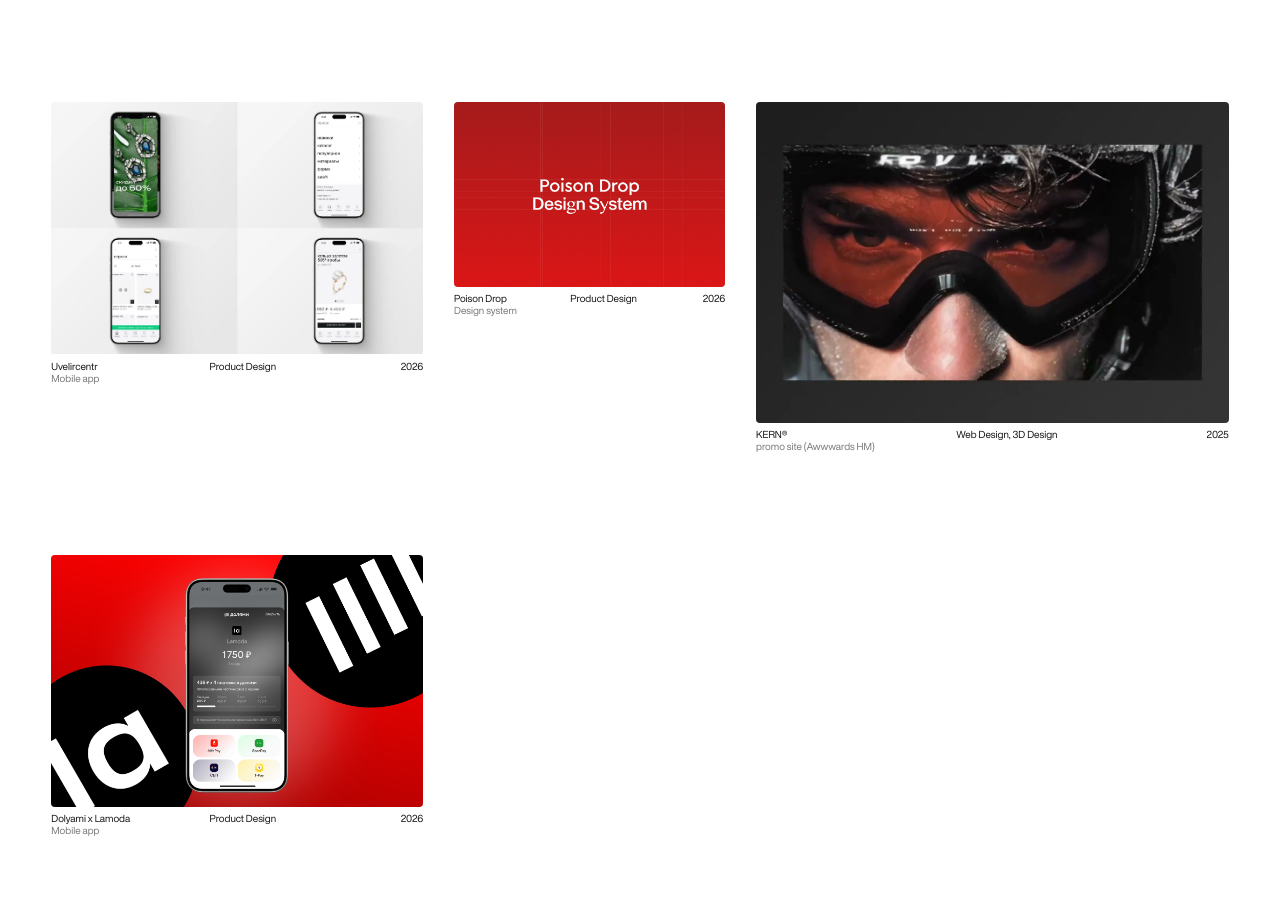
<file: archive.html>
<!doctype html>
<html lang="en" translate="no" class="notranslate">
<head>
<meta charset="utf-8" />
<meta name="viewport" content="width=device-width,initial-scale=1" />
<meta name="google" content="notranslate" />
<title>Archive — Anastasia Kuznetsova</title>
<meta name="description" content="Archive of case studies by Anastasia Kuznetsova." />
<link rel="icon" href="/morion-design-site/favicon.ico?v=20260502" sizes="any" />
<link rel="icon" href="/morion-design-site/favicon.svg?v=20260502" type="image/svg+xml" />
<link rel="icon" href="/morion-design-site/favicon-32.png?v=20260502" type="image/png" sizes="32x32" />
<link rel="apple-touch-icon" href="/morion-design-site/apple-touch-icon.png?v=20260502" />
<meta name="theme-color" content="#ffffff" />
<link rel="stylesheet" href="style.css?v=20260520-archive-row-align" />
</head>
<body class="archive-body">
  <main class="archive-shell" aria-label="Archive">
    <div class="archive-grid">
      <a class="archive-case" href="cases/uvc.html" aria-label="Open Uvelircentr case">
        <div class="archive-media">
          <video src="media/SuperUVC/video_main-home.mp4?v=20260510-main-video" poster="media/SuperUVC/video_main-poster.jpg?v=20260510-main-video" preload="metadata" autoplay muted loop playsinline></video>
        </div>
        <div class="archive-caption">
          <div class="archive-title-block">
            <p class="title">Uvelircentr</p>
            <p class="faded">Mobile app</p>
          </div>
          <p class="archive-category">Product Design</p>
          <p class="archive-year">2026</p>
        </div>
      </a>

      <article class="archive-case" aria-label="Poison Drop case">
        <div class="archive-media">
          <img src="media/pd-vremnno.jpg?v=20260503-pd-desktop" alt="Poison Drop design system preview" loading="eager" decoding="async">
        </div>
        <div class="archive-caption">
          <div class="archive-title-block">
            <p class="title">Poison Drop</p>
            <p class="faded">Design system</p>
          </div>
          <p class="archive-category">Product Design</p>
          <p class="archive-year">2026</p>
        </div>
      </article>

      <a class="archive-case" href="cases/kern.html" aria-label="Open KERN case">
        <div class="archive-media">
          <video src="media/kern/kern-case/kern-home-preview.mp4?v=20260505-kern-video-fix" poster="media/kern/kern-case/final-video-poster.jpg" preload="metadata" autoplay muted loop playsinline></video>
        </div>
        <div class="archive-caption">
          <div class="archive-title-block">
            <p class="title">KERN®</p>
            <p class="faded">promo site (Awwwards HM)</p>
          </div>
          <p class="archive-category">Web Design, 3D Design</p>
          <p class="archive-year">2025</p>
        </div>
      </a>

      <a class="archive-case" href="cases/dolyami.html" aria-label="Open Dolyami x Lamoda case">
        <div class="archive-media">
          <img src="media/case5-new.png" alt="Dolyami x Lamoda preview" loading="lazy" decoding="async">
        </div>
        <div class="archive-caption">
          <div class="archive-title-block">
            <p class="title">Dolyami x Lamoda</p>
            <p class="faded">Mobile app</p>
          </div>
          <p class="archive-category">Product Design</p>
          <p class="archive-year">2026</p>
        </div>
      </a>
    </div>
  </main>
</body>
</html>
</file>
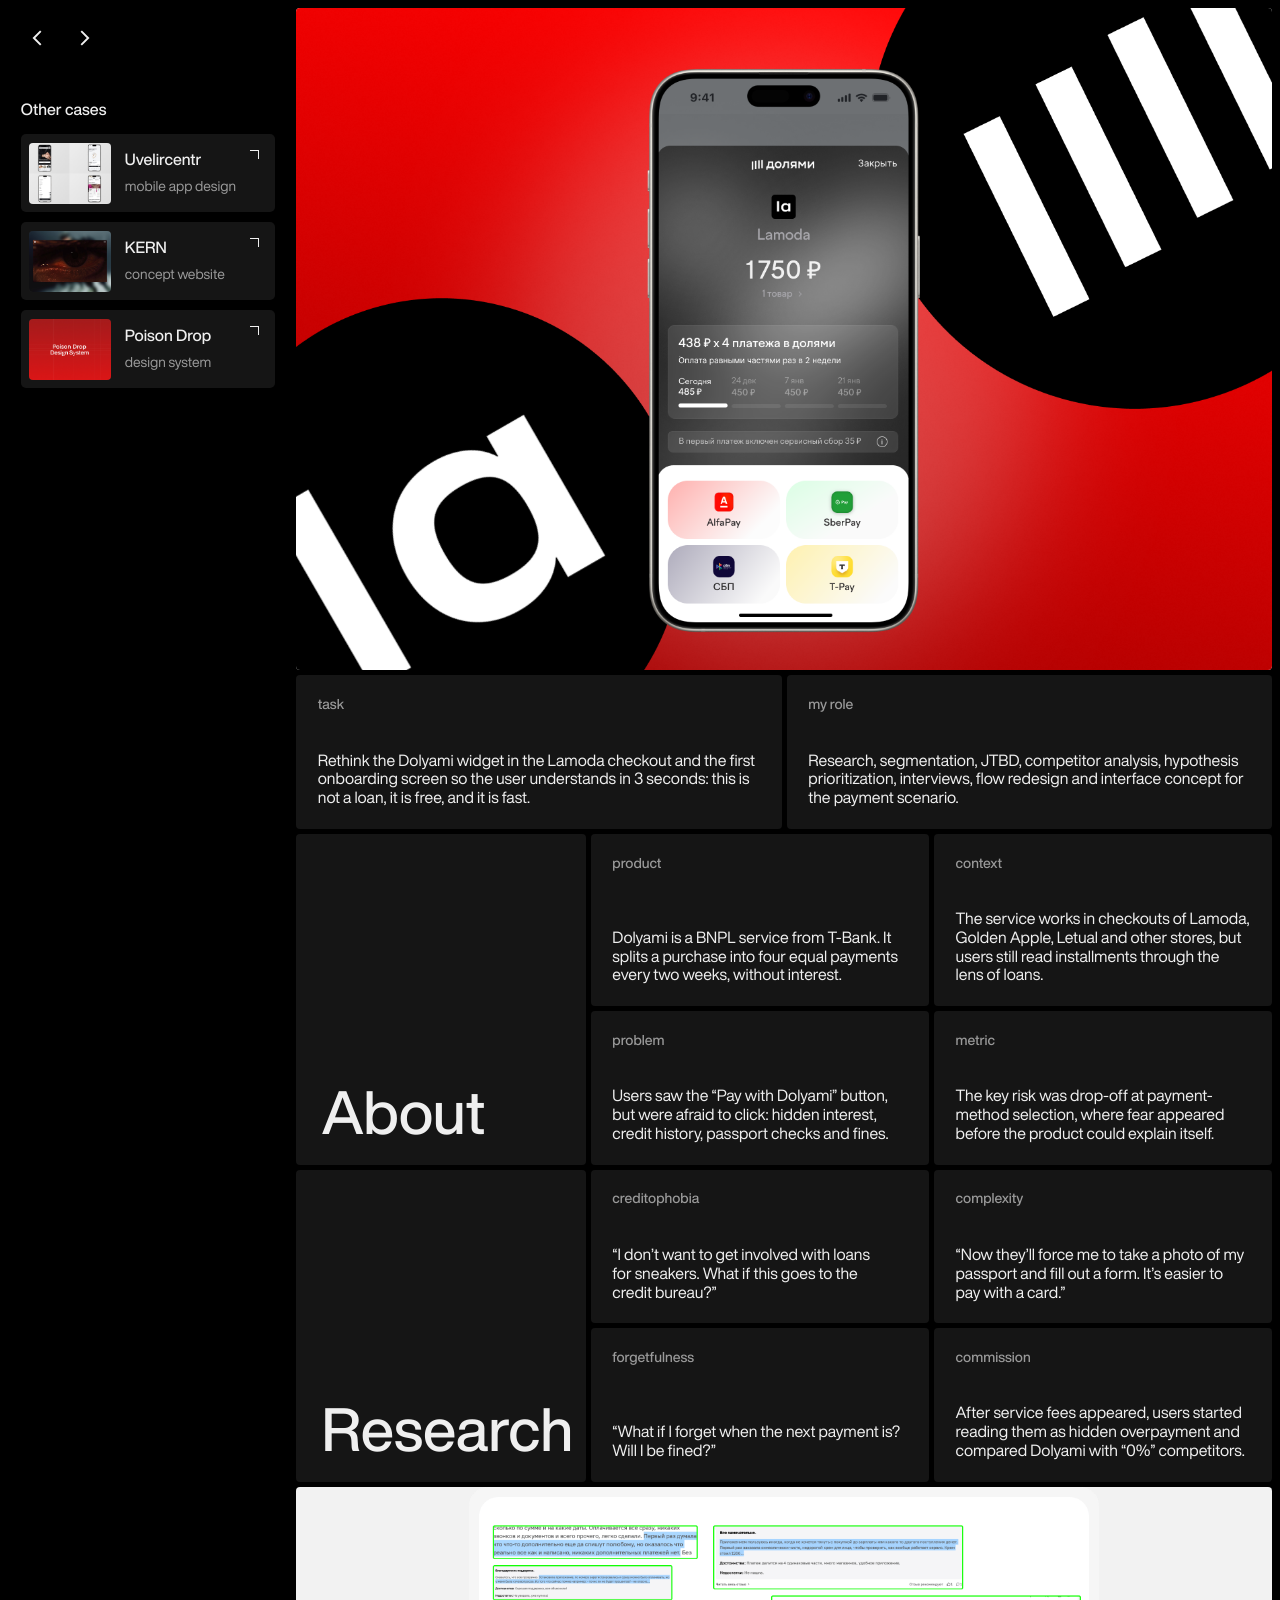
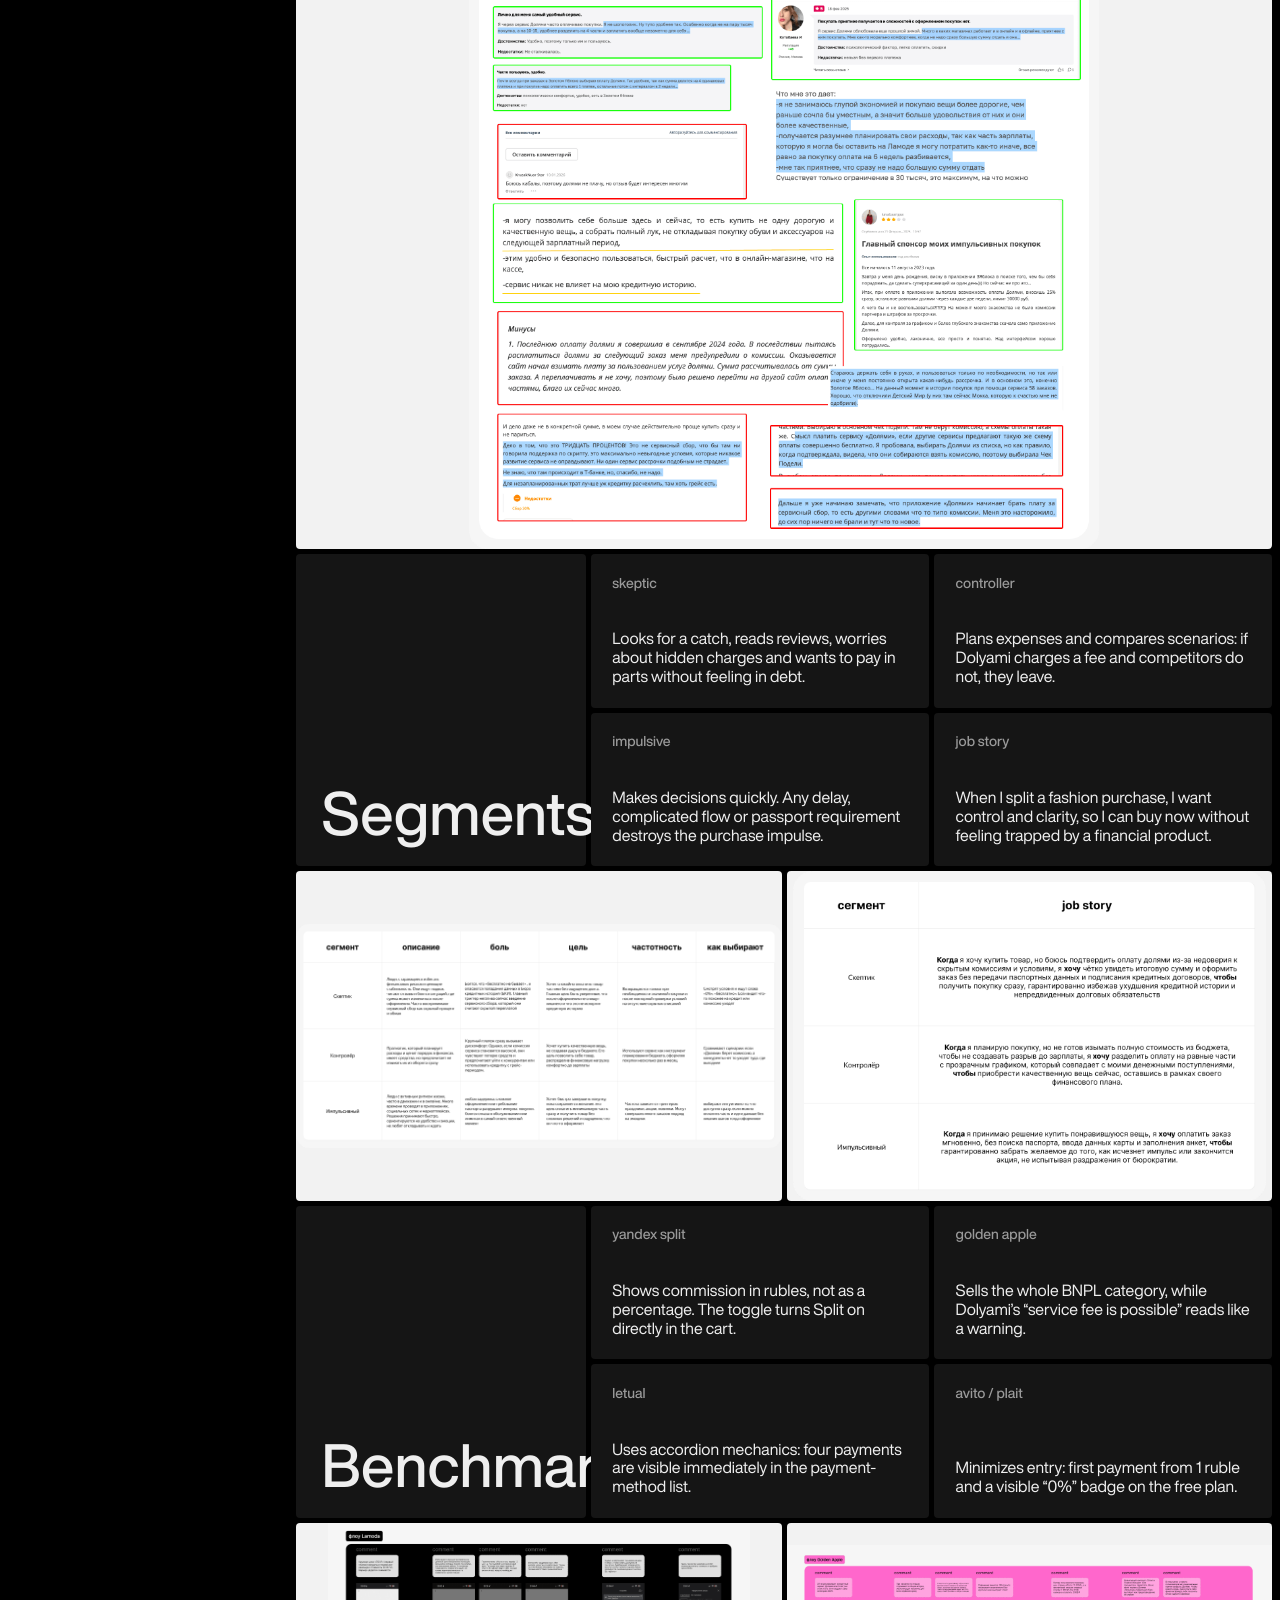
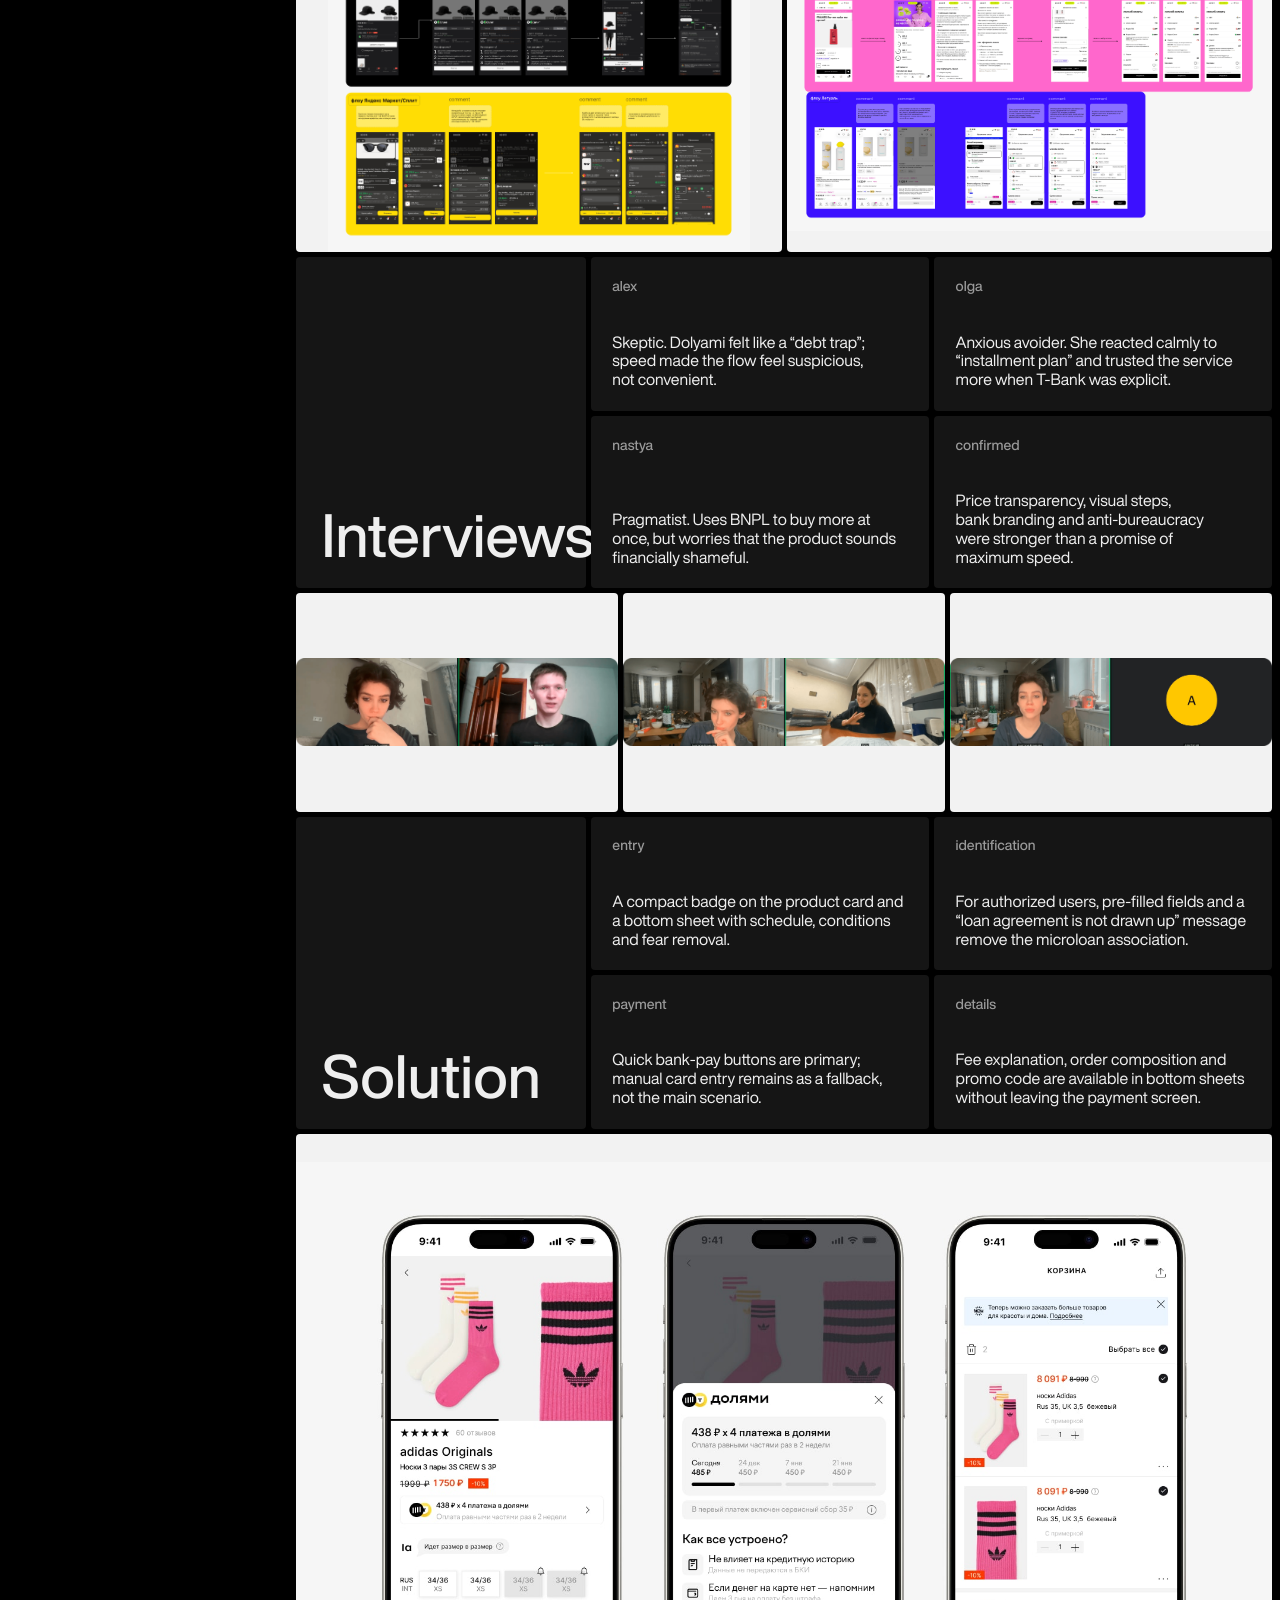
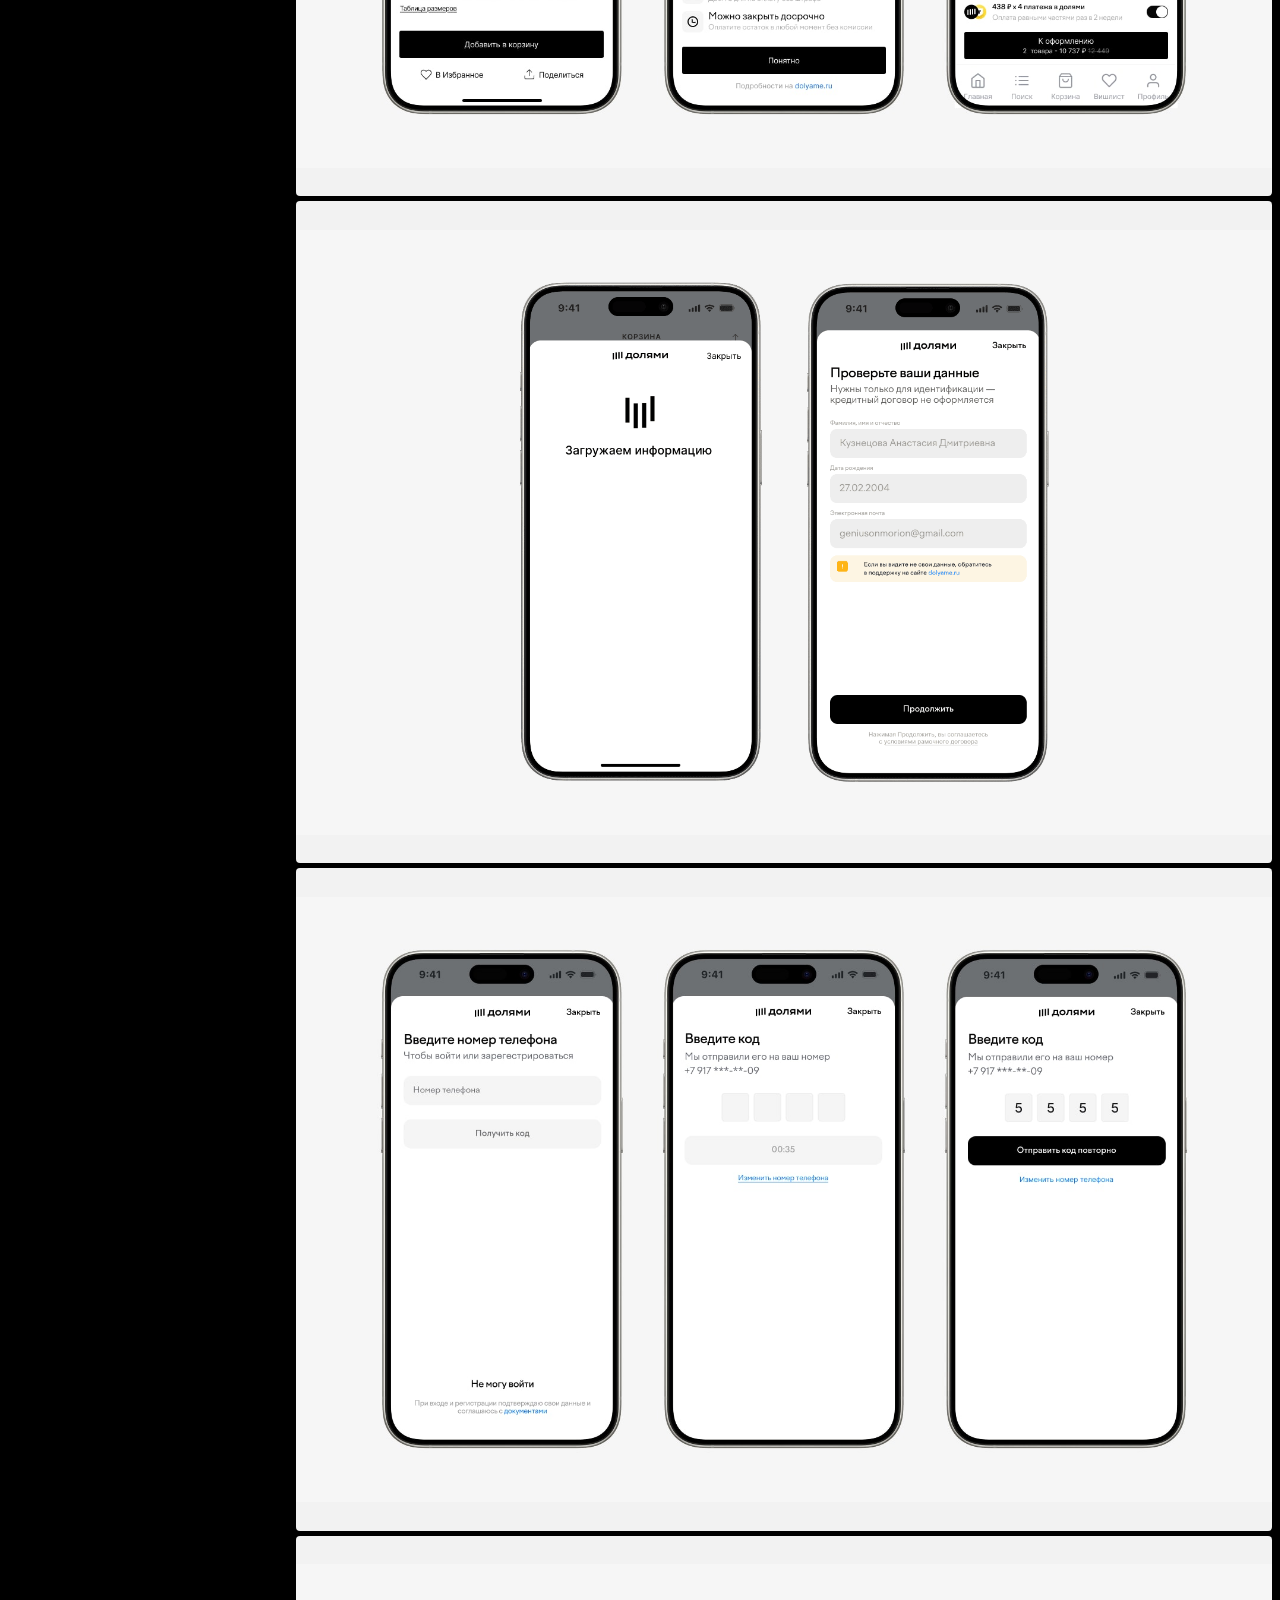
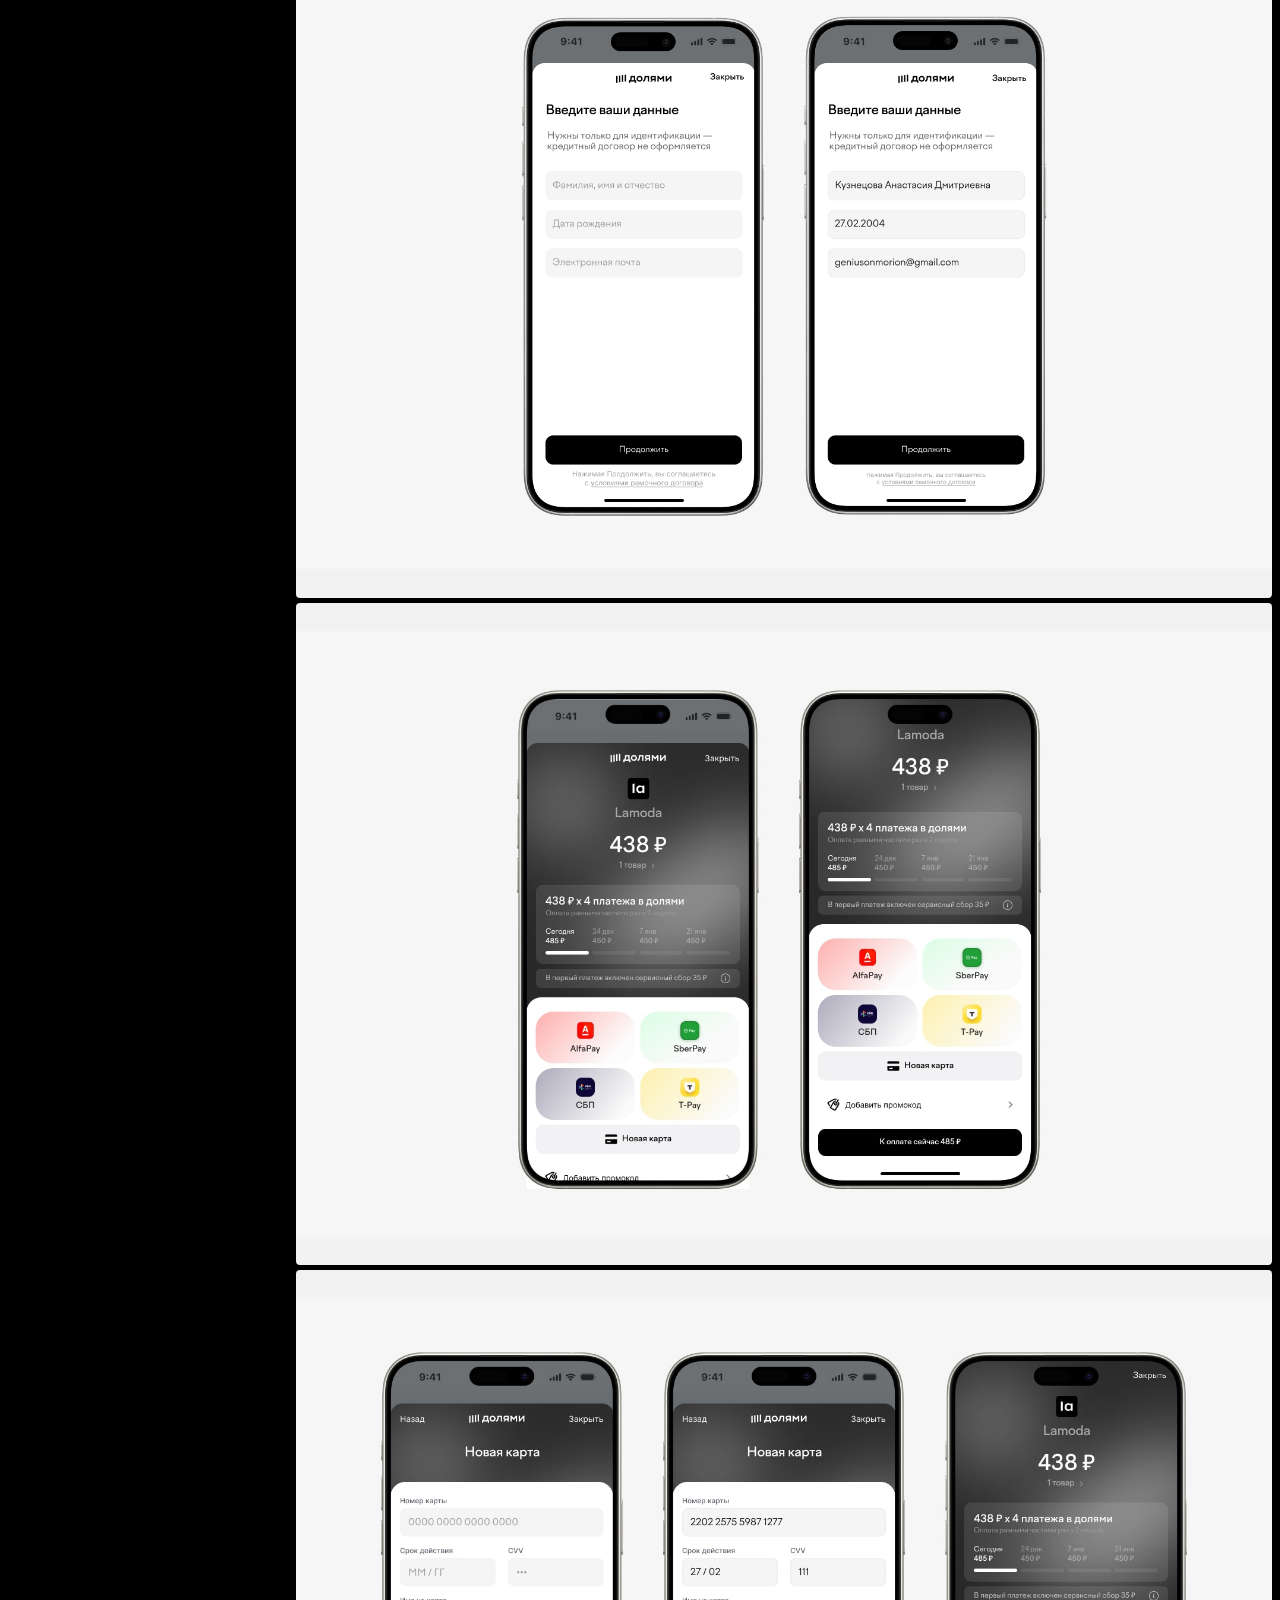
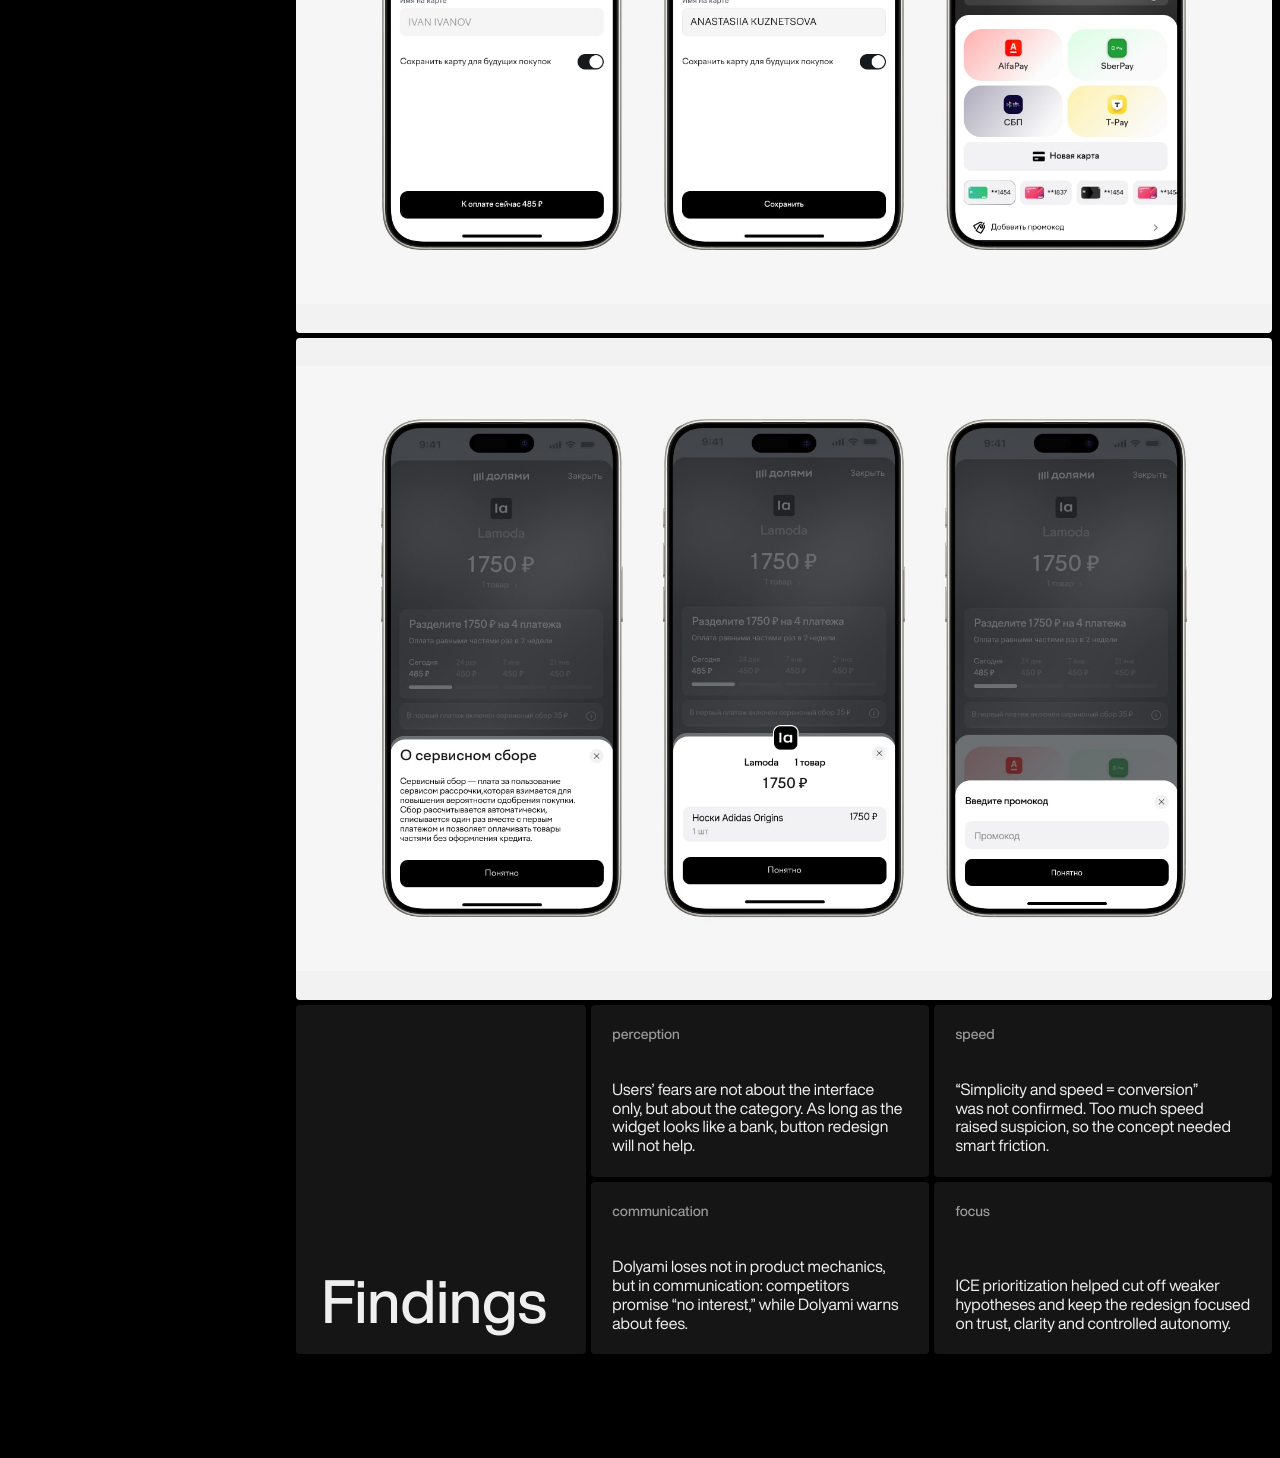
<file: cases/dolyami.html>
<!doctype html>
<html lang="en">
<head>
<meta charset="utf-8" />
<meta name="viewport" content="width=device-width,initial-scale=1" />
<title>Dolyami x Lamoda - mobile app - Anastasia Kuznetsova</title>
<link rel="icon" href="/morion-design-site/favicon.ico?v=20260502" sizes="any" />
<link rel="icon" href="/morion-design-site/favicon.svg?v=20260502" type="image/svg+xml" />
<link rel="icon" href="/morion-design-site/favicon-32.png?v=20260502" type="image/png" sizes="32x32" />
<link rel="apple-touch-icon" href="/morion-design-site/apple-touch-icon.png?v=20260502" />
<meta name="theme-color" content="#000000" />
<meta name="description" content="Dolyami x Lamoda case: research on distrust of installment plans, interviews, segments, JTBD and payment flow redesign." />
<link rel="canonical" href="https://geniusonmorion-eng.github.io/morion-design-site/cases/dolyami.html" />
<meta property="og:type" content="article" />
<meta property="og:title" content="Dolyami x Lamoda - mobile app" />
<meta property="og:description" content="How to make the BNPL scenario clearer and safer for users to understand." />
<meta property="og:image" content="https://geniusonmorion-eng.github.io/morion-design-site/media/case5-new.png" />
<meta name="twitter:card" content="summary_large_image" />
<link rel="preload" as="image" href="../media/case5-new.png" />
<link rel="stylesheet" href="../style.css?v=20260520-dolyami-case-flow" />
<style>
  html,
  body {
    min-height: 100%;
    height: auto;
    overflow: auto;
    background: #000;
    color: #efefef;
  }

  body {
    --dl-sidebar: clamp(280px, 18vw, 340px);
    --dl-gap: 8px;
    --dl-text: #efefef;
    --dl-muted: #9a9a9a;
    --dl-panel: #151515;
    --dl-panel-soft: #202020;
    --dl-media-bg: #f2f2f2;
  }

  .dl-shell {
    display: grid;
    grid-template-columns: var(--dl-sidebar) minmax(0, 1fr);
    gap: var(--dl-gap);
    min-height: 100vh;
    padding: var(--dl-gap);
    background: #000;
  }

  .dl-sidebar {
    position: fixed;
    top: var(--dl-gap);
    left: var(--dl-gap);
    z-index: 5;
    width: var(--dl-sidebar);
    height: calc(100svh - var(--dl-gap) * 2);
    min-height: 560px;
    display: flex;
    flex-direction: column;
    overflow: auto;
    padding: clamp(12px, 1vw, 18px);
    border-radius: 6px;
    background: #000;
    color: var(--dl-text);
  }

  .dl-sidebar-head {
    display: grid;
    grid-template-columns: auto 1fr auto;
    align-items: center;
    gap: 12px;
  }

  .dl-title {
    position: absolute;
    width: 1px;
    height: 1px;
    overflow: hidden;
    clip: rect(0 0 0 0);
    white-space: nowrap;
  }

  .dl-icon-link {
    width: 34px;
    height: 34px;
    display: inline-flex;
    align-items: center;
    justify-content: center;
    border-radius: 0;
    background: transparent;
    color: var(--dl-text);
    appearance: none;
    border: 0;
    padding: 0;
    cursor: pointer;
    transition: opacity 180ms ease;
  }

  .dl-icon-link:hover {
    opacity: 0.72;
  }

  .dl-icon-link svg {
    width: 22px;
    height: 22px;
  }

  .related-cases {
    display: flex;
    flex-direction: column;
    gap: 10px;
    padding: clamp(34px, 5vh, 56px) 0 0;
  }

  .sidebar-section-title {
    margin: 0 0 6px;
    color: var(--dl-text);
    font-size: clamp(16px, 1.2vw, 18px);
    line-height: 1.15;
    font-weight: 500;
  }

  .related-card {
    position: relative;
    min-height: 78px;
    display: grid;
    grid-template-columns: 82px minmax(0, 1fr);
    align-items: center;
    gap: 14px;
    padding: 8px 34px 8px 8px;
    border-radius: 5px;
    background: var(--dl-panel);
    color: var(--dl-text);
    transition: background 180ms ease, transform 180ms ease;
  }

  .related-card::after {
    content: "";
    position: absolute;
    top: 16px;
    right: 16px;
    width: 8px;
    height: 8px;
    border-top: 1.5px solid currentColor;
    border-right: 1.5px solid currentColor;
  }

  .related-card:hover {
    background: var(--dl-panel-soft);
    transform: translateY(-1px);
  }

  .related-thumb {
    position: relative;
    width: 82px;
    aspect-ratio: 1.34;
    overflow: hidden;
    border-radius: 4px;
    background: #262626;
  }

  .related-thumb img {
    position: absolute;
    inset: 0;
    width: 100%;
    height: 100%;
    object-fit: cover;
    display: block;
  }

  .related-copy {
    min-width: 0;
  }

  .related-copy strong {
    display: block;
    margin-bottom: 9px;
    color: var(--dl-text);
    font-size: 16px;
    line-height: 1.05;
    font-weight: 500;
    white-space: nowrap;
    overflow: hidden;
    text-overflow: ellipsis;
  }

  .related-copy span {
    display: block;
    color: var(--dl-muted);
    font-size: 14px;
    line-height: 1.35;
  }

  .dl-content {
    grid-column: 2;
    min-width: 0;
    padding-bottom: 96px;
    background: #000;
    color: var(--dl-text);
  }

  .dl-case-flow {
    width: 100%;
    max-width: none;
    display: flex;
    flex-direction: column;
    gap: 5px;
    margin: 0;
  }

  .dl-media {
    position: relative;
    overflow: hidden;
    border-radius: 4px;
    background: var(--dl-media-bg);
  }

  .dl-media img {
    width: 100%;
    height: 100%;
    display: block;
    object-fit: cover;
  }

  .dl-media.is-contain img {
    object-fit: contain;
  }

  .dl-media.hero {
    aspect-ratio: 1904 / 1292;
  }

  .dl-card-grid,
  .dl-media-grid {
    display: grid;
    gap: 5px;
    margin: 0;
  }

  .dl-brief-grid,
  .dl-two-grid {
    grid-template-columns: repeat(2, minmax(0, 1fr));
  }

  .dl-three-grid {
    grid-template-columns: repeat(3, minmax(0, 1fr));
  }

  .dl-brief-card,
  .dl-overview-item,
  .dl-finding-card {
    min-height: clamp(150px, 12vw, 220px);
    display: flex;
    flex-direction: column;
    justify-content: space-between;
    padding: clamp(18px, 1.7vw, 28px);
    border-radius: 4px;
    background: var(--dl-panel);
  }

  .dl-brief-card h2,
  .dl-overview-item h2,
  .dl-finding-card h2 {
    margin: 0;
    color: var(--dl-muted);
    font-size: clamp(13px, 1.1vw, 18px);
    line-height: 1.05;
    font-weight: 500;
    text-transform: lowercase;
  }

  .dl-brief-card p,
  .dl-overview-item p,
  .dl-finding-card p {
    margin: clamp(20px, 3vw, 54px) 0 0;
    color: var(--dl-text);
    font-size: clamp(16px, 1.2vw, 22px);
    line-height: 1.18;
    font-weight: 400;
    text-wrap: pretty;
  }

  .dl-overview {
    display: grid;
    grid-template-columns: minmax(0, 0.85fr) minmax(0, 2fr);
    gap: 5px;
  }

  .dl-overview-title {
    min-height: clamp(180px, 20vw, 360px);
    display: flex;
    align-items: flex-end;
    padding: clamp(18px, 2vw, 34px);
    border-radius: 4px;
    background: var(--dl-panel);
    color: var(--dl-text);
    font-size: clamp(42px, 4.7vw, 104px);
    line-height: 0.92;
    font-weight: 500;
  }

  .dl-overview-list {
    display: grid;
    grid-template-columns: repeat(2, minmax(0, 1fr));
    gap: 5px;
  }

  .dl-wide-media {
    aspect-ratio: 1904 / 1292;
  }

  .dl-screen-media {
    aspect-ratio: 1904 / 1292;
  }

  .dl-solution-grid {
    grid-template-columns: 1fr;
  }

  .dl-note {
    min-height: clamp(126px, 10vw, 190px);
    display: flex;
    align-items: flex-end;
    padding: clamp(18px, 1.7vw, 28px);
    border-radius: 4px;
    background: var(--dl-panel);
  }

  .dl-note p {
    margin: 0;
    color: var(--dl-text);
    font-size: clamp(18px, 1.5vw, 28px);
    line-height: 1.12;
    font-weight: 400;
    text-wrap: pretty;
  }

  .dl-findings-grid {
    grid-template-columns: repeat(2, minmax(0, 1fr));
  }

  @media (max-width: 1040px) {
    body {
      --dl-sidebar: 260px;
    }

    .related-cases {
      padding-top: 30px;
    }

    .related-card {
      grid-template-columns: 72px minmax(0, 1fr);
      gap: 12px;
      min-height: 78px;
    }

    .related-thumb {
      width: 72px;
    }
  }

  @media (max-width: 780px) {
    .dl-shell {
      display: block;
      padding: 8px;
    }

    .dl-sidebar {
      position: relative;
      left: auto;
      top: auto;
      width: auto;
      height: auto;
      min-height: 0;
      margin-bottom: 8px;
      padding: 8px;
    }

    .related-cases {
      display: grid;
      grid-template-columns: repeat(2, minmax(0, 1fr));
      gap: 8px;
      padding: 16px 0 0;
    }

    .related-cases .sidebar-section-title {
      grid-column: 1 / -1;
    }

    .related-card {
      grid-template-columns: 56px minmax(0, 1fr);
      min-height: 76px;
      padding: 8px 28px 8px 8px;
    }

    .related-thumb {
      width: 56px;
    }

    .dl-content {
      padding-bottom: 64px;
    }

    .dl-brief-grid,
    .dl-two-grid,
    .dl-three-grid,
    .dl-overview,
    .dl-overview-list,
    .dl-findings-grid {
      grid-template-columns: 1fr;
    }

    .dl-overview-title {
      min-height: 180px;
      font-size: clamp(42px, 16vw, 74px);
    }
  }
</style>
</head>
<body>
  <div class="dl-shell">
    <aside class="dl-sidebar" aria-label="Case navigation">
      <header class="dl-sidebar-head">
        <a class="dl-icon-link" href="../index.html" data-transition aria-label="Back to home">
          <svg viewBox="0 0 16 16" aria-hidden="true"><path d="M10 3 L5 8 L10 13" fill="none" stroke="currentColor" stroke-width="1.4"/></svg>
        </a>
        <h1 class="dl-title">Dolyami x Lamoda</h1>
        <a class="dl-icon-link" href="uvc.html" data-transition aria-label="Next case">
          <svg viewBox="0 0 16 16" aria-hidden="true"><path d="M6 3 L11 8 L6 13" fill="none" stroke="currentColor" stroke-width="1.4"/></svg>
        </a>
      </header>

      <nav class="related-cases" aria-label="Other cases">
        <p class="sidebar-section-title">Other cases</p>
        <a class="related-card" href="uvc.html" data-transition>
          <span class="related-thumb"><img src="../media/uvc-test-screen.jpg?v=20260502-fast" alt="" loading="lazy"></span>
          <span class="related-copy">
            <strong>Uvelircentr</strong>
            <span>mobile app design</span>
          </span>
        </a>
        <a class="related-card" href="kern.html" data-transition>
          <span class="related-thumb"><img src="../media/kern/kern-case/preview-1-superkern.jpg?v=20260503-preview" alt="" loading="lazy"></span>
          <span class="related-copy">
            <strong>KERN</strong>
            <span>concept website</span>
          </span>
        </a>
        <a class="related-card" href="../index.html" data-transition>
          <span class="related-thumb"><img src="../media/pd-vremnno.jpg?v=20260503-pd-desktop" alt="" loading="lazy"></span>
          <span class="related-copy">
            <strong>Poison Drop</strong>
            <span>design system</span>
          </span>
        </a>
      </nav>
    </aside>

    <main class="dl-content">
      <div class="dl-case-flow">
        <figure class="dl-media hero">
          <img src="../media/case5-new.png" alt="Dolyami x Lamoda">
        </figure>

        <div class="dl-card-grid dl-brief-grid" aria-label="Project brief">
          <article class="dl-brief-card">
            <h2>task</h2>
            <p>Rethink the Dolyami widget in the Lamoda checkout and the first onboarding screen so the user understands in 3 seconds: this is not a loan, it is free, and it is fast.</p>
          </article>
          <article class="dl-brief-card">
            <h2>my role</h2>
            <p>Research, segmentation, JTBD, competitor analysis, hypothesis prioritization, interviews, flow redesign and interface concept for the payment scenario.</p>
          </article>
        </div>

        <section class="dl-overview" aria-label="About the project">
          <h2 class="dl-overview-title">About</h2>
          <div class="dl-overview-list">
            <div class="dl-overview-item">
              <h2>product</h2>
              <p>Dolyami is a BNPL service from T-Bank. It splits a purchase into four equal payments every two weeks, without interest.</p>
            </div>
            <div class="dl-overview-item">
              <h2>context</h2>
              <p>The service works in checkouts of Lamoda, Golden Apple, Letual and other stores, but users still read installments through the lens of loans.</p>
            </div>
            <div class="dl-overview-item">
              <h2>problem</h2>
              <p>Users saw the “Pay with Dolyami” button, but were afraid to click: hidden interest, credit history, passport checks and fines.</p>
            </div>
            <div class="dl-overview-item">
              <h2>metric</h2>
              <p>The key risk was drop-off at payment-method selection, where fear appeared before the product could explain itself.</p>
            </div>
          </div>
        </section>

        <section class="dl-overview" aria-label="Research">
          <h2 class="dl-overview-title">Research</h2>
          <div class="dl-overview-list">
            <div class="dl-overview-item">
              <h2>creditophobia</h2>
              <p>“I don’t want to get involved with loans for sneakers. What if this goes to the credit bureau?”</p>
            </div>
            <div class="dl-overview-item">
              <h2>complexity</h2>
              <p>“Now they’ll force me to take a photo of my passport and fill out a form. It’s easier to pay with a card.”</p>
            </div>
            <div class="dl-overview-item">
              <h2>forgetfulness</h2>
              <p>“What if I forget when the next payment is? Will I be fined?”</p>
            </div>
            <div class="dl-overview-item">
              <h2>commission</h2>
              <p>After service fees appeared, users started reading them as hidden overpayment and compared Dolyami with “0%” competitors.</p>
            </div>
          </div>
        </section>

        <figure class="dl-media dl-wide-media is-contain">
          <img loading="lazy" src="../media/dolyami/research.png" alt="Dolyami user review research">
        </figure>

        <section class="dl-overview" aria-label="Segments and jobs">
          <h2 class="dl-overview-title">Segments</h2>
          <div class="dl-overview-list">
            <div class="dl-overview-item">
              <h2>skeptic</h2>
              <p>Looks for a catch, reads reviews, worries about hidden charges and wants to pay in parts without feeling in debt.</p>
            </div>
            <div class="dl-overview-item">
              <h2>controller</h2>
              <p>Plans expenses and compares scenarios: if Dolyami charges a fee and competitors do not, they leave.</p>
            </div>
            <div class="dl-overview-item">
              <h2>impulsive</h2>
              <p>Makes decisions quickly. Any delay, complicated flow or passport requirement destroys the purchase impulse.</p>
            </div>
            <div class="dl-overview-item">
              <h2>job story</h2>
              <p>When I split a fashion purchase, I want control and clarity, so I can buy now without feeling trapped by a financial product.</p>
            </div>
          </div>
        </section>

        <div class="dl-media-grid dl-two-grid" aria-label="Segments and jobs visuals">
          <figure class="dl-media dl-screen-media is-contain">
            <img loading="lazy" src="../media/dolyami/segments.png" alt="Dolyami segments">
          </figure>
          <figure class="dl-media dl-screen-media is-contain">
            <img loading="lazy" src="../media/dolyami/jobs.png" alt="Dolyami JTBD">
          </figure>
        </div>

        <section class="dl-overview" aria-label="Competitive analysis">
          <h2 class="dl-overview-title">Benchmark</h2>
          <div class="dl-overview-list">
            <div class="dl-overview-item">
              <h2>yandex split</h2>
              <p>Shows commission in rubles, not as a percentage. The toggle turns Split on directly in the cart.</p>
            </div>
            <div class="dl-overview-item">
              <h2>golden apple</h2>
              <p>Sells the whole BNPL category, while Dolyami’s “service fee is possible” reads like a warning.</p>
            </div>
            <div class="dl-overview-item">
              <h2>letual</h2>
              <p>Uses accordion mechanics: four payments are visible immediately in the payment-method list.</p>
            </div>
            <div class="dl-overview-item">
              <h2>avito / plait</h2>
              <p>Minimizes entry: first payment from 1 ruble and a visible “0%” badge on the free plan.</p>
            </div>
          </div>
        </section>

        <div class="dl-media-grid dl-two-grid" aria-label="Competitive analysis screens">
          <figure class="dl-media dl-screen-media is-contain">
            <img loading="lazy" src="../media/dolyami/k1.png" alt="Competitive analysis - Yandex Split">
          </figure>
          <figure class="dl-media dl-screen-media is-contain">
            <img loading="lazy" src="../media/dolyami/k2.png" alt="Competitive analysis - Golden Apple">
          </figure>
        </div>

        <section class="dl-overview" aria-label="Interviews">
          <h2 class="dl-overview-title">Interviews</h2>
          <div class="dl-overview-list">
            <div class="dl-overview-item">
              <h2>alex</h2>
              <p>Skeptic. Dolyami felt like a “debt trap”; speed made the flow feel suspicious, not convenient.</p>
            </div>
            <div class="dl-overview-item">
              <h2>olga</h2>
              <p>Anxious avoider. She reacted calmly to “installment plan” and trusted the service more when T-Bank was explicit.</p>
            </div>
            <div class="dl-overview-item">
              <h2>nastya</h2>
              <p>Pragmatist. Uses BNPL to buy more at once, but worries that the product sounds financially shameful.</p>
            </div>
            <div class="dl-overview-item">
              <h2>confirmed</h2>
              <p>Price transparency, visual steps, bank branding and anti-bureaucracy were stronger than a promise of maximum speed.</p>
            </div>
          </div>
        </section>

        <div class="dl-media-grid dl-three-grid" aria-label="Interview materials">
          <figure class="dl-media dl-screen-media is-contain">
            <img loading="lazy" src="../media/dolyami/in1.png" alt="Alex interview">
          </figure>
          <figure class="dl-media dl-screen-media is-contain">
            <img loading="lazy" src="../media/dolyami/in2.png" alt="Olga interview">
          </figure>
          <figure class="dl-media dl-screen-media is-contain">
            <img loading="lazy" src="../media/dolyami/in3.png" alt="Nastya interview">
          </figure>
        </div>

        <section class="dl-overview" aria-label="Solution">
          <h2 class="dl-overview-title">Solution</h2>
          <div class="dl-overview-list">
            <div class="dl-overview-item">
              <h2>entry</h2>
              <p>A compact badge on the product card and a bottom sheet with schedule, conditions and fear removal.</p>
            </div>
            <div class="dl-overview-item">
              <h2>identification</h2>
              <p>For authorized users, pre-filled fields and a “loan agreement is not drawn up” message remove the microloan association.</p>
            </div>
            <div class="dl-overview-item">
              <h2>payment</h2>
              <p>Quick bank-pay buttons are primary; manual card entry remains as a fallback, not the main scenario.</p>
            </div>
            <div class="dl-overview-item">
              <h2>details</h2>
              <p>Fee explanation, order composition and promo code are available in bottom sheets without leaving the payment screen.</p>
            </div>
          </div>
        </section>

        <div class="dl-media-grid dl-three-grid dl-solution-grid" aria-label="Solution screens first row">
          <figure class="dl-media dl-screen-media is-contain">
            <img loading="lazy" src="../media/dolyami/1.png" alt="Start of registration">
          </figure>
          <figure class="dl-media dl-screen-media is-contain">
            <img loading="lazy" src="../media/dolyami/2.png" alt="Identification">
          </figure>
          <figure class="dl-media dl-screen-media is-contain">
            <img loading="lazy" src="../media/dolyami/3.png" alt="Minimal form">
          </figure>
        </div>

        <div class="dl-media-grid dl-two-grid dl-solution-grid" aria-label="Solution screens second row">
          <figure class="dl-media dl-screen-media is-contain">
            <img loading="lazy" src="../media/dolyami/4.png" alt="New user form">
          </figure>
          <figure class="dl-media dl-screen-media is-contain">
            <img loading="lazy" src="../media/dolyami/5.png" alt="Confirmation and payment">
          </figure>
        </div>

        <div class="dl-media-grid dl-two-grid dl-solution-grid" aria-label="Payment details screens">
          <figure class="dl-media dl-screen-media is-contain">
            <img loading="lazy" src="../media/dolyami/6.png" alt="Manual card entry">
          </figure>
          <figure class="dl-media dl-screen-media is-contain">
            <img loading="lazy" src="../media/dolyami/7.png" alt="Bottom sheets">
          </figure>
        </div>

        <section class="dl-overview" aria-label="Product findings">
          <h2 class="dl-overview-title">Findings</h2>
          <div class="dl-overview-list">
            <div class="dl-overview-item">
              <h2>perception</h2>
              <p>Users’ fears are not about the interface only, but about the category. As long as the widget looks like a bank, button redesign will not help.</p>
            </div>
            <div class="dl-overview-item">
              <h2>speed</h2>
              <p>“Simplicity and speed = conversion” was not confirmed. Too much speed raised suspicion, so the concept needed smart friction.</p>
            </div>
            <div class="dl-overview-item">
              <h2>communication</h2>
              <p>Dolyami loses not in product mechanics, but in communication: competitors promise “no interest,” while Dolyami warns about fees.</p>
            </div>
            <div class="dl-overview-item">
              <h2>focus</h2>
              <p>ICE prioritization helped cut off weaker hypotheses and keep the redesign focused on trust, clarity and controlled autonomy.</p>
            </div>
          </div>
        </section>
      </div>
    </main>
  </div>

<script>
const shell = document.querySelector('.dl-shell');

document.querySelectorAll('[data-transition]').forEach((link) => {
  link.addEventListener('click', (event) => {
    const href = link.getAttribute('href');
    if (!href || href.startsWith('#') || event.metaKey || event.ctrlKey || event.shiftKey || event.altKey) return;
    event.preventDefault();
    shell.style.transition = 'opacity 0.75s cubic-bezier(0.4, 0, 0.2, 1), transform 0.75s cubic-bezier(0.4, 0, 0.2, 1)';
    shell.style.opacity = '0';
    shell.style.transform = 'scale(0.985)';
    setTimeout(() => { window.location.href = href; }, 620);
  });
});
</script>
</body>
</html>
</file>
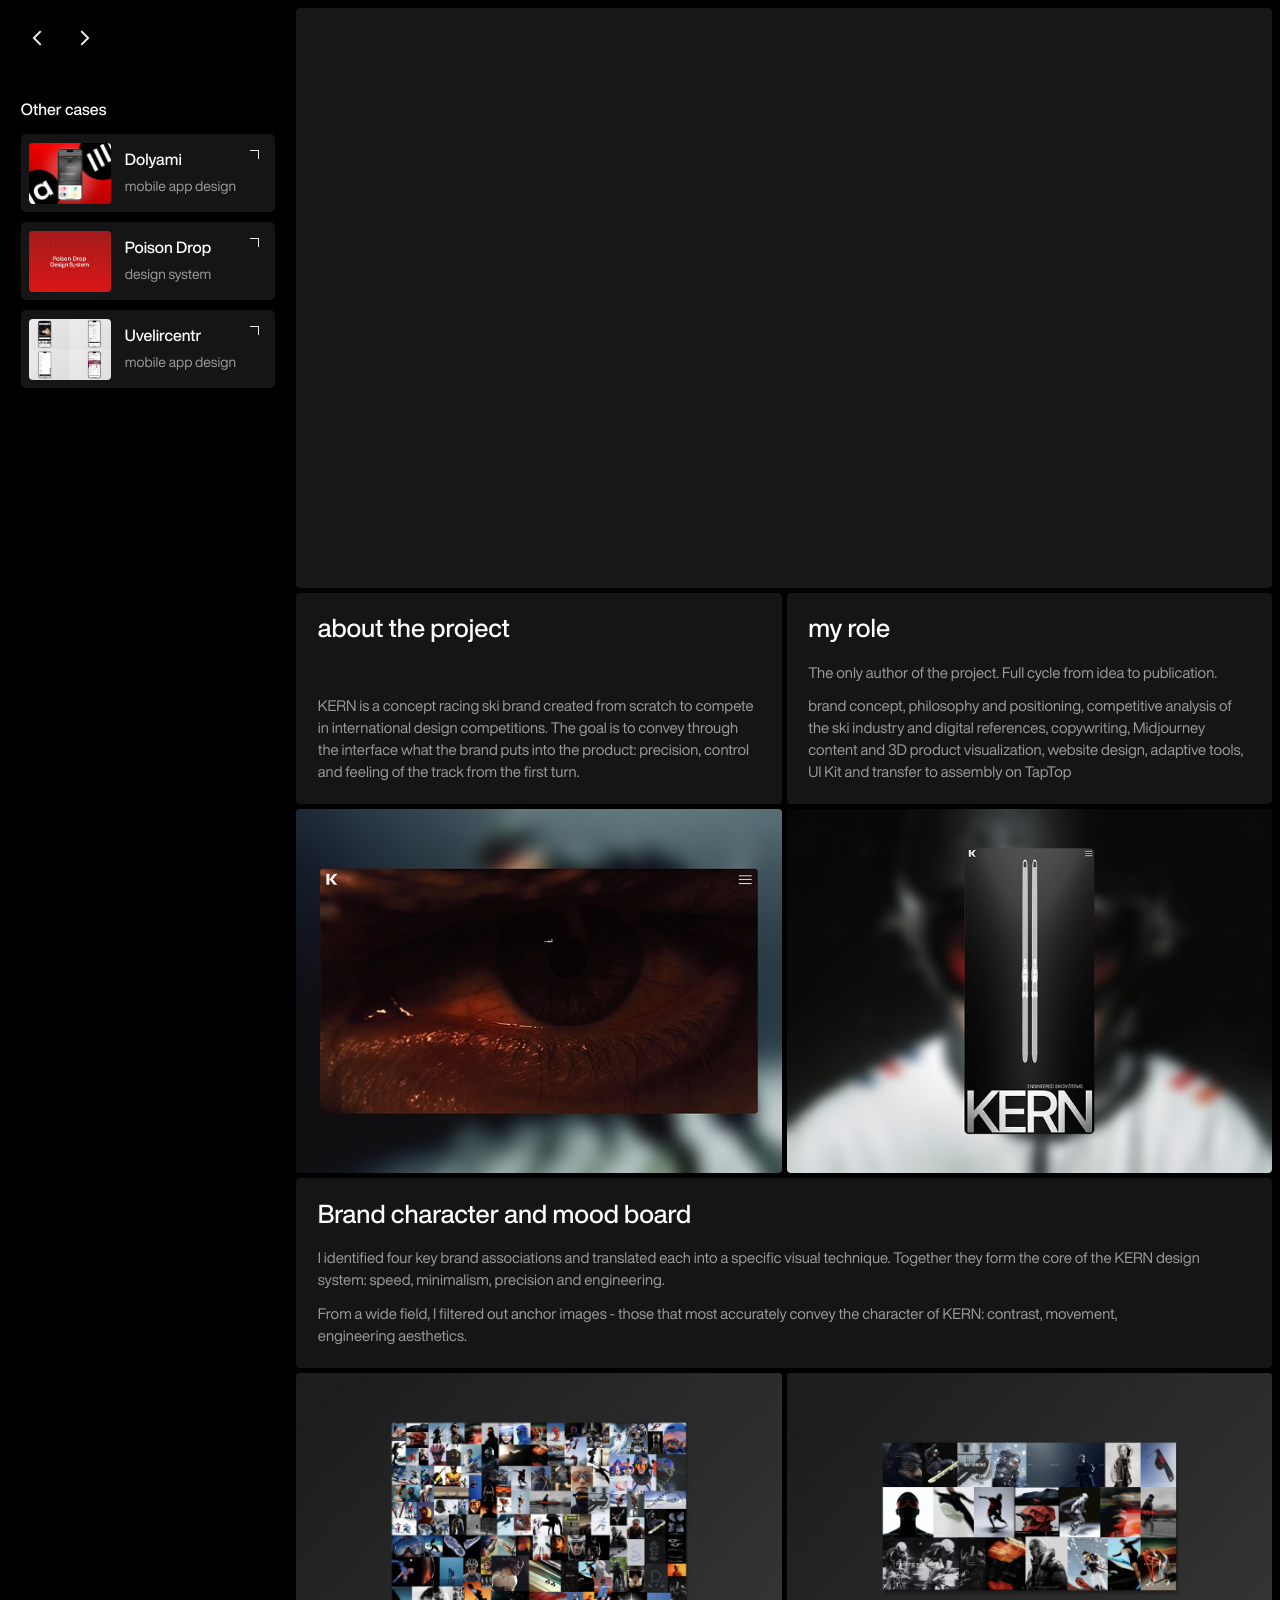
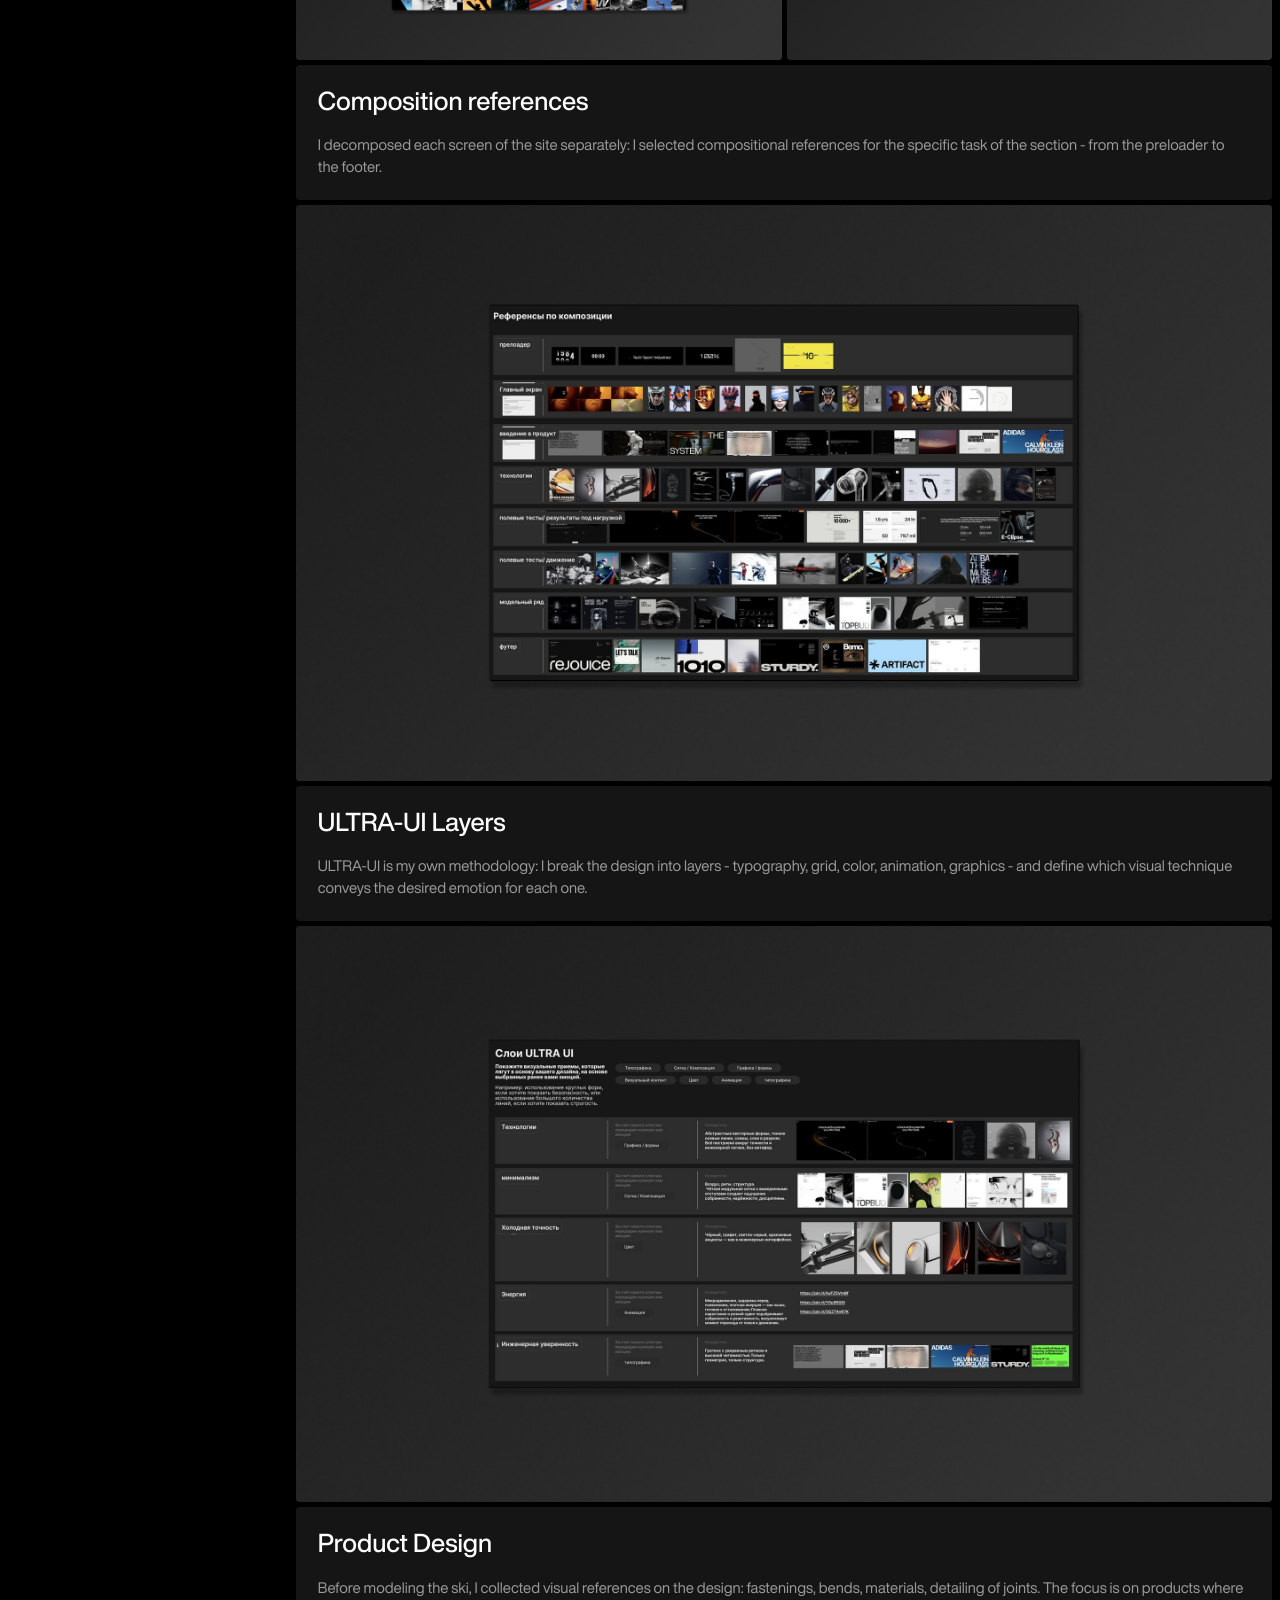
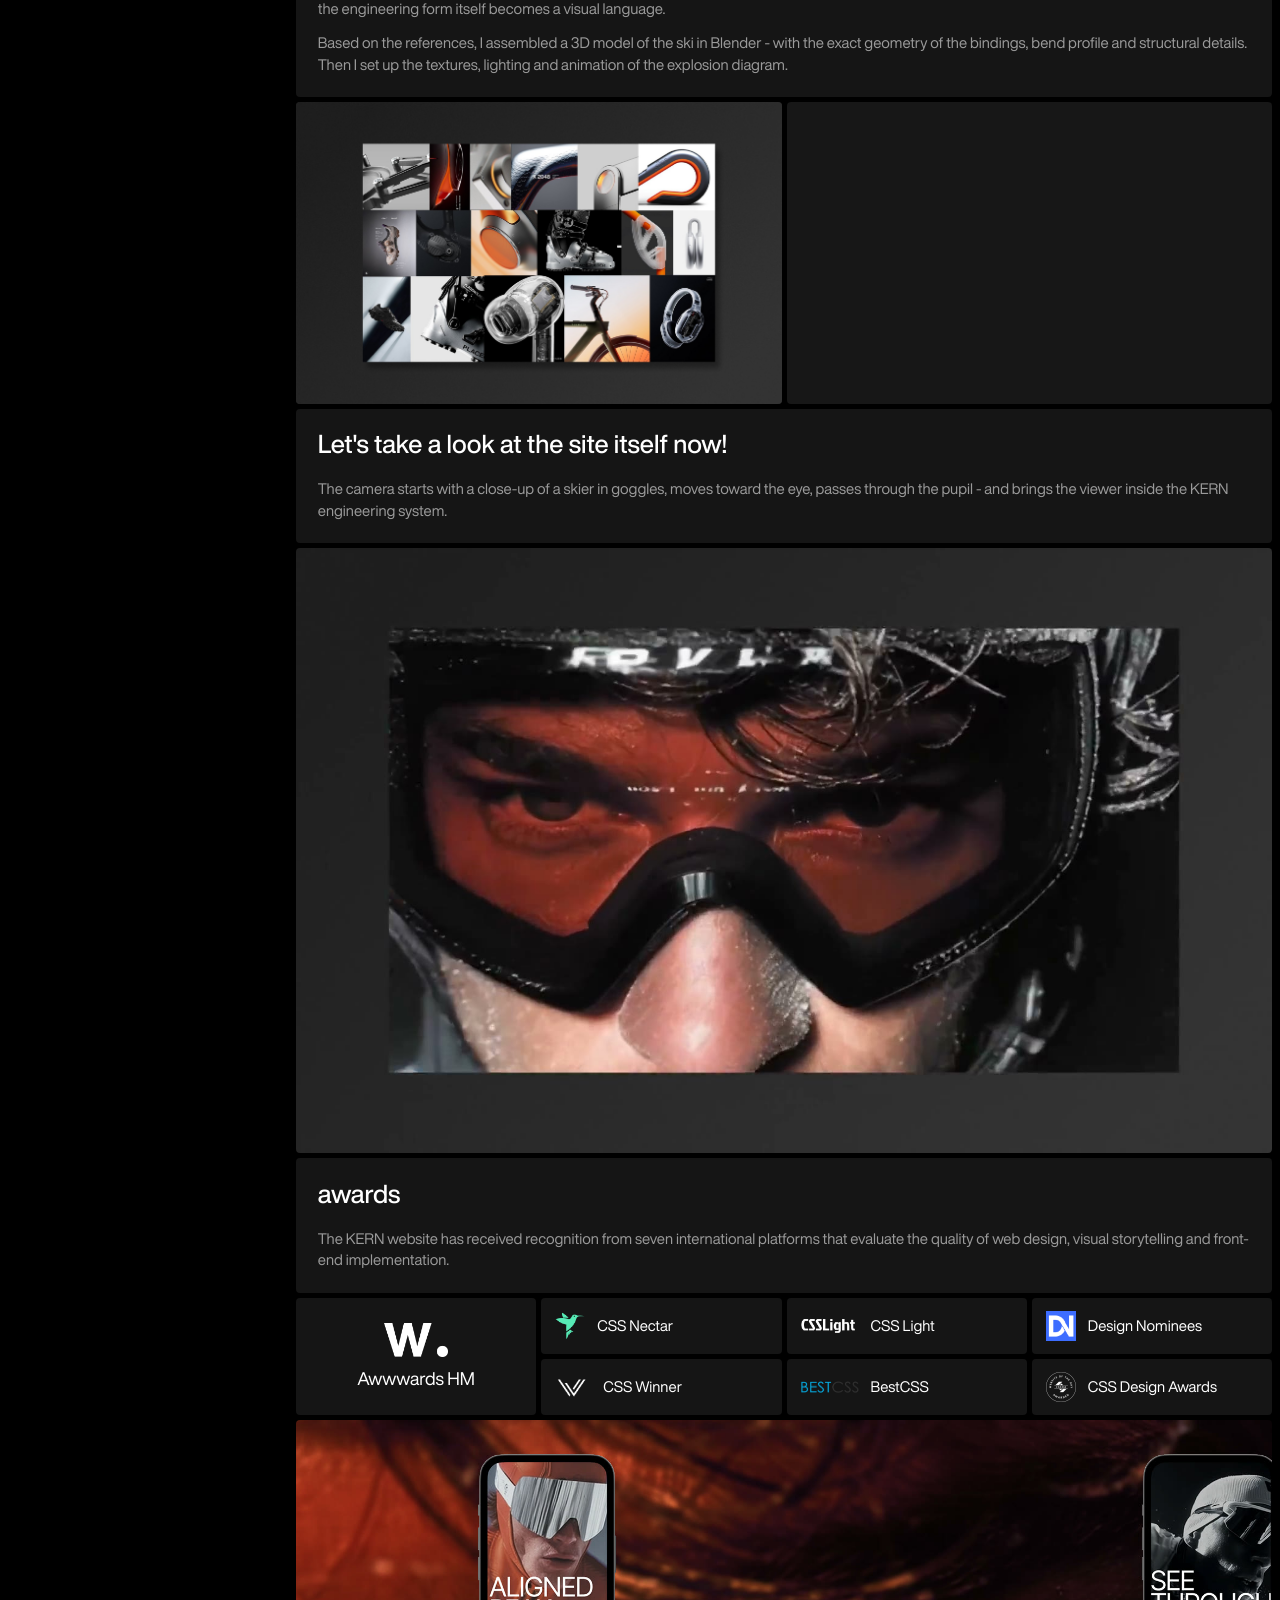
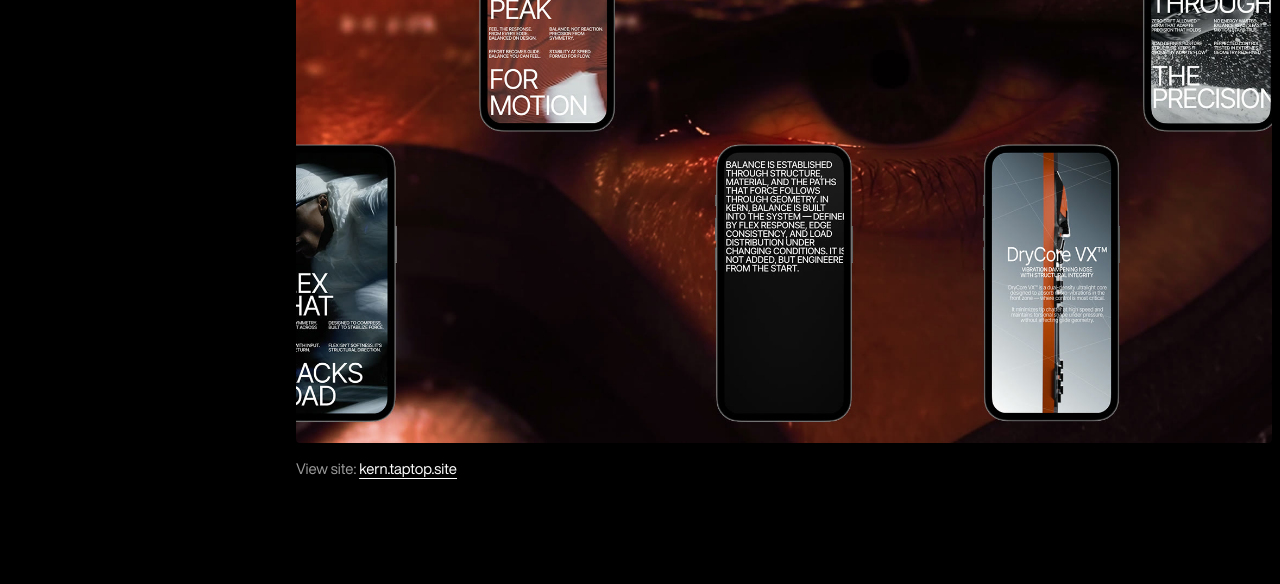
<file: cases/kern.html>
<!doctype html>
<html lang="en">
<head>
<meta charset="utf-8" />
<meta name="viewport" content="width=device-width,initial-scale=1" />
<title>KERN® – promo site – Anastasia Kuznetsova</title>
<link rel="icon" href="/morion-design-site/favicon.ico?v=20260502" sizes="any" />
<link rel="icon" href="/morion-design-site/favicon.svg?v=20260502" type="image/svg+xml" />
<link rel="icon" href="/morion-design-site/favicon-32.png?v=20260502" type="image/png" sizes="32x32" />
<link rel="apple-touch-icon" href="/morion-design-site/apple-touch-icon.png?v=20260502" />
<meta name="theme-color" content="#000000" />
<meta name="description" content="KERN case: promotional website, brand concept, 3D ski model, visual system, animations and international design awards." />
<link rel="canonical" href="https://geniusonmorion-eng.github.io/morion-design-site/cases/kern.html" />
<meta property="og:type" content="article" />
<meta property="og:title" content="KERN® — promo site" />
<meta property="og:description" content="Author's promotional site with 3D graphics, visual storytelling and awards from Awwwards, CSSDA and other platforms." />
<meta property="og:image" content="https://geniusonmorion-eng.github.io/morion-design-site/media/kern/kern-case/photo1.jpg" />
<meta name="twitter:card" content="summary_large_image" />
<link rel="preload" as="video" href="../media/kern/kern-case/kern-home-preview.mp4?v=20260505-kern-video-fix" type="video/mp4" />
<link rel="preload" as="image" href="../media/pd-vremnno.jpg?v=20260503-pd-desktop" />
<link rel="stylesheet" href="../style.css?v=20260503-pd-kern" />
<style>
  html,
  body {
    min-height: 100%;
    height: auto;
    overflow: auto;
    background: #000;
    color: #efefef;
  }

  body {
    --kern-sidebar: clamp(280px, 18vw, 340px);
    --kern-gap: 8px;
    --kern-text: #efefef;
    --kern-muted: #9a9a9a;
    --kern-panel: #151515;
    --kern-panel-soft: #1c1c1c;
    --kern-line: #252525;
  }

  .kern-shell {
    display: grid;
    grid-template-columns: var(--kern-sidebar) minmax(0, 1fr);
    gap: var(--kern-gap);
    min-height: 100vh;
    padding: var(--kern-gap);
    background: #000;
  }

  .kern-sidebar {
    position: fixed;
    top: var(--kern-gap);
    left: var(--kern-gap);
    z-index: 5;
    width: var(--kern-sidebar);
    height: calc(100svh - var(--kern-gap) * 2);
    min-height: 560px;
    display: flex;
    flex-direction: column;
    overflow: auto;
    padding: clamp(12px, 1vw, 18px);
    border-radius: 6px;
    background: #000;
    color: var(--kern-text);
  }

  .kern-sidebar-head {
    display: grid;
    grid-template-columns: auto 1fr auto;
    align-items: center;
    gap: 12px;
    padding: 0;
  }

  .kern-title {
    position: absolute;
    width: 1px;
    height: 1px;
    overflow: hidden;
    clip: rect(0 0 0 0);
    white-space: nowrap;
  }

  .kern-icon-link {
    width: 34px;
    height: 34px;
    display: inline-flex;
    align-items: center;
    justify-content: center;
    border-radius: 0;
    background: transparent;
    color: #efefef;
    transition: background 180ms ease, opacity 180ms ease;
  }

  .kern-icon-link:hover {
    background: transparent;
    opacity: 0.72;
  }

  .kern-icon-link svg {
    width: 22px;
    height: 22px;
  }

  .related-cases {
    display: flex;
    flex-direction: column;
    gap: 10px;
    padding: clamp(34px, 5vh, 56px) 0 0;
  }

  .sidebar-section-title {
    margin: 0 0 6px;
    color: #fff;
    font-size: clamp(16px, 1.2vw, 18px);
    line-height: 1.15;
    font-weight: 500;
  }

  .related-card {
    position: relative;
    min-height: 78px;
    display: grid;
    grid-template-columns: 82px minmax(0, 1fr);
    align-items: center;
    gap: 14px;
    padding: 8px 34px 8px 8px;
    border-radius: 5px;
    background: var(--kern-panel);
    color: var(--kern-text);
    transition: background 180ms ease, transform 180ms ease, opacity 180ms ease;
  }

  .related-card::after {
    content: "";
    position: absolute;
    top: 16px;
    right: 16px;
    width: 8px;
    height: 8px;
    border-top: 1.5px solid currentColor;
    border-right: 1.5px solid currentColor;
  }

  .related-card:hover {
    background: #202020;
    transform: translateY(-1px);
  }

  .related-thumb {
    position: relative;
    width: 82px;
    aspect-ratio: 1.34;
    overflow: hidden;
    border-radius: 4px;
    background: #262626;
  }

  .related-thumb img,
  .related-thumb video {
    position: absolute;
    inset: 0;
    width: 100%;
    height: 100%;
    object-fit: cover;
    display: block;
  }

  .related-copy {
    min-width: 0;
  }

  .related-copy strong {
    display: block;
    margin-bottom: 9px;
    color: #fff;
    font-size: 16px;
    line-height: 1.05;
    font-weight: 500;
    white-space: nowrap;
    overflow: hidden;
    text-overflow: ellipsis;
  }

  .related-copy span {
    display: block;
    color: var(--kern-muted);
    font-size: 14px;
    line-height: 1.35;
  }

  .case-section-nav {
    margin-top: auto;
    padding: 28px 20px 22px;
  }

  .case-section-nav p {
    margin-bottom: 14px;
    color: #fff;
    font-size: 14px;
    line-height: 1.2;
  }

  .case-section-nav a {
    display: block;
    width: fit-content;
    color: var(--kern-muted);
    font-size: 13px;
    line-height: 1.45;
    transition: color 180ms ease, opacity 180ms ease;
  }

  .case-section-nav a + a {
    margin-top: 7px;
  }

  .case-section-nav a:hover,
  .case-section-nav a.active {
    color: #fff;
  }

  .kern-content {
    grid-column: 2;
    min-width: 0;
    padding-bottom: 96px;
  }

  .kern-case-flow {
    width: 100%;
    max-width: none;
    margin: 0;
    display: flex;
    flex-direction: column;
    gap: 5px;
  }

  .kern-media {
    position: relative;
    overflow: hidden;
    border-radius: 4px;
    background: #171717;
  }

  .kern-media img,
  .kern-media video {
    width: 100%;
    height: 100%;
    display: block;
    object-fit: cover;
  }

  .kern-media.is-contain img,
  .kern-media.is-contain video {
    object-fit: contain;
    background: #202020;
  }

  .kern-media.hero {
    aspect-ratio: 1280 / 760;
  }

  .kern-info-grid {
    display: grid;
    grid-template-columns: minmax(0, 1fr) minmax(0, 1fr);
    gap: 5px;
    margin: 0;
  }

  .kern-text-block {
    min-height: clamp(150px, 12vw, 220px);
    display: flex;
    flex-direction: column;
    justify-content: space-between;
    padding: clamp(18px, 1.7vw, 28px);
    border-radius: 4px;
    background: var(--kern-panel);
  }

  .kern-text-block h2,
  .kern-section h2 {
    margin: 0 0 18px;
    color: #fff;
    font-size: clamp(20px, 2vw, 26px);
    line-height: 1.15;
    font-weight: 500;
  }

  .kern-text-block p,
  .kern-section p {
    color: var(--kern-muted);
    font-size: clamp(15px, 1.15vw, 17px);
    line-height: 1.45;
    font-weight: 400;
    text-wrap: pretty;
  }

  .kern-text-block p + p,
  .kern-section p + p {
    margin-top: 12px;
  }

  .kern-section {
    margin-top: 0;
    display: flex;
    flex-direction: column;
    gap: 5px;
  }

  .kern-section.is-spacious {
    margin-top: 0;
  }

  .kern-section-copy {
    max-width: none;
    margin-bottom: 0;
    padding: clamp(18px, 1.7vw, 28px);
    border-radius: 4px;
    background: var(--kern-panel);
  }

  .kern-media-grid {
    display: grid;
    grid-template-columns: repeat(2, minmax(0, 1fr));
    gap: 5px;
  }

  .kern-media-grid + .kern-section-copy,
  .kern-media + .kern-section-copy {
    margin-top: 34px;
  }

  .kern-media-grid .kern-media {
    aspect-ratio: 1.42;
  }

  .design-product-media {
    aspect-ratio: 1977 / 1227;
  }

  .superkern-media {
    aspect-ratio: 3225 / 2001;
  }

  .kern-media-wide {
    aspect-ratio: 2280 / 1456;
  }

  .kern-media-wide.is-short {
    aspect-ratio: 2262 / 572;
  }

  .kern-media-wide.is-video {
    aspect-ratio: 1280 / 758;
  }

  .kern-caption {
    margin-top: 10px;
    color: #777;
    font-size: 13px;
    line-height: 1.35;
  }

  .awards-grid {
    display: grid;
    grid-template-columns: repeat(4, minmax(0, 1fr));
    grid-auto-rows: 56px;
    gap: 5px;
    margin: 0;
  }

  .award-link {
    min-height: 0;
    height: 100%;
    display: flex;
    align-items: center;
    gap: 12px;
    padding: 12px 14px;
    border-radius: 4px;
    background: var(--kern-panel);
    color: #fff;
    font-size: 15px;
    line-height: 1.15;
    transition: background 180ms ease, opacity 180ms ease;
  }

  .award-link.is-tall {
    grid-column: auto;
    grid-row: span 2;
    flex-direction: column;
    justify-content: center;
    text-align: center;
    font-size: 18px;
  }

  .award-logo {
    flex: 0 0 auto;
    width: 46px;
    height: 26px;
    display: inline-flex;
    align-items: center;
    justify-content: center;
  }

  .award-logo img {
    display: block;
    width: auto;
    height: auto;
    max-width: 100%;
    max-height: 100%;
    object-fit: contain;
  }

  .award-logo.is-invert img {
    filter: brightness(0) invert(1);
  }

  .award-logo-awwwards {
    width: 92px;
    height: 34px;
  }

  .award-logo-nectar {
    width: 30px;
    height: 30px;
  }

  .award-logo-light {
    width: 58px;
  }

  .award-logo-winner {
    width: 36px;
    height: 28px;
  }

  .award-logo-best {
    width: 58px;
  }

  .award-logo-cssda,
  .award-logo-design {
    width: 30px;
    height: 30px;
  }

  .award-name {
    min-width: 0;
  }

  .award-link:hover {
    background: #202020;
    opacity: 0.82;
  }

  .site-link {
    color: #fff;
    text-decoration: underline;
    text-decoration-thickness: 1px;
    text-underline-offset: 4px;
  }

  @media (max-width: 1040px) {
    body {
      --kern-sidebar: 260px;
    }

    .related-cases {
      gap: 10px;
      padding-top: 30px;
    }

    .related-card {
      grid-template-columns: 72px minmax(0, 1fr);
      gap: 12px;
      min-height: 78px;
    }

    .related-thumb {
      width: 72px;
    }

    .related-copy strong {
      font-size: 14px;
      margin-bottom: 6px;
    }

    .related-copy span {
      font-size: 12px;
    }

    .awards-grid {
      grid-template-columns: repeat(2, minmax(0, 1fr));
    }
  }

  @media (max-width: 780px) {
    .kern-shell {
      display: block;
      padding: 8px;
    }

    .kern-sidebar {
      position: relative;
      left: auto;
      top: auto;
      width: auto;
      height: auto;
      min-height: 0;
      margin-bottom: 8px;
    }

    .kern-sidebar-head {
      grid-template-columns: auto 1fr auto;
      gap: 10px;
      padding: 0;
    }

    .kern-icon-link {
      width: 34px;
      height: 34px;
    }

    .related-cases {
      display: grid;
      grid-template-columns: repeat(2, minmax(0, 1fr));
      gap: 8px;
      padding: 12px 8px 8px;
    }

    .related-card {
      grid-template-columns: 56px minmax(0, 1fr);
      min-height: 76px;
      padding: 8px;
    }

    .related-thumb {
      width: 56px;
    }

    .case-section-nav {
      display: none;
    }

    .kern-content {
      padding-bottom: 64px;
    }

    .kern-info-grid,
    .kern-media-grid {
      grid-template-columns: 1fr;
    }

    .kern-info-grid {
      gap: 5px;
      margin: 0;
    }

    .kern-section {
      margin-top: 0;
    }

    .kern-section.is-spacious {
      margin-top: 0;
    }

    .kern-media-grid .kern-media,
    .kern-media.hero,
    .kern-media-wide,
    .kern-media-wide.is-short,
    .kern-media-wide.is-video {
      aspect-ratio: 1.42;
    }

    .award-link.is-tall {
      flex-direction: row;
      justify-content: flex-start;
      text-align: left;
      font-size: 15px;
      grid-row: auto;
      min-height: 56px;
    }
  }

  @media (max-width: 520px) {
    .related-cases {
      grid-template-columns: 1fr;
    }

    .related-card {
      grid-template-columns: 76px minmax(0, 1fr);
    }

    .related-thumb {
      width: 76px;
    }

    .kern-text-block h2,
    .kern-section h2 {
      font-size: 20px;
    }

    .awards-grid {
      grid-template-columns: 1fr;
    }

    .award-link.is-tall {
      grid-column: auto;
      grid-row: auto;
      min-height: 56px;
    }
  }

  .kern-media-grid .superkern-media,
  .kern-media-wide.superkern-media {
    aspect-ratio: 22 / 13;
  }

  .kern-media-grid .design-product-media {
    aspect-ratio: 1977 / 1227;
  }

  #product .kern-media-grid .kern-media {
    aspect-ratio: 1977 / 1227;
  }

  #site-preview .kern-media-wide {
    aspect-ratio: 2560 / 1588;
  }

  .kern-media-grid .case-preview-media {
    aspect-ratio: 4 / 3;
  }

  @media (min-width: 781px) {
    .awards-grid {
      grid-template-columns: repeat(4, minmax(0, 1fr));
    }

    .award-link.is-tall {
      grid-column: auto;
      grid-row: span 2;
    }
  }
</style>
</head>
<body>
  <div class="kern-shell">
    <aside class="kern-sidebar" aria-label="Case navigation">
      <header class="kern-sidebar-head">
        <a class="kern-icon-link" href="../index.html" data-transition aria-label="Back to home">
          <svg viewBox="0 0 16 16" aria-hidden="true"><path d="M10 3 L5 8 L10 13" fill="none" stroke="currentColor" stroke-width="1.4"/></svg>
        </a>
        <h1 class="kern-title">KERN</h1>
        <a class="kern-icon-link" href="dolyami.html" data-transition aria-label="Next case">
          <svg viewBox="0 0 16 16" aria-hidden="true"><path d="M6 3 L11 8 L6 13" fill="none" stroke="currentColor" stroke-width="1.4"/></svg>
        </a>
      </header>

      <nav class="related-cases" aria-label="Other cases">
        <p class="sidebar-section-title">Other cases</p>
        <a class="related-card" href="dolyami.html" data-transition>
          <span class="related-thumb"><img src="../media/case5-new.png" alt="" loading="lazy"></span>
          <span class="related-copy">
            <strong>Dolyami</strong>
            <span>mobile app design</span>
          </span>
        </a>
        <a class="related-card" href="../index.html" data-transition>
          <span class="related-thumb"><img src="../media/pd-vremnno.jpg?v=20260503-pd-desktop" alt="" loading="lazy"></span>
          <span class="related-copy">
            <strong>Poison Drop</strong>
            <span>design system</span>
          </span>
        </a>
        <a class="related-card" href="uvc.html" data-transition>
          <span class="related-thumb"><img src="../media/uvc-test-screen.jpg?v=20260502-fast" alt="" loading="lazy"></span>
          <span class="related-copy">
            <strong>Uvelircentr</strong>
            <span>mobile app design</span>
          </span>
        </a>
      </nav>
    </aside>

    <main class="kern-content">
      <div class="kern-case-flow">
        <figure class="kern-media hero">
          <video preload="auto" src="../media/kern/kern-case/kern-home-preview.mp4?v=20260505-kern-video-fix" autoplay data-autoplay="true" muted loop playsinline></video>
        </figure>

        <section class="kern-info-grid" id="about">
          <div class="kern-text-block">
            <h2>about the project</h2>
            <p>KERN is a concept racing ski brand created from scratch to compete in international design competitions. The goal is to convey through the interface what the brand puts into the product: precision, control and feeling of the track from the first turn.</p>
          </div>
          <div class="kern-text-block">
            <h2>my role</h2>
            <p>The only author of the project. Full cycle from idea to publication.</p>
            <p>brand concept, philosophy and positioning, competitive analysis of the ski industry and digital references, copywriting, Midjourney content and 3D product visualization, website design, adaptive tools, UI Kit and transfer to assembly on TapTop</p>
          </div>
        </section>

        <div class="kern-media-grid" aria-label="First KERN screens">
          <figure class="kern-media case-preview-media is-contain">
            <img src="../media/kern/kern-case/preview-1-superkern.jpg?v=20260503-preview" alt="KERN preview 1" loading="eager" decoding="async">
          </figure>
          <figure class="kern-media case-preview-media is-contain">
            <img src="../media/kern/kern-case/preview-2-superkern.jpg?v=20260503-preview" alt="KERN preview 2" loading="eager" decoding="async">
          </figure>
        </div>

        <section class="kern-section is-spacious" id="brand">
          <div class="kern-section-copy">
            <h2>Brand character and mood board</h2>
            <p>I identified four key brand associations and translated each into a specific visual technique. Together they form the core of the KERN design system: speed, minimalism, precision and engineering.</p>
            <p>From a wide field, I filtered out anchor images - those that most accurately convey the character of KERN: contrast, movement, engineering aesthetics.</p>
          </div>
          <div class="kern-media-grid brand-moodboards">
            <figure class="kern-media superkern-media is-contain">
              <img loading="lazy" src="../media/kern/kern-case/moodboard-superkern.jpg?v=20260503-superkern-clean" alt="Moodboard KERN">
            </figure>
            <figure class="kern-media superkern-media is-contain">
              <img loading="lazy" src="../media/kern/kern-case/priority-moodboard-superkern.jpg?v=20260503-superkern-clean" alt="Priority moodboard KERN">
            </figure>
          </div>
        </section>

        <section class="kern-section is-spacious" id="references">
          <div class="kern-section-copy">
            <h2>Composition references</h2>
            <p>I decomposed each screen of the site separately: I selected compositional references for the specific task of the section - from the preloader to the footer.</p>
          </div>
          <figure class="kern-media kern-media-wide superkern-media is-contain">
            <img loading="lazy" src="../media/kern/kern-case/reference-composition-superkern.jpg?v=20260503-superkern-clean" alt="Compositional references for KERN screens">
          </figure>
        </section>

        <section class="kern-section is-spacious">
          <div class="kern-section-copy">
            <h2>ULTRA-UI Layers</h2>
            <p>ULTRA-UI is my own methodology: I break the design into layers - typography, grid, color, animation, graphics - and define which visual technique conveys the desired emotion for each one.</p>
          </div>
          <figure class="kern-media kern-media-wide superkern-media is-contain">
            <img loading="lazy" src="../media/kern/kern-case/ultra-ui-superkern.jpg?v=20260503-superkern-clean" alt="ULTRA-UI layers for KERN">
          </figure>
        </section>

        <section class="kern-section is-spacious" id="product">
          <div class="kern-section-copy">
            <h2>Product Design</h2>
            <p>Before modeling the ski, I collected visual references on the design: fastenings, bends, materials, detailing of joints. The focus is on products where the engineering form itself becomes a visual language.</p>
            <p>Based on the references, I assembled a 3D model of the ski in Blender - with the exact geometry of the bindings, bend profile and structural details. Then I set up the textures, lighting and animation of the explosion diagram.</p>
          </div>
          <div class="kern-media-grid">
            <figure class="kern-media design-product-media is-contain">
              <img loading="lazy" src="../media/kern/kern-case/design-to-product2-superkern.jpg?v=20260503-design-product2" alt="Design to product">
            </figure>
            <figure class="kern-media is-video">
              <video preload="metadata" src="../media/kern/kern-case/design3-lite.mp4?v=20260503-kern" data-autoplay="true" muted loop playsinline></video>
            </figure>
          </div>
        </section>

        <section class="kern-section is-spacious" id="site-preview">
          <div class="kern-section-copy">
            <h2>Let's take a look at the site itself now!</h2>
            <p>The camera starts with a close-up of a skier in goggles, moves toward the eye, passes through the pupil - and brings the viewer inside the KERN engineering system.</p>
          </div>
          <figure class="kern-media kern-media-wide is-video">
            <video preload="none" poster="../media/kern/kern-case/final-video-poster.jpg?v=20260519-kern-opt" src="../media/kern/kern-case/final-video-web.mp4?v=20260519-kern-opt" data-autoplay="true" muted loop playsinline></video>
          </figure>
        </section>

        <section class="kern-section is-spacious" id="awards">
          <div class="kern-section-copy">
            <h2>awards</h2>
            <p>The KERN website has received recognition from seven international platforms that evaluate the quality of web design, visual storytelling and front-end implementation.</p>
          </div>
          <div class="awards-grid">
            <a class="award-link is-tall" href="https://www.awwwards.com/sites/kern" target="_blank" rel="noopener noreferrer"><span class="award-logo award-logo-awwwards is-invert" aria-hidden="true"><img src="../media/kern/kern-case/award-logos/awwwards.png?v=20260503-award-logos" alt="" loading="lazy" decoding="async"></span><span class="award-name">Awwwards HM</span></a>
            <a class="award-link" href="https://www.cssnectar.com/" target="_blank" rel="noopener noreferrer"><span class="award-logo award-logo-nectar" aria-hidden="true"><img src="../media/kern/kern-case/award-logos/cssnectar.png?v=20260503-award-logos" alt="" loading="lazy" decoding="async"></span><span class="award-name">CSS Nectar</span></a>
            <a class="award-link" href="https://www.csslight.com/" target="_blank" rel="noopener noreferrer"><span class="award-logo award-logo-light" aria-hidden="true"><img src="../media/kern/kern-case/award-logos/csslight.png?v=20260503-award-logos" alt="" loading="lazy" decoding="async"></span><span class="award-name">CSS Light</span></a>
            <a class="award-link" href="https://www.designnominees.com/" target="_blank" rel="noopener noreferrer"><span class="award-logo award-logo-design" aria-hidden="true"><img src="../media/kern/kern-case/award-logos/designnominees.png?v=20260503-award-logos" alt="" loading="lazy" decoding="async"></span><span class="award-name">Design Nominees</span></a>
            <a class="award-link" href="https://www.csswinner.com/" target="_blank" rel="noopener noreferrer"><span class="award-logo award-logo-winner is-invert" aria-hidden="true"><img src="../media/kern/kern-case/award-logos/csswinner.png?v=20260503-award-logos" alt="" loading="lazy" decoding="async"></span><span class="award-name">CSS Winner</span></a>
            <a class="award-link" href="https://www.bestcss.in/" target="_blank" rel="noopener noreferrer"><span class="award-logo award-logo-best" aria-hidden="true"><img src="../media/kern/kern-case/award-logos/bestcss.png?v=20260503-award-logos" alt="" loading="lazy" decoding="async"></span><span class="award-name">BestCSS</span></a>
            <a class="award-link" href="https://www.cssdesignawards.com/" target="_blank" rel="noopener noreferrer"><span class="award-logo award-logo-cssda is-invert" aria-hidden="true"><img src="../media/kern/kern-case/award-logos/cssda.png?v=20260503-award-logos" alt="" loading="lazy" decoding="async"></span><span class="award-name">CSS Design Awards</span></a>
          </div>
          <figure class="kern-media kern-media-wide">
            <img loading="lazy" src="../media/kern/kern-case/last.jpg?v=20260519-kern-opt" alt="Final screen of the KERN website">
          </figure>
          <p class="kern-caption">View site: <a class="site-link" href="https://kern.taptop.site" target="_blank" rel="noopener noreferrer">kern.taptop.site</a></p>
        </section>
      </div>
    </main>
  </div>

<script>
const shell = document.querySelector('.kern-shell');
const caseVideos = Array.from(document.querySelectorAll('.kern-media video'));

function playCaseVideo(video) {
  if (video.dataset.loadRequested !== 'true' && video.readyState < HTMLMediaElement.HAVE_CURRENT_DATA) {
    video.dataset.loadRequested = 'true';
    if (video.preload === 'none') video.preload = 'metadata';
    video.load();
  }
  video.play().catch(() => {});
}

function pauseCaseVideo(video) {
  if (!video.paused) video.pause();
}

if ('IntersectionObserver' in window) {
  const videoObserver = new IntersectionObserver((entries) => {
    entries.forEach((entry) => {
      const video = entry.target;
      const shouldAutoplay = video.autoplay || video.dataset.autoplay === 'true';
      if (entry.isIntersecting && shouldAutoplay && !document.hidden) playCaseVideo(video);
      else pauseCaseVideo(video);
    });
  }, { rootMargin: '220px 0px', threshold: 0.05 });
  caseVideos.forEach((video) => videoObserver.observe(video));
} else {
  caseVideos.forEach((video) => playCaseVideo(video));
}

document.addEventListener('visibilitychange', () => {
  if (document.hidden) {
    caseVideos.forEach((video) => pauseCaseVideo(video));
  } else {
    caseVideos.forEach((video) => {
      const rect = video.getBoundingClientRect();
      const shouldAutoplay = video.autoplay || video.dataset.autoplay === 'true';
      if (shouldAutoplay && rect.bottom > -220 && rect.top < window.innerHeight + 220) playCaseVideo(video);
    });
  }
});

const sectionLinks = Array.from(document.querySelectorAll('.case-section-nav a'));
const sections = sectionLinks
  .map((link) => document.querySelector(link.getAttribute('href')))
  .filter(Boolean);

function updateActiveSection() {
  if (!sectionLinks.length) return;
  let activeId = sections[0]?.id || '';
  const offset = window.innerHeight * 0.35;
  sections.forEach((section) => {
    if (section.getBoundingClientRect().top <= offset) activeId = section.id;
  });
  sectionLinks.forEach((link) => {
    link.classList.toggle('active', link.getAttribute('href') === `#${activeId}`);
  });
}

updateActiveSection();
window.addEventListener('scroll', updateActiveSection, { passive: true });

document.querySelectorAll('[data-transition]').forEach((link) => {
  link.addEventListener('click', (event) => {
    const href = link.getAttribute('href');
    if (!href || href.startsWith('#') || event.metaKey || event.ctrlKey || event.shiftKey || event.altKey) return;
    event.preventDefault();
    shell.style.transition = 'opacity 0.75s cubic-bezier(0.4, 0, 0.2, 1), transform 0.75s cubic-bezier(0.4, 0, 0.2, 1)';
    shell.style.opacity = '0';
    shell.style.transform = 'scale(0.985)';
    setTimeout(() => { window.location.href = href; }, 620);
  });
});
</script>
</body>
</html>
</file>
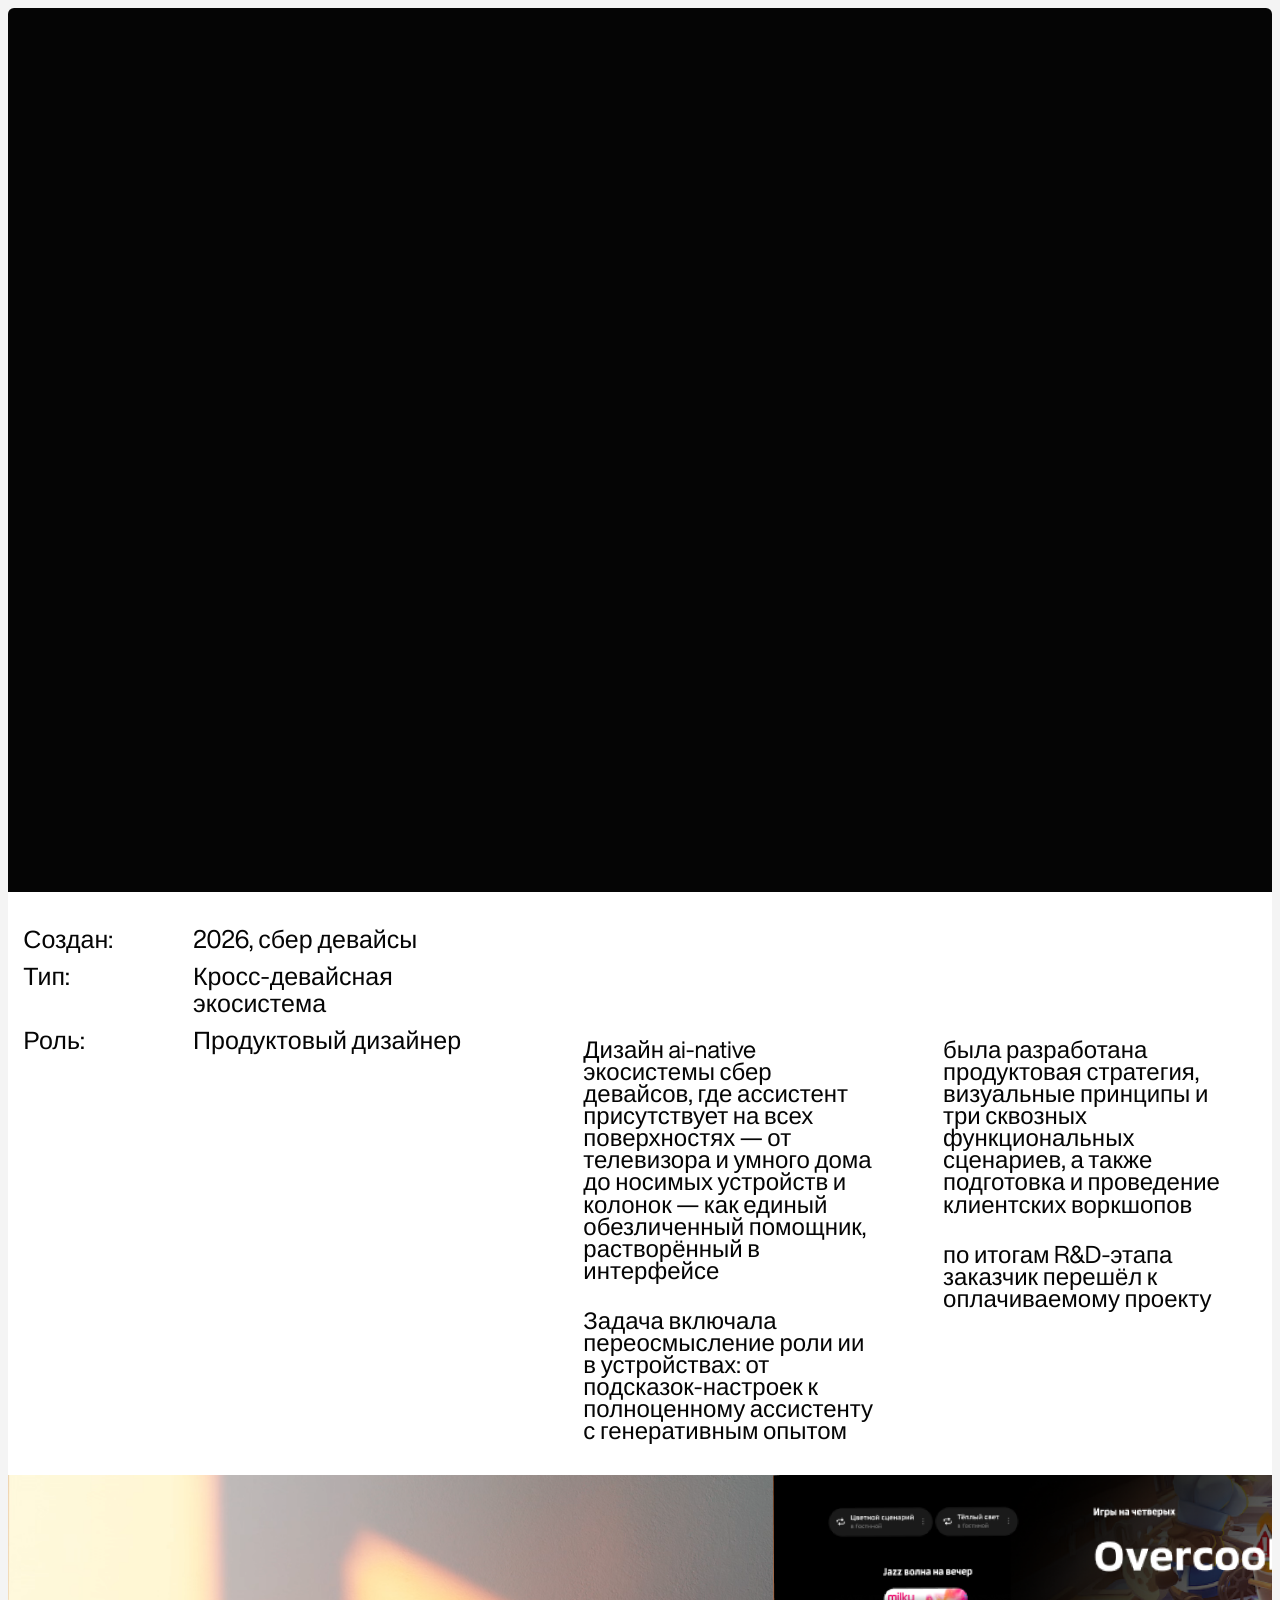
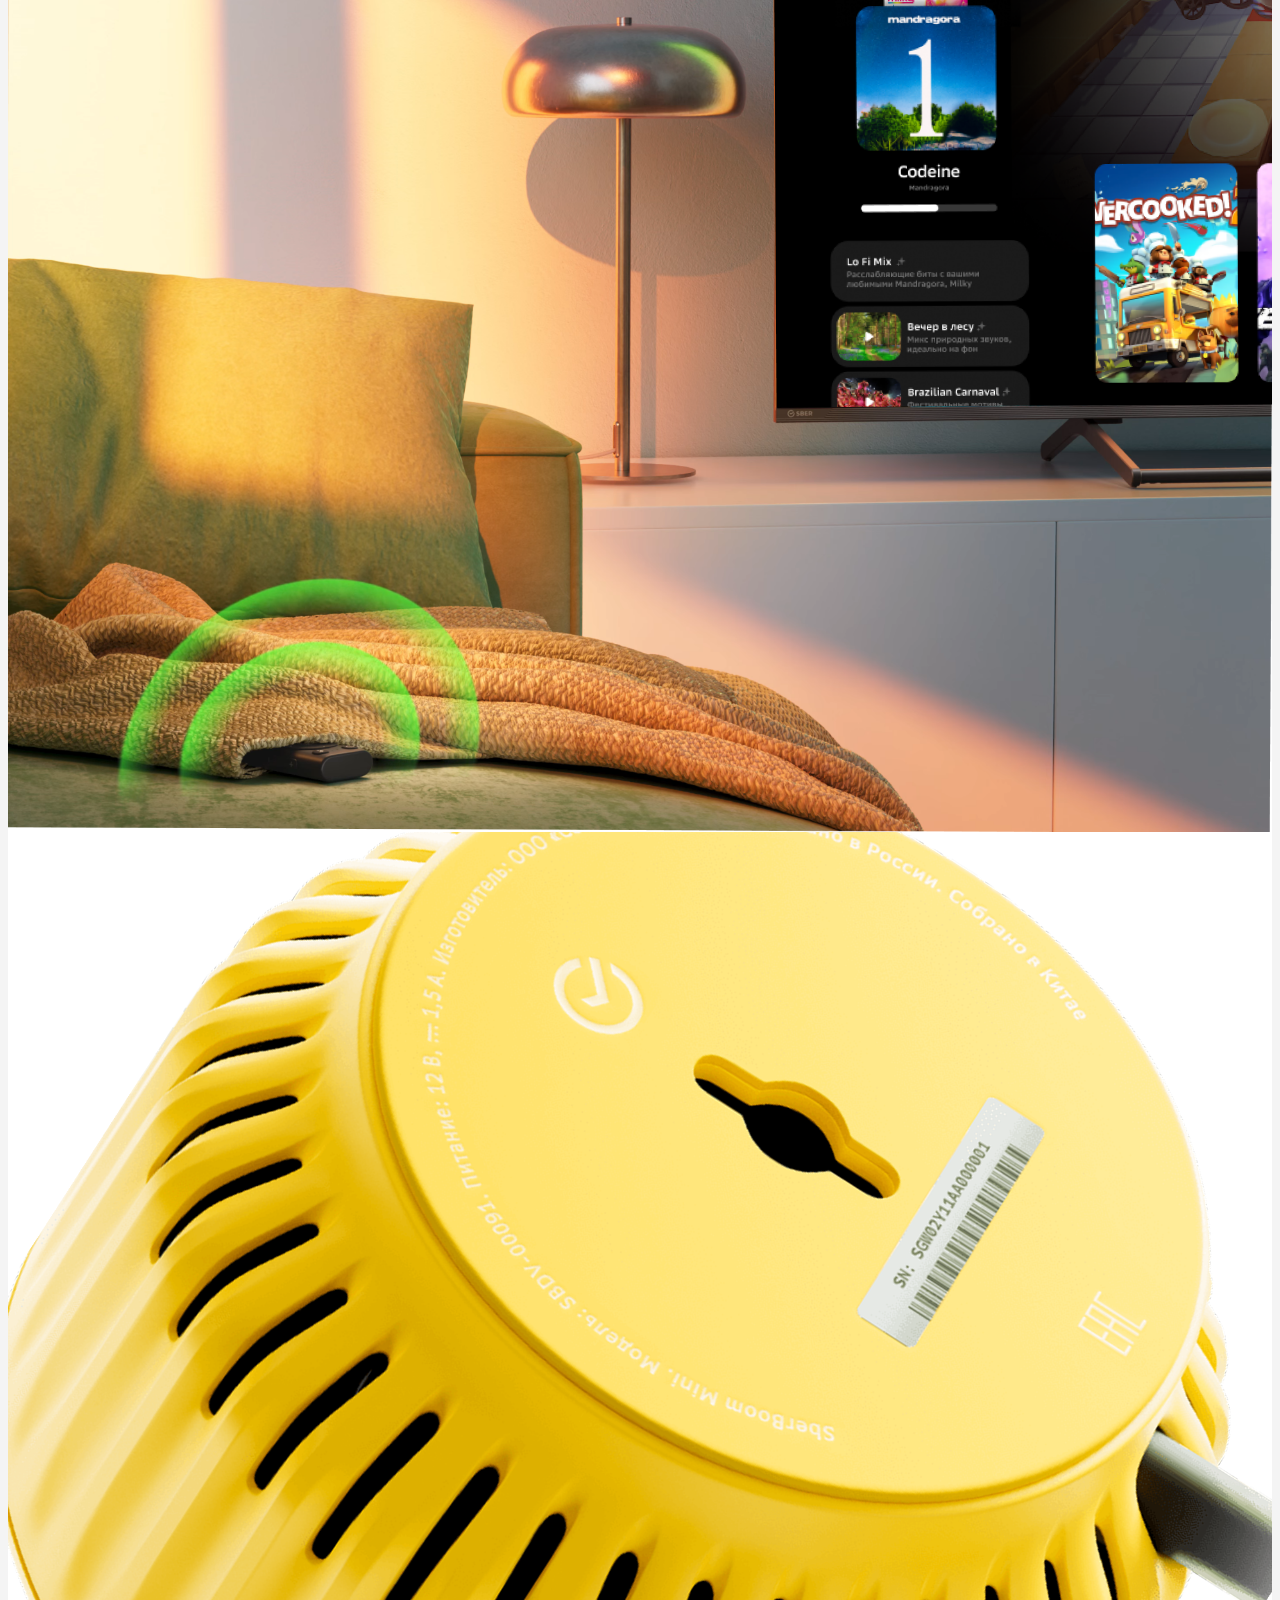
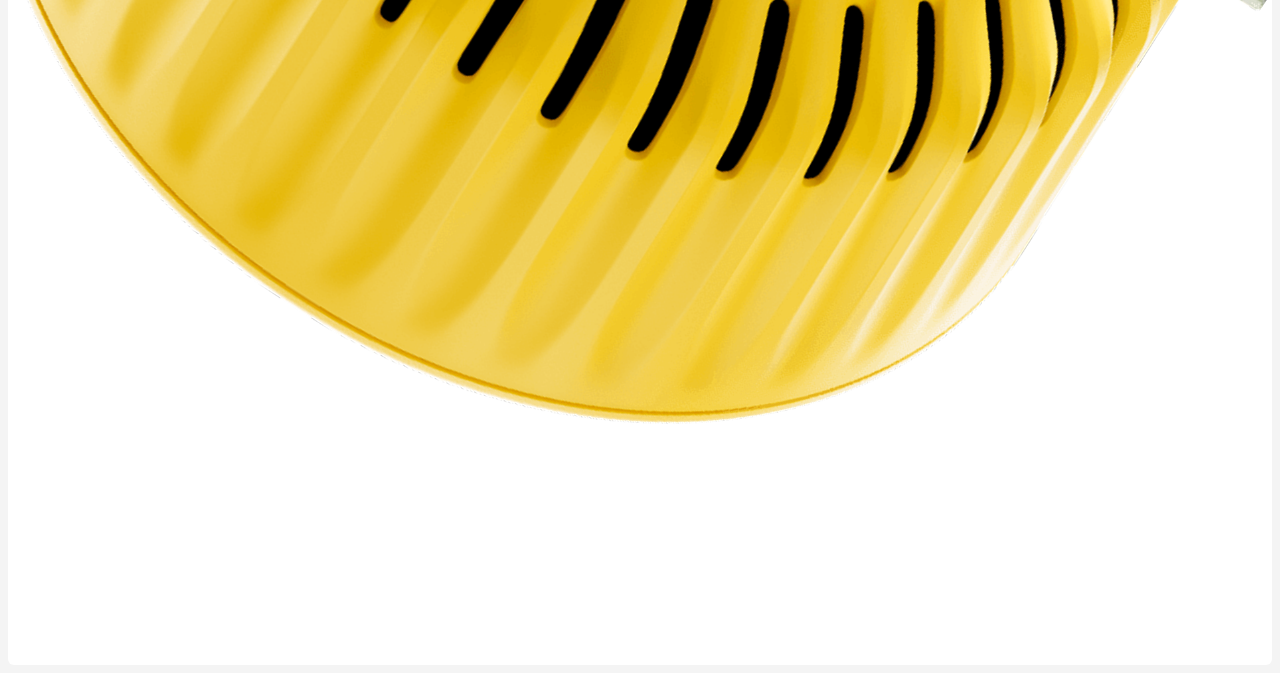
<file: cases/sber.html>
<!doctype html>
<html lang="en">
<head>
<meta charset="utf-8" />
<meta name="viewport" content="width=device-width,initial-scale=1" />
<title>SberDevice - Anastasia Kuznetsova</title>
<link rel="icon" href="/morion-design-site/favicon.ico?v=20260502" sizes="any" />
<link rel="icon" href="/morion-design-site/favicon.svg?v=20260502" type="image/svg+xml" />
<link rel="icon" href="/morion-design-site/favicon-32.png?v=20260502" type="image/png" sizes="32x32" />
<link rel="apple-touch-icon" href="/morion-design-site/apple-touch-icon.png?v=20260502" />
<meta name="theme-color" content="#f4f4f4" />
<meta name="description" content="SberDevice smart home interface case study by Anastasia Kuznetsova." />
<link rel="canonical" href="https://geniusonmorion-eng.github.io/morion-design-site/cases/sber.html" />
<meta property="og:type" content="article" />
<meta property="og:title" content="SberDevice - smart home" />
<meta property="og:description" content="Product interface concept for a smart device ecosystem." />
<meta property="og:image" content="https://geniusonmorion-eng.github.io/morion-design-site/media/sberdevice/device.png" />
<meta name="twitter:card" content="summary_large_image" />
<link rel="preload" as="video" href="../media/SberCAse/prewew-hq.mp4?v=20260704-sbercase-hq" type="video/mp4" />
<link rel="stylesheet" href="../style.css?v=20260701-main-act-restored" />
<style>
  html,
  body {
    min-height: 100%;
    height: auto;
    overflow: auto;
    background: #f4f4f4;
    color: #050505;
  }

  body {
    --sber-gap: 8px;
    --sber-radius: 6px;
    --sber-muted: #6f6f6f;
    --sber-panel: #e9e9e9;
  }

  .sber-shell {
    min-height: 100vh;
    padding: var(--sber-gap);
    background: #f4f4f4;
  }

  .sber-content {
    min-width: 0;
    display: flex;
    flex-direction: column;
    gap: 0;
  }

  .sber-hero {
    min-height: calc(100svh - var(--sber-gap) * 2);
    display: flex;
    align-items: center;
    justify-content: center;
    overflow: hidden;
    border-radius: var(--sber-radius) var(--sber-radius) 0 0;
    background: #050505;
  }

  .sber-hero video {
    width: 100%;
    height: 100%;
    min-height: calc(100svh - var(--sber-gap) * 2);
    object-fit: cover;
    object-position: center;
    display: block;
    background: #050505;
  }

  .sber-intro {
    min-height: clamp(420px, 31vw, 580px);
    display: grid;
    grid-template-columns: minmax(360px, 0.95fr) minmax(560px, 1.35fr);
    gap: clamp(52px, 8vw, 150px);
    align-items: start;
    padding: clamp(34px, 2.5vw, 56px) clamp(30px, 3vw, 62px) clamp(34px, 2.5vw, 56px) clamp(12px, 1.2vw, 24px);
    border-radius: 0;
    background: #fff;
    color: #050505;
  }

  .sber-meta {
    display: grid;
    grid-template-columns: max-content minmax(0, 1fr);
    column-gap: clamp(80px, 6vw, 145px);
    row-gap: 10px;
    margin: 0;
    font-size: clamp(25px, 1.45vw, 34px);
    line-height: 1.08;
    font-weight: 400;
    letter-spacing: 0;
  }

  .sber-meta dt,
  .sber-meta dd {
    margin: 0;
  }

  .sber-copy {
    display: grid;
    grid-template-columns: repeat(2, minmax(0, 1fr));
    gap: clamp(42px, 5.4vw, 110px);
    margin-top: clamp(112px, 8.4vw, 165px);
  }

  .sber-copy p {
    margin: 0;
    font-size: clamp(24px, 1.45vw, 34px);
    line-height: 0.92;
    font-weight: 400;
    letter-spacing: 0;
  }

  .sber-copy p + p {
    margin-top: clamp(24px, 2.2vw, 42px);
  }

  .sber-room-preview {
    margin: 0;
    overflow: hidden;
    background: #fff;
  }

  .sber-room-preview img {
    width: 100%;
    height: auto;
    display: block;
  }

  .sber-overview {
    position: relative;
    min-height: clamp(1360px, 112vw, 2260px);
    overflow: hidden;
    padding: clamp(18px, 1.7vw, 32px);
    border-radius: 0 0 var(--sber-radius) var(--sber-radius);
    background: #fff;
    color: #050505;
  }

  .sber-overview::before {
    content: "";
    position: absolute;
    z-index: 0;
    inset: 0;
    background: url("../media/SberCAse/kolonka.png?v=20260705-kolonka-larger-3") right bottom / clamp(1320px, 90vw, 1740px) auto no-repeat;
    pointer-events: none;
  }

  @media (max-width: 900px) {
    .sber-shell {
      padding: var(--sber-gap);
    }

    .sber-hero,
    .sber-hero video {
      min-height: auto;
      aspect-ratio: 1140 / 624;
    }

    .sber-intro {
      min-height: auto;
      grid-template-columns: 1fr;
      gap: 58px;
      padding: 24px 18px 72px;
    }

    .sber-meta {
      column-gap: 34px;
      font-size: clamp(22px, 6.1vw, 29px);
    }

    .sber-copy {
      grid-template-columns: 1fr;
      gap: 24px;
      margin-top: 0;
    }

    .sber-copy p {
      font-size: clamp(25px, 6.5vw, 34px);
    }

    .sber-copy p + p {
      margin-top: 24px;
    }

    .sber-overview {
      min-height: 1160px;
      padding: 18px;
      gap: 120px;
    }

    .sber-overview::before {
      inset: 0;
      background-size: min(148vw, 980px) auto;
      background-position: right bottom;
    }
  }
</style>
</head>
<body>
  <main class="sber-shell">
    <section class="sber-content">
      <figure class="sber-hero" aria-label="SberDevice interface preview">
        <video preload="auto" autoplay muted loop playsinline data-autoplay="true">
          <source src="../media/SberCAse/prewew-hq.mp4?v=20260704-sbercase-hq" type="video/mp4">
          <source src="../media/SberCAse/prewew.mov?v=20260704-sbercase-preview" type="video/quicktime">
        </video>
      </figure>
      <section class="sber-intro" aria-label="Project intro">
        <dl class="sber-meta">
          <dt>Создан:</dt>
          <dd>2026, сбер девайсы</dd>
          <dt>Тип:</dt>
          <dd>Кросс-девайсная экосистема</dd>
          <dt>Роль:</dt>
          <dd>Продуктовый дизайнер</dd>
        </dl>
        <div class="sber-copy">
          <div>
            <p>Дизайн ai-native экосистемы сбер девайсов, где ассистент присутствует на всех поверхностях — от телевизора и умного дома до носимых устройств и колонок — как единый обезличенный помощник, растворённый в интерфейсе</p>
            <p>Задача включала переосмысление роли ии в устройствах: от подсказок-настроек к полноценному ассистенту с генеративным опытом</p>
          </div>
          <div>
            <p>была разработана продуктовая стратегия, визуальные принципы и три сквозных функциональных сценариев, а также подготовка и проведение клиентских воркшопов</p>
            <p>по итогам R&amp;D-этапа заказчик перешёл к оплачиваемому проекту</p>
          </div>
        </div>
      </section>
      <figure class="sber-room-preview" aria-label="SberDevice living room preview">
        <img src="../media/SberCAse/2prewew.png?v=20260705-sber-room-preview" alt="SberDevice interface shown on a TV in a living room" loading="lazy">
      </figure>
      <section class="sber-overview" aria-label="Project visuals"></section>
    </section>
  </main>
</body>
</html>
</file>
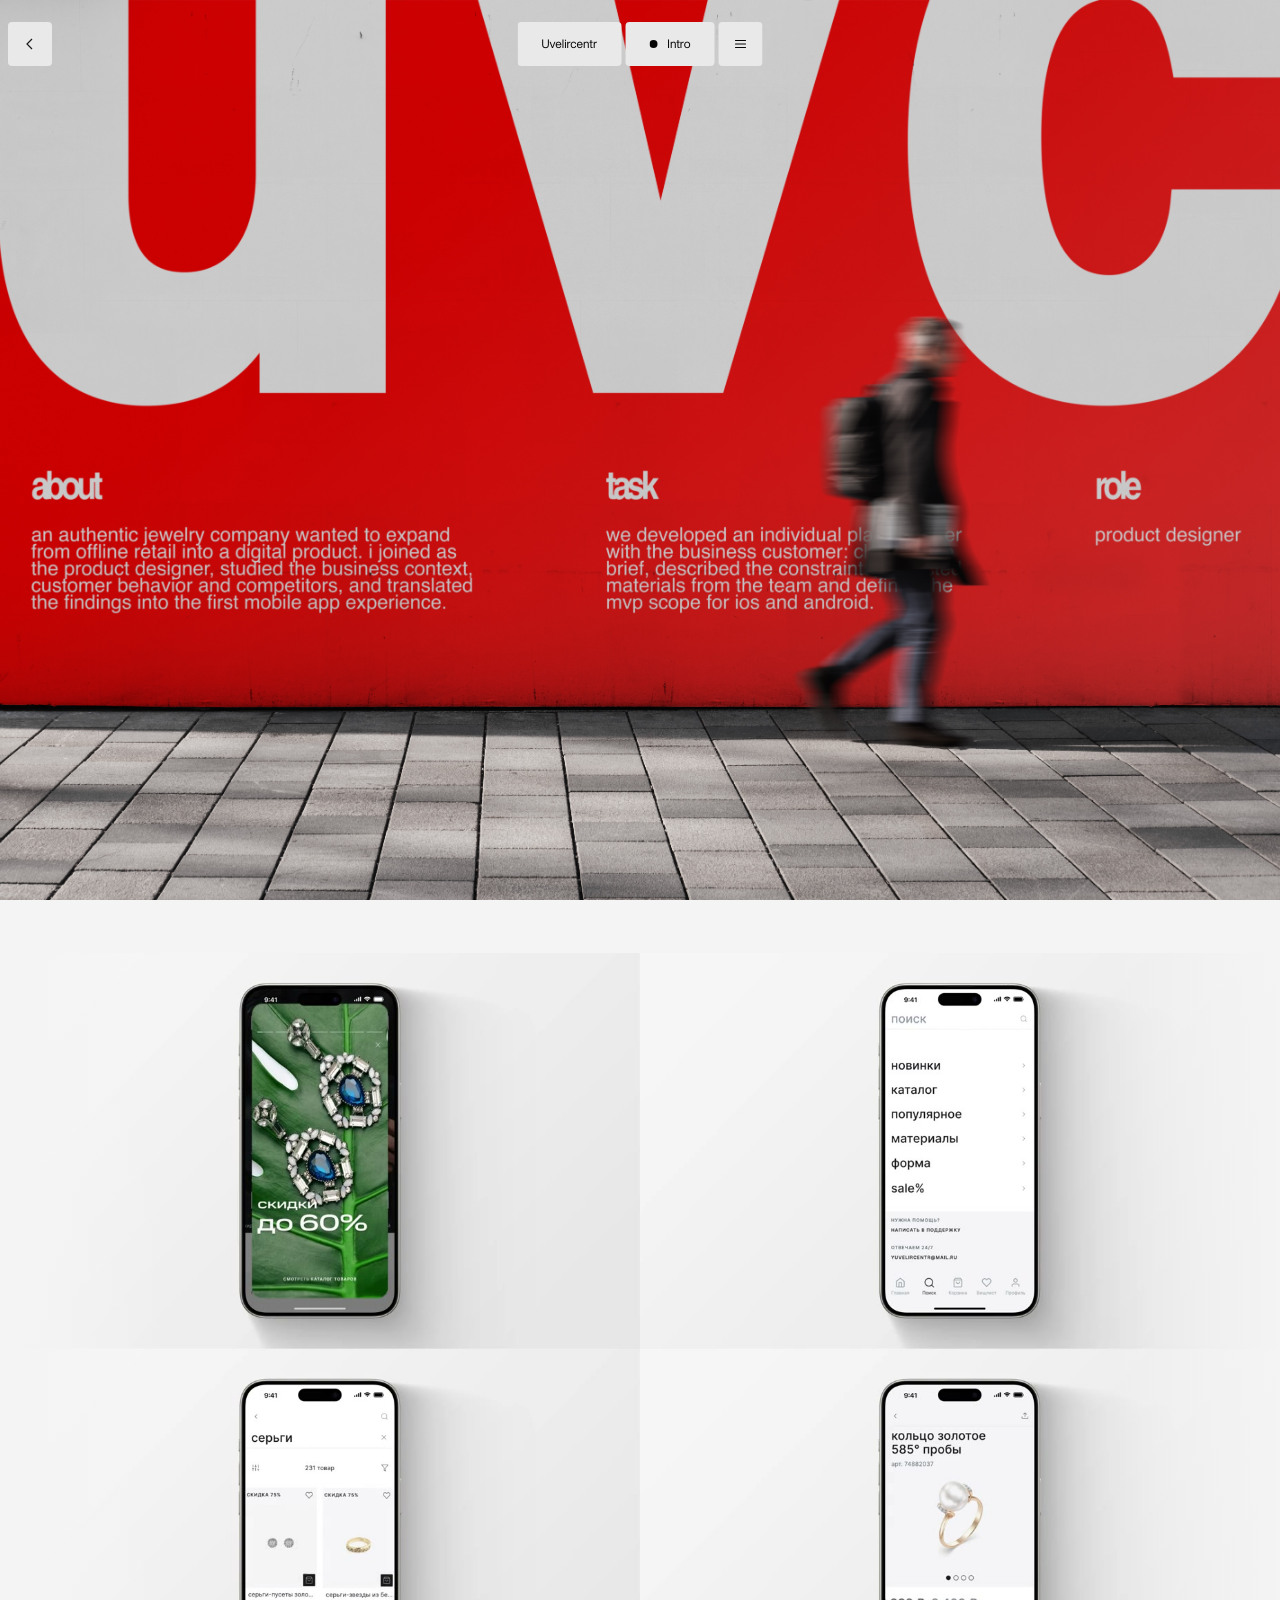
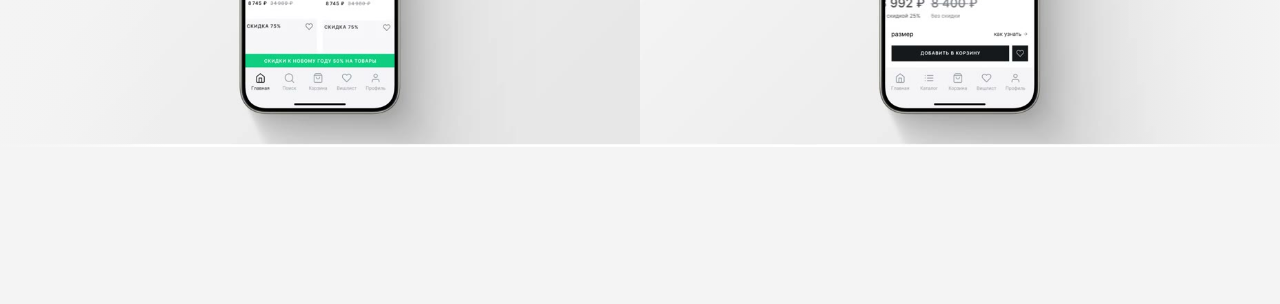
<file: cases/uvc.html>
<!doctype html>
<html lang="en">
<head>
<meta charset="utf-8" />
<meta name="viewport" content="width=device-width,initial-scale=1" />
<title>Uvelircentr - Anastasia Kuznetsova</title>
<link rel="icon" href="/morion-design-site/favicon.ico?v=20260502" sizes="any" />
<link rel="icon" href="/morion-design-site/favicon.svg?v=20260502" type="image/svg+xml" />
<link rel="icon" href="/morion-design-site/favicon-32.png?v=20260502" type="image/png" sizes="32x32" />
<link rel="apple-touch-icon" href="/morion-design-site/apple-touch-icon.png?v=20260502" />
<meta name="theme-color" content="#f4f4f4" />
<meta name="description" content="Uvelircentr mobile app case study: research, segmentation, JTBD, 40+ screens, usability test and design system for a network of 60 stores." />
<link rel="canonical" href="https://geniusonmorion-eng.github.io/morion-design-site/cases/uvc.html" />
<meta property="og:type" content="article" />
<meta property="og:title" content="Uvelircentr - mobile app" />
<meta property="og:description" content="Product design of an app for a regional jewelry chain: from research to transfer to development." />
<meta property="og:image" content="https://geniusonmorion-eng.github.io/morion-design-site/media/uvc/cover.png" />
<meta name="twitter:card" content="summary_large_image" />
<script>
try {
  const transitionIntent = sessionStorage.getItem('morion-case-transition');
  if (transitionIntent === 'home-to-case') {
    if ('scrollRestoration' in history) history.scrollRestoration = 'manual';
    document.documentElement.classList.add('case-enter-pending');
  }
} catch (error) {}
</script>
<link rel="stylesheet" href="../style.css?v=20260613-direct-nav" />
<script src="https://cdnjs.cloudflare.com/ajax/libs/gsap/3.12.5/gsap.min.js"></script>
<style>
  html,
  body {
    min-height: 100%;
    height: auto;
    overflow: auto;
    background: #f4f4f4;
    color: #050505;
  }

  body {
    --uvc-sidebar: clamp(280px, 18vw, 340px);
    --uvc-gap: 8px;
    --uvc-text: #050505;
    --uvc-muted: #686868;
    --uvc-panel: #e9e9e9;
    --uvc-panel-soft: #dcdcdc;
    --uvc-card: #e9e9e9;
    --uvc-media-bg: #f2f2f2;
    --uvc-accent: #00b871;
    --uvc-page-bg: #f4f4f4;
    --uvc-toggle-bg: #d6d6d6;
    --uvc-toggle-knob: #fff;
    --uvc-sidebar-current: var(--uvc-sidebar);
    --uvc-sidebar-collapsed: 54px;
    --uvc-sidebar-content-opacity: 1;
    --uvc-sidebar-content-shift: 0px;
    --uvc-sidebar-actions-gap: 2px;
    --uvc-sidebar-back-width: 34px;
    --uvc-sidebar-toggle-width: 48px;
    --uvc-sidebar-collapse-width: 28px;
    --uvc-sidebar-collapse-x: 4px;
    --uvc-case-gutter: clamp(24px, 4.8vw, 112px);
  }

  body,
  body[data-uvc-theme="light"] {
    background: var(--uvc-page-bg);
    color: var(--uvc-text);
  }

  .uvc-shell {
    display: grid;
    grid-template-columns: var(--uvc-sidebar-current) minmax(0, 1fr);
    gap: var(--uvc-gap);
    min-height: 100vh;
    padding: var(--uvc-gap);
    background: var(--uvc-page-bg);
  }

  .uvc-sidebar {
    position: fixed;
    top: var(--uvc-gap);
    left: var(--uvc-gap);
    z-index: 5;
    width: var(--uvc-sidebar-current);
    height: calc(100svh - var(--uvc-gap) * 2);
    min-height: 560px;
    display: flex;
    flex-direction: column;
    overflow: auto;
    padding: clamp(12px, 1vw, 18px);
    border-radius: 6px;
    background: var(--uvc-page-bg);
    color: var(--uvc-text);
    transition: padding 420ms ease, background 180ms ease, color 180ms ease;
    will-change: width;
  }

  .uvc-shell.is-sidebar-animating .uvc-sidebar,
  .uvc-shell.is-sidebar-collapsed .uvc-sidebar {
    overflow: hidden;
    padding-inline: 10px;
  }

  .uvc-sidebar-head {
    display: grid;
    grid-template-columns: auto 1fr auto;
    align-items: center;
    gap: 12px;
    padding: 0;
  }

  .uvc-sidebar-head .uvc-icon-link:first-child {
    width: var(--uvc-sidebar-back-width);
    min-width: 0;
    overflow: hidden;
    justify-content: flex-start;
    opacity: var(--uvc-sidebar-content-opacity);
    transform: translateX(var(--uvc-sidebar-content-shift));
  }

  .uvc-sidebar-head .uvc-icon-link:first-child svg {
    transform: translateX(-7px);
  }

  .uvc-sidebar-head .uvc-icon-link:last-child {
    justify-self: end;
    justify-content: flex-end;
    margin-left: auto;
    margin-right: 0;
  }

  .uvc-sidebar-head .uvc-icon-link:last-child svg {
    transform: translateX(var(--uvc-sidebar-collapse-x));
  }

  .uvc-sidebar-actions {
    display: inline-flex;
    align-items: center;
    justify-content: flex-end;
    gap: var(--uvc-sidebar-actions-gap);
  }

  .uvc-title {
    position: absolute;
    width: 1px;
    height: 1px;
    overflow: hidden;
    clip: rect(0 0 0 0);
    white-space: nowrap;
  }

  .uvc-icon-link {
    width: 34px;
    height: 34px;
    display: inline-flex;
    align-items: center;
    justify-content: center;
    border-radius: 0;
    background: transparent;
    color: var(--uvc-text);
    appearance: none;
    border: 0;
    padding: 0;
    cursor: pointer;
    transition: background 180ms ease, opacity 180ms ease;
  }

  .uvc-theme-toggle {
    position: relative;
    width: var(--uvc-sidebar-toggle-width);
    min-width: 0;
    height: 28px;
    flex: 0 0 var(--uvc-sidebar-toggle-width);
    overflow: hidden;
    border: 0;
    border-radius: 999px;
    background: var(--uvc-toggle-bg);
    cursor: pointer;
    opacity: var(--uvc-sidebar-content-opacity);
    transform: translateX(var(--uvc-sidebar-content-shift));
    transition: background 180ms ease, opacity 180ms ease;
  }

  .uvc-theme-toggle:hover {
    opacity: 0.82;
  }

  .uvc-theme-toggle span {
    position: absolute;
    top: 4px;
    left: 24px;
    width: 20px;
    height: 20px;
    border-radius: 999px;
    background: var(--uvc-toggle-knob);
    transition: transform 180ms ease, background 180ms ease, left 180ms ease;
  }

  body[data-uvc-theme="light"] .uvc-theme-toggle span {
    left: 4px;
  }

  .uvc-sidebar-collapse {
    width: var(--uvc-sidebar-collapse-width);
    justify-content: flex-end;
    margin-left: 0;
    margin-right: 0;
  }

  .uvc-sidebar-collapse svg {
    transform: translateX(var(--uvc-sidebar-collapse-x));
  }

  .uvc-shell.is-sidebar-collapsed .uvc-sidebar-head > .uvc-icon-link:first-child,
  .uvc-shell.is-sidebar-collapsed .uvc-theme-toggle,
  .uvc-shell.is-sidebar-animating .uvc-sidebar-head > .uvc-icon-link:first-child,
  .uvc-shell.is-sidebar-animating .uvc-theme-toggle,
  .uvc-shell.is-sidebar-animating .related-cases,
  .uvc-shell.is-sidebar-animating .case-section-nav,
  .uvc-shell.is-sidebar-collapsed .related-cases,
  .uvc-shell.is-sidebar-collapsed .case-section-nav {
    pointer-events: none;
  }

  .uvc-shell.is-sidebar-collapsed .uvc-sidebar-collapse {
    justify-content: center;
  }

  .uvc-icon-link:hover {
    background: transparent;
    opacity: 0.72;
  }

  .uvc-icon-link svg {
    width: 22px;
    height: 22px;
  }

  .related-cases {
    display: flex;
    flex-direction: column;
    gap: 10px;
    padding: clamp(34px, 5vh, 56px) 0 0;
    opacity: var(--uvc-sidebar-content-opacity);
    transform: translateX(var(--uvc-sidebar-content-shift));
  }

  .sidebar-section-title {
    margin: 0 0 6px;
    color: var(--uvc-text);
    font-size: clamp(16px, 1.2vw, 18px);
    line-height: 1.15;
    font-weight: 500;
  }

  .related-card {
    position: relative;
    min-height: 78px;
    display: grid;
    grid-template-columns: 82px minmax(0, 1fr);
    align-items: center;
    gap: 14px;
    padding: 8px 34px 8px 8px;
    border-radius: 5px;
    background: var(--uvc-panel);
    color: var(--uvc-text);
    transition: background 180ms ease, transform 180ms ease, opacity 180ms ease;
  }

  .related-card::after {
    content: "";
    position: absolute;
    top: 16px;
    right: 16px;
    width: 8px;
    height: 8px;
    border-top: 1.5px solid currentColor;
    border-right: 1.5px solid currentColor;
  }

  .related-card:hover {
    background: var(--uvc-panel-soft);
    transform: translateY(-1px);
  }

  .related-thumb {
    position: relative;
    width: 82px;
    aspect-ratio: 1.34;
    overflow: hidden;
    border-radius: 4px;
    background: var(--uvc-panel-soft);
  }

  .related-thumb img,
  .related-thumb video {
    position: absolute;
    inset: 0;
    width: 100%;
    height: 100%;
    object-fit: cover;
    display: block;
  }

  .related-copy {
    min-width: 0;
  }

  .related-copy strong {
    display: block;
    margin-bottom: 9px;
    color: var(--uvc-text);
    font-size: 16px;
    line-height: 1.05;
    font-weight: 500;
    white-space: nowrap;
    overflow: hidden;
    text-overflow: ellipsis;
  }

  .related-copy span {
    display: block;
    color: var(--uvc-muted);
    font-size: 14px;
    line-height: 1.35;
  }

  .case-section-nav {
    margin-top: clamp(40px, 7vh, 84px);
    padding: 0;
    opacity: var(--uvc-sidebar-content-opacity);
    transform: translateX(var(--uvc-sidebar-content-shift));
  }

  .case-section-nav p {
    margin: 0 0 14px;
    color: var(--uvc-text);
    font-size: clamp(16px, 1.2vw, 18px);
    line-height: 1.15;
    font-weight: 500;
  }

  .case-section-nav a {
    min-height: 48px;
    display: flex;
    align-items: center;
    width: 100%;
    padding: 0 12px;
    border-radius: 5px;
    background: var(--uvc-panel);
    color: var(--uvc-text);
    font-size: clamp(14px, 1.05vw, 16px);
    line-height: 1.2;
    font-weight: 400;
    transition: background 180ms ease, color 180ms ease, opacity 180ms ease;
  }

  .case-section-nav a + a {
    margin-top: 10px;
  }

  .case-section-nav a:hover,
  .case-section-nav a.active {
    background: var(--uvc-panel-soft);
    color: var(--uvc-text);
  }

  .uvc-content {
    grid-column: 2;
    min-width: 0;
    padding-bottom: 96px;
  }

  .uvc-case-flow {
    width: 100%;
    max-width: none;
    margin: 0;
  }

  .uvc-media {
    position: relative;
    overflow: hidden;
    border-radius: 4px;
    background: var(--uvc-media-bg);
  }

  .uvc-media img,
  .uvc-media video {
    width: 100%;
    height: 100%;
    display: block;
    object-fit: cover;
  }

  .uvc-media.is-contain img,
  .uvc-media.is-contain video {
    object-fit: contain;
    background: var(--uvc-media-bg);
  }

  .uvc-media.hero,
  .uvc-media-wide,
  .uvc-media-grid .uvc-media {
    aspect-ratio: 1643 / 1019;
  }

  .uvc-media.is-title {
    aspect-ratio: 1440 / 750;
  }

  .uvc-media.is-benchmark {
    aspect-ratio: 8540 / 6020;
  }

  .uvc-media.is-compact {
    aspect-ratio: 2040 / 878;
  }

  .uvc-info-grid {
    display: grid;
    grid-template-columns: minmax(0, 1fr) minmax(0, 1fr);
    gap: clamp(28px, 7vw, 116px);
    margin: 28px 0 40px;
  }

  .uvc-text-block h2,
  .uvc-section h2 {
    margin: 0 0 18px;
    color: #171717;
    font-size: clamp(20px, 2vw, 26px);
    line-height: 1.15;
    font-weight: 500;
  }

  .uvc-text-block p,
  .uvc-section p {
    color: var(--uvc-muted);
    font-size: clamp(15px, 1.15vw, 17px);
    line-height: 1.45;
    font-weight: 400;
    text-wrap: pretty;
  }

  .uvc-text-block p + p,
  .uvc-section p + p {
    margin-top: 12px;
  }

  .uvc-section {
    margin-top: 48px;
  }

  .uvc-section.is-spacious {
    margin-top: 68px;
  }

  .uvc-section-copy {
    max-width: 1180px;
    margin-bottom: 24px;
  }

  .uvc-media-grid {
    display: grid;
    grid-template-columns: repeat(2, minmax(0, 1fr));
    gap: 5px;
  }

  .uvc-intro-images {
    margin-top: 5px;
  }

  .uvc-intro-images .uvc-media {
    aspect-ratio: 1396 / 1514;
  }

  .uvc-segment-images {
    grid-template-columns: minmax(0, 2fr) minmax(0, 1fr);
    align-items: stretch;
    margin-top: 0;
  }

  .uvc-segment-images .uvc-media:first-child {
    aspect-ratio: 2272 / 1701;
  }

  .uvc-segment-images .uvc-media:nth-child(2) {
    aspect-ratio: 1139 / 1701;
  }

  .uvc-release-images {
    margin-top: 0;
  }

  .uvc-release-images .uvc-media {
    aspect-ratio: 775 / 519;
  }

  .uvc-benchmark-images {
    grid-template-columns: 1fr;
    align-items: stretch;
    margin-top: 0;
  }

  .uvc-benchmark-images .uvc-media:first-child {
    aspect-ratio: 2242 / 1311;
  }

  .uvc-benchmark-images .uvc-media:nth-child(2) {
    aspect-ratio: 1279 / 1312;
  }

  .uvc-screen-video {
    aspect-ratio: 2162 / 1174;
    margin-top: 0;
    display: grid;
    place-items: center;
    background:
      #f4f4f4
      url("../media/uvelirnew/bg%20for%20videos.png?v=20260506-uvc-screens")
      center / cover
      no-repeat;
  }

  .uvc-screen-video video {
    position: absolute;
    left: 50%;
    top: 50%;
    width: auto;
    max-width: none;
    height: 100%;
    min-height: 100%;
    object-fit: contain;
    object-position: center center;
    transform: translate(-50%, -50%);
    background: transparent;
  }

  .uvc-main-screens {
    grid-template-columns: repeat(3, minmax(0, 1fr));
    margin-top: 5px;
  }

  .uvc-main-screens .uvc-media {
    aspect-ratio: 711 / 1109;
  }

  .uvc-test-images {
    grid-template-columns: repeat(2, minmax(0, 1fr));
    margin-top: 0;
  }

  .uvc-test-images .uvc-media:first-child {
    aspect-ratio: 1086 / 1029;
  }

  .uvc-test-images .uvc-media:nth-child(2) {
    aspect-ratio: 1067 / 1029;
  }

  .uvc-final-test-images {
    grid-template-columns: repeat(2, minmax(0, 1fr));
    margin-top: 5px;
  }

  .uvc-final-test-images .uvc-media:first-child {
    aspect-ratio: 897 / 550;
  }

  .uvc-final-test-images .uvc-media:nth-child(2) {
    aspect-ratio: 913 / 550;
  }

  .uvc-screen-note-spacer {
    min-height: 1px;
  }

  .uvc-media-grid + .uvc-section-copy,
  .uvc-media + .uvc-section-copy {
    margin-top: 34px;
  }

  .uvc-card-grid {
    display: grid;
    grid-template-columns: repeat(2, minmax(0, 1fr));
    gap: 5px;
    margin: 24px 0;
  }

  .uvc-overview {
    display: grid;
    grid-template-columns: minmax(0, 0.9fr) minmax(0, 1.1fr);
    gap: clamp(32px, 7vw, 96px);
    margin: clamp(28px, 3.5vw, 48px) 0;
  }

  .uvc-overview + .uvc-intro-images {
    margin-top: 0;
  }

  .uvc-overview-title {
    margin: 0;
    color: var(--uvc-text);
    font-size: clamp(42px, 5.4vw, 78px);
    line-height: 0.95;
    font-weight: 400;
    letter-spacing: 0;
  }

  .uvc-overview-list {
    display: grid;
    gap: 24px;
  }

  .uvc-overview-item h2 {
    margin: 0 0 14px;
    color: #bdbdbd;
    font-size: 14px;
    line-height: 1.15;
    font-weight: 400;
  }

  .uvc-overview-item p {
    margin: 0;
    color: var(--uvc-text);
    font-size: 16px;
    line-height: 1.3;
    font-weight: 400;
    text-wrap: pretty;
  }

  .uvc-card {
    min-height: 148px;
    padding: 22px;
    border-radius: 4px;
    background: var(--uvc-panel);
  }

  .uvc-card h3 {
    margin: 0 0 12px;
    color: #171717;
    font-size: clamp(17px, 1.45vw, 20px);
    line-height: 1.15;
    font-weight: 400;
  }

  .uvc-card p {
    margin: 0;
    font-size: clamp(14px, 1.05vw, 16px);
  }

  .uvc-stat-grid {
    display: grid;
    grid-template-columns: repeat(4, minmax(0, 1fr));
    gap: 5px;
    margin: 24px 0;
  }

  .uvc-stat {
    min-height: 110px;
    display: flex;
    flex-direction: column;
    justify-content: space-between;
    padding: 18px;
    border-radius: 4px;
    background: var(--uvc-panel);
  }

  .uvc-stat strong {
    color: #171717;
    font-size: clamp(24px, 3vw, 40px);
    line-height: 1;
    font-weight: 500;
  }

  .uvc-stat span {
    color: var(--uvc-muted);
    font-size: 14px;
    line-height: 1.25;
  }

  .uvc-note {
    padding: 22px;
    border-radius: 4px;
    background: #f5f5f5;
    border-left: 3px solid var(--uvc-accent);
  }

  .uvc-caption {
    margin-top: 10px;
    color: #777;
    font-size: 13px;
    line-height: 1.35;
  }

  @media (max-width: 1040px) {
    body {
      --uvc-sidebar: 260px;
    }

    .related-cases {
      gap: 10px;
      padding-top: 30px;
    }

    .related-card {
      grid-template-columns: 72px minmax(0, 1fr);
      gap: 12px;
      min-height: 78px;
    }

    .related-thumb {
      width: 72px;
    }

    .related-copy strong {
      font-size: 14px;
      margin-bottom: 6px;
    }

    .related-copy span {
      font-size: 12px;
    }

    .uvc-stat-grid {
      grid-template-columns: repeat(2, minmax(0, 1fr));
    }
  }

  @media (max-width: 780px) {
    .uvc-shell {
      display: block;
      padding: 8px;
    }

    .uvc-sidebar {
      position: relative;
      left: auto;
      top: auto;
      width: auto;
      height: auto;
      min-height: 0;
      margin-bottom: 8px;
      padding: 8px;
    }

    .uvc-sidebar-head {
      grid-template-columns: auto 1fr auto;
      gap: 10px;
      padding: 0;
    }

    .uvc-sidebar-head .uvc-icon-link:last-child {
      margin-right: 0;
    }

    .uvc-icon-link {
      width: 34px;
      height: 34px;
    }

    .related-cases {
      display: grid;
      grid-template-columns: repeat(2, minmax(0, 1fr));
      gap: 8px;
      padding: 16px 0 0;
    }

    .related-cases .sidebar-section-title {
      grid-column: 1 / -1;
    }

    .related-card {
      grid-template-columns: 56px minmax(0, 1fr);
      min-height: 76px;
      padding: 8px 28px 8px 8px;
    }

    .related-thumb {
      width: 56px;
    }

    .case-section-nav {
      margin-top: 18px;
    }

    .uvc-content {
      padding-bottom: 64px;
    }

    .uvc-info-grid,
    .uvc-media-grid,
    .uvc-card-grid,
    .uvc-overview {
      grid-template-columns: 1fr;
    }

    .uvc-overview {
      gap: 28px;
      margin-top: 32px;
    }

    .uvc-screen-note-spacer {
      display: none;
    }

    .uvc-overview-title {
      font-size: clamp(42px, 12vw, 58px);
    }

    .uvc-info-grid {
      gap: 28px;
      margin: 24px 0 34px;
    }

    .uvc-section {
      margin-top: 38px;
    }

    .uvc-section.is-spacious {
      margin-top: 50px;
    }

    .uvc-media.hero,
    .uvc-media-wide,
    .uvc-media-grid .uvc-media,
    .uvc-media.is-title,
    .uvc-media.is-benchmark,
    .uvc-media.is-compact {
      aspect-ratio: 1.42;
    }

    .uvc-segment-images {
      grid-template-columns: 1fr;
    }

    .uvc-segment-images .uvc-media:first-child {
      aspect-ratio: 2272 / 1701;
    }

    .uvc-segment-images .uvc-media:nth-child(2) {
      aspect-ratio: 1139 / 1701;
    }

    .uvc-release-images .uvc-media {
      aspect-ratio: 775 / 519;
    }

    .uvc-benchmark-images {
      grid-template-columns: 1fr;
    }

    .uvc-benchmark-images .uvc-media:first-child {
      aspect-ratio: 2242 / 1311;
    }

    .uvc-benchmark-images .uvc-media:nth-child(2) {
      aspect-ratio: 1279 / 1312;
    }

    .uvc-main-screens {
      grid-template-columns: 1fr;
    }

    .uvc-main-screens .uvc-media {
      aspect-ratio: 711 / 1109;
    }

    .uvc-test-images {
      grid-template-columns: 1fr;
    }

    .uvc-test-images .uvc-media:first-child {
      aspect-ratio: 1086 / 1029;
    }

    .uvc-test-images .uvc-media:nth-child(2) {
      aspect-ratio: 1067 / 1029;
    }

    .uvc-final-test-images {
      grid-template-columns: 1fr;
    }

    .uvc-final-test-images .uvc-media:first-child {
      aspect-ratio: 897 / 550;
    }

    .uvc-final-test-images .uvc-media:nth-child(2) {
      aspect-ratio: 913 / 550;
    }

    .uvc-screen-video {
      aspect-ratio: 2162 / 1174;
    }
  }

  @media (max-width: 520px) {
    .related-cases {
      grid-template-columns: 1fr;
    }

    .related-card {
      grid-template-columns: 76px minmax(0, 1fr);
    }

    .related-thumb {
      width: 76px;
    }

    .uvc-title {
      font-size: 24px;
    }

    .uvc-text-block h2,
    .uvc-section h2 {
      font-size: 20px;
    }

    .uvc-stat-grid {
      grid-template-columns: 1fr;
    }
  }

  .uvc-content {
    background: var(--uvc-page-bg);
    color: var(--uvc-text);
  }

  .uvc-case-flow {
    display: flex;
    flex-direction: column;
    gap: 0;
  }

  .uvc-about-hero {
    min-height: min(760px, calc(100svh - 16px));
    display: flex;
    align-items: flex-start;
    justify-content: center;
    padding: clamp(54px, 7vw, 128px) clamp(22px, 9vw, 152px);
    border-radius: 4px;
    background: var(--uvc-page-bg);
  }

  .uvc-about-copy {
    max-width: 1040px;
    color: var(--uvc-text);
  }

  .uvc-about-copy h2,
  .uvc-about-copy h3,
  .uvc-about-copy p {
    margin: 0;
  }

  .uvc-about-copy h2 {
    font-size: clamp(30px, 4vw, 64px);
    line-height: 0.95;
    font-weight: 500;
  }

  .uvc-about-copy h3 {
    margin-top: clamp(18px, 2vw, 30px);
    color: var(--uvc-text);
    font-size: clamp(18px, 1.6vw, 28px);
    line-height: 1;
    font-weight: 500;
  }

  .uvc-about-copy p {
    margin-top: clamp(18px, 2vw, 30px);
    color: var(--uvc-muted);
    font-size: clamp(15px, 1.08vw, 19px);
    line-height: 1.38;
    font-weight: 400;
    text-wrap: pretty;
  }

  .uvc-about-image {
    aspect-ratio: 1440 / 1179;
    background: var(--uvc-page-bg);
  }

  .uvc-about-image img {
    object-fit: cover;
  }

  .uvc-media {
    border-radius: 4px;
    background: var(--uvc-media-bg);
  }

  .uvc-media img,
  .uvc-media video,
  .uvc-media.is-contain img,
  .uvc-media.is-contain video {
    background: transparent;
  }

  .uvc-media-grid {
    gap: 5px;
    margin: 0;
  }

  .uvc-opening-screens {
    grid-template-columns: repeat(2, minmax(0, 1fr));
  }

  .uvc-opening-screens .uvc-media {
    aspect-ratio: 711 / 1109;
  }

  .uvc-hero-video {
    --uvc-video-side-fade: clamp(88px, 13vw, 300px);
    position: relative;
    isolation: isolate;
    width: calc(100% + var(--uvc-gap) * 2);
    height: calc(100svh - 94px);
    min-height: 560px;
    display: flex;
    align-items: center;
    justify-content: center;
    aspect-ratio: auto;
    margin-inline: calc(var(--uvc-gap) * -1);
    padding: 0;
    overflow: hidden;
    border-radius: 0;
    background:
      linear-gradient(90deg, rgba(244, 244, 244, 0.98) 0%, rgba(244, 244, 244, 0.68) 12%, rgba(244, 244, 244, 0) 28%),
      linear-gradient(270deg, rgba(244, 244, 244, 0.98) 0%, rgba(244, 244, 244, 0.68) 12%, rgba(244, 244, 244, 0) 28%),
      var(--uvc-page-bg);
  }

  .uvc-hero-video::before,
  .uvc-hero-video::after {
    content: "";
    position: absolute;
    top: 0;
    bottom: 0;
    z-index: 3;
    width: var(--uvc-video-side-fade);
    pointer-events: none;
  }

  .uvc-hero-video::before {
    left: 0;
    background: linear-gradient(90deg, rgba(244, 244, 244, 0.96) 0%, rgba(244, 244, 244, 0.72) 38%, rgba(244, 244, 244, 0) 100%);
  }

  .uvc-hero-video::after {
    right: 0;
    background: linear-gradient(270deg, rgba(244, 244, 244, 0.96) 0%, rgba(244, 244, 244, 0.72) 38%, rgba(244, 244, 244, 0) 100%);
  }

  .uvc-main-poster {
    display: block;
    width: calc(100% + var(--uvc-gap) * 2);
    min-height: 100svh;
    margin: calc(var(--uvc-gap) * -1) calc(var(--uvc-gap) * -1) 0;
    overflow: hidden;
    border-radius: 0;
    background: var(--uvc-media-bg);
  }

  .uvc-main-poster img {
    width: 100%;
    height: 100svh;
    min-height: 100svh;
    display: block;
    object-fit: cover;
    object-position: center;
    background: var(--uvc-media-bg);
  }

  .uvc-hero-video video {
    position: relative;
    z-index: 1;
    aspect-ratio: 3228 / 2002;
    width: 100%;
    height: 100%;
    max-width: 100%;
    max-height: 100%;
    object-fit: contain;
    border-radius: 0;
    background: transparent;
  }

  .uvc-case-flow > :not(.uvc-main-poster):not(.uvc-hero-video) {
    display: none !important;
  }

  .uvc-case-intro {
    display: grid;
    grid-template-columns: minmax(0, 0.98fr) minmax(0, 1fr);
    gap: clamp(36px, 6vw, 112px);
    align-items: start;
    width: calc(100% + var(--uvc-gap) * 2);
    margin-inline: calc(var(--uvc-gap) * -1);
    padding: clamp(12px, 1.6vw, 28px) var(--uvc-case-gutter) clamp(72px, 8vw, 144px);
    background: #fff;
    color: var(--uvc-text);
  }

  .uvc-case-intro h1,
  .uvc-case-intro h2,
  .uvc-case-intro p {
    margin: 0;
  }

  .uvc-case-intro h1 {
    font-family: "SF Pro Display", -apple-system, BlinkMacSystemFont, "Helvetica Neue", Arial, sans-serif;
    font-size: clamp(58px, 7vw, 132px);
    line-height: 0.88;
    font-weight: 500;
    letter-spacing: -4px;
  }

  .uvc-case-intro-copy {
    max-width: 820px;
    display: flex;
    flex-direction: column;
    gap: clamp(26px, 2.7vw, 48px);
  }

  .uvc-case-intro-copy > p,
  .uvc-case-intro-item p {
    color: var(--uvc-text);
    font-size: clamp(18px, 1.32vw, 27px);
    line-height: 1.14;
    font-weight: 400;
    text-wrap: pretty;
  }

  .uvc-case-intro-item {
    display: flex;
    flex-direction: column;
    gap: clamp(8px, 0.8vw, 14px);
  }

  .uvc-case-intro-item h2 {
    color: #b8b8b8;
    font-size: clamp(16px, 1.15vw, 22px);
    line-height: 1.1;
    font-weight: 400;
  }

  .uvc-case-next {
    width: calc(100% + var(--uvc-gap) * 2);
    margin-inline: calc(var(--uvc-gap) * -1);
    padding: 0 var(--uvc-case-gutter) clamp(64px, 7vw, 128px);
    background: #fff;
    color: var(--uvc-text);
  }

  .uvc-case-screens {
    padding-top: 0;
  }

  .uvc-temp-hidden {
    display: none !important;
  }

  .uvc-screen-board {
    margin: 0;
    overflow: hidden;
    border-radius: 4px;
    background: #f1f1f1;
  }

  .uvc-screen-board img {
    width: 100%;
    height: auto;
    display: block;
  }

  .uvc-product-storyboard {
    display: grid;
    grid-template-columns: minmax(0, 1.35fr) minmax(0, 0.9fr);
    grid-template-rows: minmax(520px, 40vw) minmax(520px, 40vw);
    gap: 5px;
    margin: 5px 0 0;
  }

  .uvc-product-story-card {
    position: relative;
    min-height: 0;
    overflow: hidden;
    border-radius: 4px;
    background: #f1f1f1;
    color: #6f6f6f;
  }

  .uvc-product-story-card.is-light {
    background: #fff;
  }

  .uvc-product-story-card.is-dark {
    background: #080808;
  }

  .uvc-product-story-card.is-media {
    background:
      linear-gradient(135deg, #ececec, #d9d9d9 52%, #eeeeee);
  }

  .uvc-product-story-card.is-video {
    background: #f1f1f1;
  }

  .uvc-product-story-media {
    width: 100%;
    height: 100%;
    display: block;
    object-fit: cover;
    object-position: 50% 50%;
  }

  .uvc-product-story-video {
    width: 100%;
    height: 100%;
    display: block;
    object-fit: cover;
    object-position: 50% 50%;
  }

  .uvc-product-story-meta {
    position: absolute;
    top: clamp(22px, 2.2vw, 44px);
    left: clamp(22px, 2.4vw, 46px);
    right: clamp(22px, 2.4vw, 46px);
    z-index: 2;
    display: grid;
    grid-template-columns: minmax(0, 0.8fr) minmax(0, 1fr);
    gap: clamp(20px, 5vw, 104px);
    font-size: clamp(12px, 0.78vw, 15px);
    line-height: 1.25;
  }

  .uvc-product-story-meta span,
  .uvc-product-story-meta p {
    margin: 0;
  }

  .uvc-product-story-phone {
    position: absolute;
    z-index: 1;
    width: clamp(210px, 16vw, 330px);
    aspect-ratio: 675 / 1339;
    border-radius: clamp(24px, 2.2vw, 42px);
    background:
      linear-gradient(#f7f7f7, #eeeeee),
      #ececec;
    box-shadow:
      inset 0 0 0 2px #cfcfcf,
      0 24px 60px rgba(0, 0, 0, 0.12);
  }

  .uvc-product-story-phone img {
    width: 100%;
    height: auto;
    display: block;
  }

  .uvc-product-story-phone:has(img) {
    aspect-ratio: auto;
    overflow: visible;
    border-radius: 0;
    background: transparent;
    box-shadow: none;
  }

  .uvc-product-story-phone:has(img)::before,
  .uvc-product-story-phone:has(img)::after {
    content: none;
  }

  .uvc-product-story-phone:not(:has(img))::before {
    content: "";
    position: absolute;
    top: 3.8%;
    left: 50%;
    width: 28%;
    height: 3.8%;
    border-radius: 999px;
    background: #d7d7d7;
    transform: translateX(-50%);
  }

  .uvc-product-story-phone:not(:has(img))::after {
    content: "";
    position: absolute;
    left: 31%;
    bottom: 3.6%;
    width: 38%;
    height: 0.9%;
    border-radius: 999px;
    background: #d2d2d2;
  }

  .uvc-product-story-phone.is-left {
    left: 13%;
    bottom: 7%;
  }

  .uvc-product-story-phone.is-right {
    right: 13%;
    bottom: 7%;
  }

  .uvc-product-story-phone.is-single {
    left: 50%;
    bottom: 7%;
    width: clamp(220px, 16vw, 320px);
    transform: translateX(-50%);
  }

  .uvc-product-story-skeleton {
    position: absolute;
    left: 10%;
    right: 10%;
    top: 15%;
    display: grid;
    gap: 10px;
  }

  .uvc-product-story-line,
  .uvc-product-story-grid-cell,
  .uvc-product-story-product {
    border-radius: 6px;
    background: #dedede;
  }

  .uvc-product-story-line {
    height: 12px;
  }

  .uvc-product-story-line.is-wide {
    width: 88%;
    height: 20px;
  }

  .uvc-product-story-line.is-short {
    width: 48%;
  }

  .uvc-product-story-product {
    margin-top: 18%;
    height: clamp(92px, 7vw, 150px);
  }

  .uvc-product-story-grid {
    display: grid;
    grid-template-columns: repeat(2, minmax(0, 1fr));
    gap: 6px;
    margin-top: 12%;
  }

  .uvc-product-story-grid-cell {
    aspect-ratio: 1;
  }

  .uvc-product-story-large-shape {
    position: absolute;
    inset: clamp(44px, 4vw, 82px);
    border-radius: 4px;
    background: #d8d8d8;
  }

  .uvc-product-story-large-shape::before,
  .uvc-product-story-large-shape::after {
    content: "";
    position: absolute;
    border-radius: 999px;
    background: rgba(255, 255, 255, 0.52);
    transform: rotate(-24deg);
  }

  .uvc-product-story-large-shape::before {
    width: 8%;
    height: 118%;
    left: 38%;
    top: -9%;
  }

  .uvc-product-story-large-shape::after {
    width: 6%;
    height: 88%;
    right: 24%;
    top: 8%;
  }

  .uvc-product-story-toast {
    position: absolute;
    left: 50%;
    width: min(54%, 420px);
    height: clamp(46px, 3.8vw, 72px);
    border-radius: 4px;
    background: linear-gradient(90deg, #343434, #242424);
    transform: translateX(-50%);
  }

  .uvc-product-story-toast.is-top {
    top: 12%;
    width: min(34%, 260px);
  }

  .uvc-product-story-toast.is-middle {
    top: 24%;
  }

  .uvc-product-story-toast.is-bottom {
    top: 37%;
    width: min(64%, 500px);
  }

  .uvc-product-story-card.is-dark .uvc-product-story-phone {
    left: 50%;
    bottom: -18%;
    width: clamp(230px, 19vw, 360px);
    background: #eeeeee;
    transform: translateX(-50%);
  }

  .uvc-product-orbit {
    position: relative;
    min-height: clamp(600px, 42vw, 760px);
    margin: 5px 0 0;
    overflow: hidden;
    background: #fff;
    color: #343434;
    isolation: isolate;
  }

  .uvc-product-orbit-copy {
    position: absolute;
    left: 50%;
    top: 62%;
    z-index: 2;
    width: min(92%, 660px);
    transform: translate(-50%, -50%);
    text-align: center;
  }

  .uvc-product-orbit-copy h3,
  .uvc-product-orbit-copy p {
    margin: 0;
  }

  .uvc-product-orbit-copy h3 {
    font-size: clamp(17px, 1.28vw, 25px);
    line-height: 1;
    font-weight: 650;
    text-transform: uppercase;
  }

  .uvc-product-orbit-copy p {
    max-width: 560px;
    margin: clamp(10px, 0.9vw, 16px) auto 0;
    color: #575757;
    font-size: clamp(9px, 0.68vw, 13px);
    line-height: 1.18;
    font-weight: 500;
    text-transform: uppercase;
  }

  .uvc-product-orbit-arrow {
    display: block;
    margin-top: clamp(42px, 3.7vw, 64px);
    color: #303030;
    font-size: clamp(26px, 2vw, 38px);
    line-height: 1;
    font-weight: 300;
  }

  .uvc-product-tile {
    --tile-size: clamp(108px, 8vw, 156px);
    position: absolute;
    left: var(--x);
    top: var(--y);
    z-index: 1;
    width: var(--tile-size);
    aspect-ratio: 1;
    display: block;
    overflow: hidden;
    border-radius: clamp(10px, 1vw, 18px);
    background: #f4f4f4;
    transform: translate(-50%, -50%);
  }

  .uvc-product-tile img {
    position: absolute;
    inset: 0;
    width: 100%;
    height: 100%;
    display: block;
    object-fit: cover;
    opacity: 1;
    filter: blur(0);
    transform: scale(1);
    transform-origin: center;
    transition:
      opacity 520ms ease,
      filter 520ms ease,
      transform 620ms cubic-bezier(0.22, 1, 0.36, 1);
    will-change: opacity, filter, transform;
  }

  .uvc-product-image-next {
    opacity: 0;
    filter: blur(4px);
    transform: scale(1.035) rotate(var(--product-switch-rotate, 0deg));
    visibility: hidden;
    pointer-events: none;
  }

  .uvc-product-tile.is-product-crossfading .uvc-product-image-current {
    opacity: 0.62;
    filter: blur(1px);
    transform: scale(0.985);
  }

  .uvc-product-tile.is-product-crossfading .uvc-product-image-next {
    opacity: 1;
    filter: blur(0);
    transform: scale(1) rotate(0deg);
    visibility: visible;
  }

  @media (prefers-reduced-motion: reduce) {
    .uvc-product-tile img {
      transition: none;
      animation: none;
    }
  }

  .uvc-showcase-grid {
    display: grid;
    grid-template-columns: repeat(2, minmax(0, 1fr));
    gap: 5px;
    margin-top: 5px;
  }

  .uvc-showcase-card {
    position: relative;
    min-height: 0;
    overflow: hidden;
    border-radius: 4px;
    background: #f1f1f1;
  }

  .uvc-showcase-card img,
  .uvc-showcase-card video {
    width: 100%;
    height: 100%;
    display: block;
    opacity: 1;
  }

  .uvc-showcase-card img {
    object-fit: cover;
  }

  .uvc-showcase-video {
    aspect-ratio: 1612 / 996;
    display: flex;
    align-items: center;
    justify-content: center;
    isolation: isolate;
    background:
      radial-gradient(circle at 37% 52%, rgba(255, 255, 255, 0.82), rgba(255, 255, 255, 0) 35%),
      linear-gradient(115deg, #fafafa 0%, #eeeeee 45%, #e5e5e5 66%, #f6f6f6 100%);
  }

  .uvc-showcase-video video {
    position: relative;
    z-index: 1;
    object-fit: cover;
    background: transparent;
    transform: scale(1.055);
    transform-origin: center;
  }

  .uvc-showcase-video::before {
    content: "";
    position: absolute;
    inset: 0;
    z-index: 0;
    background:
      radial-gradient(ellipse at 55% 55%, rgba(0, 0, 0, 0.075), transparent 28%),
      linear-gradient(90deg, rgba(255, 255, 255, 0.64) 0%, rgba(255, 255, 255, 0) 24%, rgba(0, 0, 0, 0.045) 69%, rgba(255, 255, 255, 0.52) 100%),
      linear-gradient(180deg, #fbfbfb 0%, #f2f2f2 51%, #ededed 100%);
  }

  .uvc-showcase-video.is-dark {
    background: #161616;
  }

  .uvc-showcase-video.is-dark::before {
    background:
      radial-gradient(circle at 50% 32%, rgba(255, 255, 255, 0.04), transparent 34%),
      #161616;
  }

  .uvc-showcase-image-portrait {
    aspect-ratio: 830 / 920;
  }

  .uvc-showcase-image-video {
    aspect-ratio: 1612 / 996;
  }

  .uvc-showcase-meta {
    position: absolute;
    top: clamp(14px, 1.2vw, 22px);
    left: clamp(14px, 1.2vw, 22px);
    right: clamp(14px, 1.2vw, 22px);
    z-index: 4;
    display: grid;
    grid-template-columns: minmax(0, 0.55fr) minmax(0, 0.45fr);
    gap: 16px;
    color: #6d6d6d;
    font-size: clamp(12px, 0.86vw, 16px);
    line-height: 1.08;
    pointer-events: none;
  }

  .uvc-showcase-meta span,
  .uvc-showcase-meta p {
    margin: 0;
  }

  .uvc-showcase-meta p {
    justify-self: end;
    max-width: 340px;
    text-align: left;
  }

  .uvc-wide-media {
    margin: 5px 0 0;
    overflow: hidden;
    border-radius: 4px;
    background: #f1f1f1;
  }

  .uvc-wide-media img {
    width: 100%;
    height: auto;
    display: block;
  }

  .uvc-catalogue-layout {
    display: grid;
    grid-template-columns: repeat(2, minmax(0, 1fr));
    gap: 5px;
    margin-top: 5px;
    align-items: stretch;
  }

  .uvc-catalogue-left {
    display: grid;
    grid-template-columns: repeat(2, minmax(0, 1fr));
    grid-template-rows: minmax(0, 0.43fr) minmax(0, 0.57fr);
    gap: 5px;
    min-height: clamp(560px, 56vw, 940px);
  }

  .uvc-catalogue-tile,
  .uvc-catalogue-screen {
    position: relative;
    min-height: 0;
    overflow: hidden;
    border-radius: 4px;
    background: #f1f1f1;
  }

  .uvc-catalogue-tile img,
  .uvc-catalogue-tile video,
  .uvc-catalogue-screen video {
    width: 100%;
    height: 100%;
    display: block;
    opacity: 1;
  }

  .uvc-catalogue-tile img,
  .uvc-catalogue-tile video {
    object-fit: cover;
  }

  .uvc-catalogue-photo img,
  .uvc-catalogue-photo video {
    object-position: 50% 28%;
  }

  .uvc-catalogue-icon img,
  .uvc-catalogue-icon video {
    object-position: center;
  }

  .uvc-catalogue-slider {
    grid-column: 1 / -1;
    background: #000;
  }

  .uvc-catalogue-screen {
    display: flex;
    align-items: flex-end;
    justify-content: center;
    min-height: clamp(560px, 56vw, 940px);
    isolation: isolate;
    background: #f3f3f3;
  }

  .uvc-catalogue-edge,
  .uvc-catalogue-video-main {
    object-fit: cover;
    object-position: 50% 50%;
    background: transparent;
  }

  .uvc-catalogue-edge {
    position: absolute;
    display: block;
    pointer-events: none;
    z-index: 1;
  }

  .uvc-catalogue-edge.is-left,
  .uvc-catalogue-edge.is-right {
    top: 8.2%;
    bottom: 0;
    width: 4.1%;
    height: 91.8%;
    object-fit: fill;
  }

  .uvc-catalogue-edge.is-left {
    left: 0;
  }

  .uvc-catalogue-edge.is-right {
    right: 0;
  }

  .uvc-catalogue-video-main {
    position: relative;
    z-index: 2;
    transform: translateY(1px) scale(0.92);
    transform-origin: center bottom;
  }

  .uvc-account-panel {
    position: relative;
    min-height: clamp(600px, 47vw, 820px);
    display: grid;
    grid-template-rows: auto auto;
    align-items: start;
    gap: clamp(22px, 2.2vw, 44px);
    margin: 5px 0 0;
    padding: clamp(26px, 2.2vw, 42px) clamp(20px, 4vw, 80px) clamp(42px, 5vw, 84px);
    overflow: hidden;
    border-radius: 4px;
    background: #fff;
    color: #6d6d6d;
  }

  .uvc-account-webgl {
    position: absolute;
    inset: 0;
    z-index: 2;
    pointer-events: none;
    opacity: 1;
  }

  .uvc-account-panel.is-pixi-ready .uvc-account-webgl {
    pointer-events: auto;
  }

  .uvc-account-webgl canvas {
    width: 100% !important;
    height: 100% !important;
    display: block;
  }

  .uvc-account-phones {
    position: relative;
    z-index: 1;
    width: min(100%, 820px);
    height: clamp(560px, 36vw, 740px);
    justify-self: center;
    align-self: start;
    overflow: visible;
    touch-action: none;
  }

  .uvc-account-panel.is-pixi-ready .uvc-account-phone {
    opacity: 0;
    pointer-events: none;
  }

  .uvc-account-phone {
    --uvc-phone-x: 0px;
    --uvc-phone-y: 0px;
    --uvc-phone-rotate: 0deg;
    --uvc-phone-scale: 1;
    --uvc-phone-base-x: 0px;
    --uvc-phone-base-rotate: 0deg;
    position: absolute;
    left: 50%;
    top: 0;
    z-index: 1;
    width: clamp(280px, 18vw, 370px);
    min-width: 0;
    margin: 0;
    display: flex;
    justify-content: center;
    align-items: flex-start;
    cursor: default;
    user-select: none;
    transform: translate3d(calc(-50% + var(--uvc-phone-base-x) + var(--uvc-phone-x)), var(--uvc-phone-y), 0) rotate(calc(var(--uvc-phone-base-rotate) + var(--uvc-phone-rotate))) scale(var(--uvc-phone-scale));
    transform-origin: center top;
    transition: filter 260ms ease;
    will-change: transform;
  }

  .uvc-account-phone:first-child {
    --uvc-phone-base-x: clamp(-230px, -10.5vw, -170px);
    --uvc-phone-base-rotate: 0deg;
  }

  .uvc-account-phone:nth-child(2) {
    --uvc-phone-base-x: clamp(170px, 10.5vw, 230px);
    --uvc-phone-base-rotate: 0deg;
  }

  .uvc-account-phone img {
    width: 100%;
    height: auto;
    display: block;
    pointer-events: none;
  }

  .uvc-account-phone.is-dragging {
    cursor: grabbing;
  }

  .uvc-account-phone.is-phone-active,
  .uvc-account-phone.is-dragging {
    z-index: 4;
    filter: drop-shadow(0 32px 54px rgba(0, 0, 0, 0.1));
  }

  .uvc-account-caption {
    position: relative;
    z-index: 2;
    width: min(100%, 380px);
    justify-self: center;
    margin: 0;
    color: #747474;
    font-size: clamp(13px, 0.95vw, 16px);
    line-height: 1.25;
    font-weight: 400;
    text-align: left;
    text-wrap: pretty;
  }

  .uvc-placeholder {
    width: 100%;
    min-height: 220px;
    overflow: hidden;
    border-radius: 4px;
    background:
      radial-gradient(circle at 18% 18%, rgba(255, 255, 255, 0.52), transparent 30%),
      linear-gradient(135deg, #eeeeee 0%, #dedede 52%, #e9e9e9 100%);
  }

  .uvc-placeholder-hero {
    aspect-ratio: 1840 / 930;
  }

  .uvc-placeholder-grid {
    display: grid;
    grid-template-columns: repeat(2, minmax(0, 1fr));
    gap: 5px;
    margin-top: 5px;
  }

  .uvc-placeholder-tile {
    aspect-ratio: 916 / 820;
  }

  .uvc-placeholder-product {
    background:
      radial-gradient(circle at 50% 46%, rgba(255, 255, 255, 0.92) 0 16%, rgba(255, 255, 255, 0) 34%),
      linear-gradient(135deg, #f2f2f2 0%, #dddddd 55%, #efefef 100%);
  }

  .uvc-editorial-copy {
    display: grid;
    grid-template-columns: minmax(0, 0.98fr) minmax(0, 1fr);
    gap: clamp(36px, 6vw, 112px);
    align-items: start;
    padding: clamp(24px, 3vw, 56px) 0 clamp(36px, 5vw, 88px);
  }

  .uvc-case-screens .uvc-editorial-copy {
    padding-bottom: clamp(18px, 2vw, 32px);
  }

  .uvc-section-title {
    margin: 0;
    font-family: "SF Pro Display", -apple-system, BlinkMacSystemFont, "Helvetica Neue", Arial, sans-serif;
    font-size: clamp(58px, 6vw, 112px);
    line-height: 0.88;
    font-weight: 500;
    letter-spacing: -4px;
  }

  .uvc-editorial-text {
    max-width: 780px;
    display: flex;
    flex-direction: column;
    gap: clamp(24px, 2.6vw, 46px);
  }

  .uvc-editorial-item {
    display: flex;
    flex-direction: column;
    gap: clamp(8px, 0.8vw, 14px);
  }

  .uvc-editorial-item h3,
  .uvc-editorial-item p {
    margin: 0;
  }

  .uvc-editorial-item h3 {
    color: #b8b8b8;
    font-size: clamp(14px, 1vw, 19px);
    line-height: 1.1;
    font-weight: 400;
  }

  .uvc-editorial-item p {
    color: var(--uvc-text);
    font-size: clamp(15px, 1.02vw, 20px);
    line-height: 1.12;
    font-weight: 400;
    text-wrap: pretty;
  }

  .uvc-card-grid {
    gap: 5px;
    margin: 0;
  }

  .uvc-brief-grid {
    grid-template-columns: repeat(2, minmax(0, 1fr));
  }

  .uvc-brief-card {
    min-height: clamp(176px, 15vw, 280px);
    display: flex;
    flex-direction: column;
    justify-content: space-between;
    padding: clamp(18px, 1.7vw, 28px);
    border-radius: 4px;
    background: var(--uvc-card);
  }

  .uvc-brief-card h2 {
    margin: 0;
    color: var(--uvc-muted);
    font-size: clamp(13px, 1.1vw, 18px);
    line-height: 1.15;
    font-weight: 500;
  }

  .uvc-brief-card p {
    margin: clamp(20px, 3vw, 54px) 0 0;
    color: var(--uvc-text);
    font-size: clamp(17px, 1.28vw, 24px);
    line-height: 1.18;
    font-weight: 400;
    text-wrap: pretty;
  }

  .uvc-eye-media {
    aspect-ratio: 4972 / 2160;
  }

  .uvc-eye-media video {
    object-fit: cover;
  }

  .uvc-overview {
    grid-template-columns: minmax(0, 0.82fr) minmax(0, 1.18fr);
    align-items: stretch;
    gap: 5px;
    margin: 0;
  }

  .uvc-overview-title {
    min-height: clamp(180px, 20vw, 360px);
    display: flex;
    align-items: flex-start;
    margin: 0;
    padding: clamp(18px, 2vw, 34px);
    border-radius: 4px;
    background: var(--uvc-card);
    color: var(--uvc-text);
    font-size: clamp(42px, 4.7vw, 104px);
    line-height: 0.9;
    font-weight: 400;
    letter-spacing: 0;
  }

  .uvc-overview-list {
    display: grid;
    gap: 5px;
  }

  .uvc-overview-item {
    min-height: clamp(150px, 13.5vw, 250px);
    display: flex;
    flex-direction: column;
    justify-content: space-between;
    padding: clamp(18px, 1.7vw, 28px);
    border-radius: 4px;
    background: var(--uvc-card);
  }

  .uvc-overview-item h2 {
    margin: 0;
    color: var(--uvc-muted);
    font-size: clamp(13px, 1.1vw, 18px);
    line-height: 1.15;
    font-weight: 400;
  }

  .uvc-overview-item p {
    margin: 0;
    color: var(--uvc-text);
    font-size: clamp(16px, 1.2vw, 22px);
    line-height: 1.18;
    font-weight: 400;
    text-wrap: pretty;
  }

  .uvc-screen-note {
    grid-template-columns: minmax(0, 0.82fr) minmax(0, 1.18fr);
  }

  .uvc-screen-note-spacer {
    min-height: 1px;
  }

  .uvc-segment-images {
    grid-template-columns: minmax(0, 2fr) minmax(0, 1fr);
  }

  .uvc-release-images {
    grid-template-columns: minmax(0, 1fr) minmax(0, 1fr);
  }

  .uvc-benchmark-images {
    grid-template-columns: 1fr;
  }

  .uvc-screen-video {
    min-height: min(760px, calc(100svh - 36px));
    margin: 0;
    aspect-ratio: 2162 / 1174;
  }

  .uvc-screen-video video {
    height: 100%;
    object-fit: contain;
    object-position: center center;
  }

  .uvc-main-screens {
    grid-template-columns: repeat(3, minmax(0, 1fr));
    margin-top: 0;
  }

  .uvc-main-screens .uvc-media {
    aspect-ratio: 711 / 1109;
  }

  .uvc-test-images,
  .uvc-final-test-images {
    grid-template-columns: repeat(2, minmax(0, 1fr));
    margin-top: 0;
  }

  .uvc-test-images .uvc-media:is(:first-child, :nth-child(2)) {
    aspect-ratio: 1067 / 1029;
  }

  .uvc-final-test-images .uvc-media:is(:first-child, :nth-child(2)) {
    aspect-ratio: 897 / 550;
  }

  .uvc-section,
  .uvc-section.is-spacious {
    margin-top: 0;
  }

  .uvc-text-block h2,
  .uvc-section h2,
  .uvc-card h3,
  .uvc-stat strong {
    color: var(--uvc-text);
  }

  .uvc-section p,
  .uvc-card p,
  .uvc-stat span {
    color: var(--uvc-text);
  }

  .uvc-card,
  .uvc-stat {
    background: var(--uvc-card);
  }

  .uvc-card {
    min-height: clamp(150px, 12vw, 220px);
    display: flex;
    flex-direction: column;
    justify-content: space-between;
    padding: clamp(18px, 1.7vw, 28px);
  }

  .uvc-card h3 {
    font-size: clamp(16px, 1.25vw, 22px);
    line-height: 1.1;
    font-weight: 400;
  }

  .uvc-card p {
    font-size: clamp(14px, 1vw, 17px);
    line-height: 1.3;
    font-weight: 400;
  }

  .uvc-stat-grid {
    gap: 5px;
    margin: 0;
  }

  @media (min-width: 781px) and (hover: hover) and (pointer: fine) {
    [data-uvc-split] {
      --uvc-split-left: 1fr;
      --uvc-split-right: 1fr;
    }

    [data-uvc-split] > * {
      min-width: 0;
    }

    .uvc-placeholder-grid[data-uvc-split],
    .uvc-showcase-grid[data-uvc-split],
    .uvc-catalogue-layout[data-uvc-split] {
      grid-template-columns: minmax(0, var(--uvc-split-left)) minmax(0, var(--uvc-split-right));
      transition: grid-template-columns 520ms cubic-bezier(0.22, 1, 0.36, 1);
      will-change: grid-template-columns;
    }

    .uvc-catalogue-left[data-uvc-tile-split] {
      --uvc-tile-col-left: 1fr;
      --uvc-tile-col-right: 1fr;
      --uvc-tile-row-top: 0.43fr;
      --uvc-tile-row-bottom: 0.57fr;
      grid-template-columns: minmax(0, var(--uvc-tile-col-left)) minmax(0, var(--uvc-tile-col-right));
      grid-template-rows: minmax(0, var(--uvc-tile-row-top)) minmax(0, var(--uvc-tile-row-bottom));
      transition:
        grid-template-columns 520ms cubic-bezier(0.22, 1, 0.36, 1),
        grid-template-rows 520ms cubic-bezier(0.22, 1, 0.36, 1);
      will-change: grid-template-columns, grid-template-rows;
    }

    .uvc-catalogue-left[data-uvc-tile-split] > * {
      min-width: 0;
      min-height: 0;
    }
  }

  @media (prefers-reduced-motion: reduce) {
    .uvc-placeholder-grid[data-uvc-split],
    .uvc-showcase-grid[data-uvc-split],
    .uvc-catalogue-layout[data-uvc-split],
    .uvc-catalogue-left[data-uvc-tile-split] {
      transition: none;
    }
  }

  .uvc-stat {
    min-height: clamp(126px, 10vw, 190px);
  }

  .uvc-result-details {
    display: flex;
    flex-direction: column;
    gap: 5px;
  }

  .uvc-result-details .uvc-media-wide {
    margin: 0;
    aspect-ratio: 1643 / 1019;
  }

  @media (max-width: 780px) {
    .uvc-case-flow {
      gap: 0;
    }

    .uvc-about-hero {
      min-height: auto;
      padding: 54px 20px;
    }

    .uvc-opening-screens,
    .uvc-brief-grid,
    .uvc-overview,
    .uvc-screen-note,
    .uvc-segment-images,
    .uvc-benchmark-images,
    .uvc-release-images,
    .uvc-main-screens,
    .uvc-test-images,
    .uvc-final-test-images {
      grid-template-columns: 1fr;
    }

    .uvc-overview-title {
      min-height: 180px;
      font-size: clamp(42px, 16vw, 74px);
    }

    .uvc-screen-note-spacer {
      display: none;
    }

    .uvc-screen-video {
      min-height: 560px;
      aspect-ratio: 0.9;
    }

    .uvc-hero-video {
      height: auto;
      min-height: 0;
      padding: 0;
    }

    .uvc-hero-video video {
      width: 100%;
      height: auto;
      max-height: none;
    }

    .uvc-case-intro {
      grid-template-columns: 1fr;
      gap: 28px;
      padding: 22px 12px 72px;
    }

    .uvc-case-intro h1 {
      font-size: clamp(40px, 12vw, 50px);
    }

    .uvc-case-intro-copy {
      max-width: none;
      gap: 30px;
    }

    .uvc-case-next {
      padding: 0 12px 72px;
    }

    .uvc-placeholder-grid,
    .uvc-showcase-grid,
    .uvc-catalogue-layout,
    .uvc-account-phones,
    .uvc-editorial-copy {
      grid-template-columns: 1fr;
    }

    .uvc-catalogue-left {
      grid-template-columns: 1fr;
      grid-template-rows: none;
      min-height: 0;
    }

    .uvc-catalogue-slider {
      grid-column: auto;
      aspect-ratio: 722 / 628;
    }

    .uvc-catalogue-screen {
      min-height: 0;
      aspect-ratio: 1612 / 996;
    }

    .uvc-account-panel {
      min-height: 0;
      gap: 28px;
      padding: 24px 16px 48px;
    }

    .uvc-account-phones {
      width: min(100%, 430px);
      height: auto;
      display: flex;
      flex-direction: column;
      align-items: center;
      gap: 18px;
      touch-action: auto;
    }

    .uvc-account-phone,
    .uvc-account-phone:first-child,
    .uvc-account-phone:nth-child(2) {
      position: relative;
      left: auto;
      bottom: auto;
      width: min(100%, 330px);
      --uvc-phone-base-x: 0px;
      --uvc-phone-base-rotate: 0deg;
    }

    .uvc-account-phone img {
      width: 100%;
    }

    .uvc-account-caption {
      max-width: 320px;
      font-size: 14px;
      text-align: left;
    }

    .uvc-placeholder {
      min-height: 180px;
    }

    .uvc-placeholder-hero,
    .uvc-placeholder-tile {
      aspect-ratio: 1 / 1.05;
    }

    .uvc-editorial-copy {
      gap: 28px;
      padding: 28px 0 44px;
    }

    .uvc-case-screens .uvc-editorial-copy {
      padding-bottom: 20px;
    }

    .uvc-product-storyboard {
      grid-template-columns: 1fr;
      grid-template-rows: none;
    }

    .uvc-product-story-card {
      min-height: 520px;
    }

    .uvc-product-story-card.is-media {
      min-height: 340px;
    }

    .uvc-product-story-meta {
      grid-template-columns: 1fr;
      gap: 8px;
    }

    .uvc-product-story-phone {
      width: min(42vw, 250px);
    }

    .uvc-product-story-phone.is-left {
      left: 6%;
    }

    .uvc-product-story-phone.is-right {
      right: 6%;
    }

    .uvc-product-story-card.is-dark .uvc-product-story-phone,
    .uvc-product-story-phone.is-single {
      width: min(58vw, 280px);
    }

    .uvc-product-orbit {
      min-height: clamp(540px, 112vw, 700px);
    }

    .uvc-product-orbit-copy {
      top: 57%;
      width: min(88%, 420px);
    }

    .uvc-product-orbit-copy h3 {
      font-size: clamp(18px, 5vw, 24px);
    }

    .uvc-product-orbit-copy p {
      font-size: 10px;
    }

    .uvc-product-orbit-arrow {
      margin-top: 34px;
    }

    .uvc-product-tile {
      --tile-size: clamp(78px, 20vw, 116px);
    }

    .uvc-section-title {
      font-size: clamp(40px, 12vw, 50px);
    }

    .uvc-editorial-text {
      max-width: none;
      gap: 30px;
    }

    .uvc-showcase-meta {
      grid-template-columns: 1fr;
      gap: 8px;
    }

    .uvc-showcase-meta p {
      justify-self: start;
      max-width: 280px;
    }

    .uvc-stat-grid {
      grid-template-columns: repeat(2, minmax(0, 1fr));
    }
  }

  @media (max-width: 520px) {
    .uvc-about-copy p,
    .uvc-overview-item p,
    .uvc-brief-card p {
      font-size: 16px;
      line-height: 1.25;
    }

    .uvc-stat-grid {
      grid-template-columns: 1fr;
    }
  }

  html {
    scroll-padding-top: 78px;
  }

  .uvc-shell {
    display: block;
    grid-template-columns: none;
  }

  .uvc-sidebar {
    display: none;
  }

  .uvc-content {
    grid-column: auto;
  }

  .uvc-case-flow {
    padding-top: 78px;
  }

  .uvc-top-nav {
    position: fixed;
    top: 22px;
    left: 50%;
    z-index: 30;
    display: flex;
    max-width: calc(100vw - 32px);
    align-items: center;
    overflow-x: auto;
    transform: translateX(-50%);
    scrollbar-width: none;
  }

  .uvc-top-nav::-webkit-scrollbar {
    display: none;
  }

  .uvc-back-button {
    position: fixed;
    top: 22px;
    left: 8px;
    z-index: 31;
    width: 44px;
    height: 44px;
    display: inline-flex;
    align-items: center;
    justify-content: center;
    border-radius: var(--radius);
    background: #e9e9e9;
    color: #1a1a1a;
    -webkit-backdrop-filter: blur(23px);
    backdrop-filter: blur(23px);
    transition: background 180ms ease, opacity 180ms ease;
  }

  .uvc-back-button:hover {
    background: #ddd;
  }

  .uvc-back-button svg {
    width: 16px;
    height: 16px;
    display: block;
  }

  .uvc-nav-pill {
    --uvc-pill-padding: 24px;
    min-height: 44px;
    flex: 0 0 auto;
    display: inline-flex;
    align-items: center;
    justify-content: center;
    gap: 10px;
    max-width: 220px;
    min-width: 0;
    margin-right: 4px;
    overflow: hidden;
    padding: 0 var(--uvc-pill-padding);
    border: 0;
    border-radius: var(--radius);
    background: #e9e9e9;
    color: #050505;
    font-size: 12px;
    line-height: 14px;
    font-weight: 400;
    letter-spacing: 0;
    white-space: nowrap;
    cursor: pointer;
    transition:
      max-width 900ms cubic-bezier(0.4, 0, 0.2, 1),
      padding 900ms cubic-bezier(0.4, 0, 0.2, 1),
      margin-right 900ms cubic-bezier(0.4, 0, 0.2, 1),
      opacity 520ms ease,
      transform 900ms cubic-bezier(0.4, 0, 0.2, 1),
      background 180ms ease;
  }

  .uvc-nav-pill:last-child {
    margin-right: 0;
  }

  .uvc-nav-pill:hover {
    background: #ddd;
    opacity: 0.92;
  }

  .uvc-nav-link.active::before {
    content: "";
    width: 8px;
    height: 8px;
    flex: 0 0 8px;
    border-radius: 999px;
    background: currentColor;
  }

  .uvc-top-nav:not(.is-expanded) .uvc-nav-link:not(.active),
  .uvc-top-nav:not(.is-expanded) .uvc-nav-close,
  .uvc-top-nav.is-expanded .uvc-nav-toggle {
    max-width: 0;
    width: 0;
    flex-basis: 0;
    margin-right: 0;
    padding-left: 0;
    padding-right: 0;
    opacity: 0;
    pointer-events: none;
    transform: translateX(-6px) scale(0.96);
  }

  .uvc-top-nav:not(.is-expanded) .uvc-nav-toggle {
    margin-right: 0;
  }

  .uvc-nav-toggle,
  .uvc-nav-close {
    width: 44px;
    max-width: 44px;
    --uvc-pill-padding: 0;
    padding: 0;
  }

  .uvc-nav-icon {
    width: 16px;
    height: 16px;
    display: block;
  }

  .uvc-nav-icon path {
    fill: none;
    stroke: currentColor;
    stroke-width: 1.2;
    stroke-linecap: round;
  }

  @media (max-width: 960px) {
    .uvc-top-nav {
      left: 56px;
      right: 12px;
      max-width: none;
      transform: none;
    }

    .uvc-back-button {
      width: 40px;
      height: 40px;
    }

    .uvc-nav-pill {
      --uvc-pill-padding: 18px;
      min-height: 40px;
      font-size: 12px;
      line-height: 14px;
    }

    .uvc-nav-toggle,
    .uvc-nav-close {
      width: 40px;
      flex: 0 0 40px;
    }
  }

  @media (max-width: 520px) {
    html {
      scroll-padding-top: 62px;
    }

    .uvc-top-nav {
      top: 10px;
      left: 52px;
      right: 8px;
    }

    .uvc-back-button {
      top: 10px;
      left: 8px;
      width: 36px;
      height: 36px;
    }

    .uvc-nav-pill {
      --uvc-pill-padding: 13px;
      min-height: 36px;
      font-size: 12px;
      line-height: 14px;
    }

    .uvc-case-flow {
      padding-top: 58px;
    }

    .uvc-nav-toggle,
    .uvc-nav-close {
      width: 36px;
      flex-basis: 36px;
    }
  }

  .uvc-case-flow {
    padding-top: 0;
  }

  .uvc-hero-video {
    height: 100svh;
  }
</style>
</head>
<body data-uvc-theme="light">
  <div class="uvc-shell">
    <a class="uvc-back-button" href="../index.html" data-transition aria-label="Back to home">
      <svg viewBox="0 0 16 16" aria-hidden="true">
        <path d="M10 3 L5 8 L10 13" fill="none" stroke="currentColor" stroke-width="1.2"/>
      </svg>
    </a>

    <nav class="uvc-top-nav" data-top-nav aria-label="Case sections">
      <a class="uvc-nav-pill uvc-nav-brand" href="../index.html" data-transition>Uvelircentr</a>
      <a class="uvc-nav-pill uvc-nav-link active" href="#about">Intro</a>
      <button class="uvc-nav-pill uvc-nav-toggle" type="button" data-nav-toggle aria-label="Open case navigation" aria-expanded="false">
        <svg class="uvc-nav-icon" viewBox="0 0 16 16" aria-hidden="true">
          <path d="M3 4.5H13M3 8H13M3 11.5H13"/>
        </svg>
      </button>
      <button class="uvc-nav-pill uvc-nav-close" type="button" data-nav-close aria-label="Close case navigation">
        <svg class="uvc-nav-icon" viewBox="0 0 16 16" aria-hidden="true">
          <path d="M4 4L12 12M12 4L4 12"/>
        </svg>
      </button>
    </nav>

    <main class="uvc-content">
      <div class="uvc-case-flow">
        <section class="uvc-main-poster" aria-label="Uvelircentr main poster">
          <img src="../media/SuperUVC/main-poster.jpg?v=20260613-main-poster" alt="Uvelircentr mobile app screens poster" fetchpriority="high" decoding="async">
        </section>

        <figure class="uvc-media uvc-hero-video" id="about" data-uvc-ripple data-uvc-ripple-fit="contain" aria-label="Uvelircentr case video">
          <video preload="auto" src="../media/SuperUVC/video_main-case.mp4?v=20260510-uvc-video-fix" poster="../media/SuperUVC/video_main-poster.jpg?v=20260612-home-video-fix" autoplay data-autoplay="true" muted loop playsinline></video>
        </figure>

        <section class="uvc-case-intro" aria-label="Uvelircentr case introduction">
          <h1>JewelryCenter</h1>
          <div class="uvc-case-intro-copy">
            <p>An authentic jewelry company wanted to expand from offline retail into a digital product. I joined as the product designer, studied the business context, customer behavior and competitors, and translated the findings into the first mobile app experience.</p>

            <div class="uvc-case-intro-item">
              <h2>Task</h2>
              <p>We developed an individual plan together with the business customer: clarified the brief, described the constraints, collected materials from the team and defined the MVP scope for iOS and Android.</p>
            </div>

            <div class="uvc-case-intro-item">
              <h2>My role</h2>
              <p>The sole Product Designer on the project. Full cycle: research, segmentation, JTBD, benchmarking, iOS and Android design, usability testing, and handoff to development.</p>
            </div>

            <div class="uvc-case-intro-item">
              <h2>Team</h2>
              <p>Project stakeholders included the IT Director, a Marketing Specialist, a Category Manager, and Retail Point Administrators. The design phase lasted 45 days.</p>
            </div>
          </div>
        </section>

        <section class="uvc-case-next uvc-case-research" id="research" aria-label="Research part">
          <div class="uvc-placeholder uvc-placeholder-hero" aria-hidden="true"></div>

          <div class="uvc-placeholder-grid" data-uvc-split aria-hidden="true">
            <div class="uvc-placeholder uvc-placeholder-tile"></div>
            <div class="uvc-placeholder uvc-placeholder-tile"></div>
          </div>

          <div class="uvc-editorial-copy">
            <h2 class="uvc-section-title">Research Part</h2>
            <div class="uvc-editorial-text">
              <div class="uvc-editorial-item">
                <h3>Benchmark</h3>
                <p>We conducted a benchmarking session to extract the best market practices, paying attention to shopping cart mechanics, filter placement and whether key flows were accessible and convenient for users.</p>
              </div>

              <div class="uvc-editorial-item">
                <h3>Testing</h3>
                <p>We collected a sample of users for inclusive testing, gave them tasks inside the interface and watched how they searched, compared products and completed the purchase scenario.</p>
              </div>

              <div class="uvc-editorial-item">
                <h3>In-depth research and A/B tests</h3>
                <p>After the scenario work, we moved into low-fidelity prototypes, aligned the map with the customer and used parallel prototype iterations to describe the full product logic.</p>
              </div>
            </div>
          </div>
        </section>

        <section class="uvc-case-next uvc-case-screens" id="screens" aria-label="Screens">
          <div class="uvc-editorial-copy">
            <h2 class="uvc-section-title">Screens</h2>
            <div class="uvc-editorial-text">
              <div class="uvc-editorial-item">
                <h3>Benchmark</h3>
                <p>The screen system keeps the main mobile flows visible: catalog discovery, filters, product cards, cart states and the checkout path that connects offline retail habits with a digital purchase.</p>
              </div>
            </div>
          </div>

          <figure class="uvc-screen-board uvc-temp-hidden" data-uvc-ripple data-uvc-ripple-fit="contain" aria-label="Login and registration screens">
            <img src="../media/SuperUVC/2start.png" alt="Login and registration screens for the Uvelircentr mobile app" loading="lazy" decoding="async">
          </figure>

          <figure class="uvc-wide-media" data-uvc-ripple aria-label="Jewelry style vocabulary campaign image">
            <img src="../media/SuperUVC/zaglushka.png" alt="Jewelry style vocabulary campaign image" loading="lazy" decoding="async">
          </figure>

          <section class="uvc-product-storyboard" aria-label="Product detail storyboard placeholders">
            <article class="uvc-product-story-card is-light">
              <div class="uvc-product-story-meta">
                <span>Catalogue</span>
                <p>Uvelircentr is more than a shopping app — it is a digital extension of the boutique experience.</p>
              </div>

              <div class="uvc-product-story-phone is-left">
                <img src="../media/uvelirnew/izdeliya/phone1.png" alt="Product detail mobile screen" loading="lazy" decoding="async">
              </div>

              <div class="uvc-product-story-phone is-right">
                <img src="../media/uvelirnew/izdeliya/phone2.png" alt="Related products mobile screen" loading="lazy" decoding="async">
              </div>
            </article>

            <article class="uvc-product-story-card is-media" aria-label="Red jewelry editorial composition">
              <img class="uvc-product-story-media" src="../media/uvelirnew/izdeliya/redcard.png" alt="Red jewelry editorial composition" loading="lazy" decoding="async">
            </article>

            <article class="uvc-product-story-card is-dark" aria-label="Cart notification composition">
              <img class="uvc-product-story-media" src="../media/uvelirnew/izdeliya/vremenno.png" alt="Cart notification composition" loading="lazy" decoding="async">
            </article>

            <article class="uvc-product-story-card is-video" aria-label="Wishlist video screen">
              <video class="uvc-product-story-video" preload="none" src="../media/uvelirnew/izdeliya/video_4.mov" data-autoplay="true" muted loop playsinline></video>
            </article>
          </section>

          <section class="uvc-product-orbit" data-uvc-product-orbit aria-label="Jewelry product discovery screen">
            <figure class="uvc-product-tile" data-uvc-product-tile style="--x: 18%; --y: 48%;">
              <img src="../media/uvelirnew/izdeliya/Rectangle%202085654638.png" alt="Silver teardrop earrings product photo" loading="lazy" decoding="async">
            </figure>

            <figure class="uvc-product-tile" data-uvc-product-tile style="--x: 35%; --y: 36%;">
              <img src="../media/uvelirnew/izdeliya/Rectangle%202085654635.png" alt="Silver ring with blue stones product photo" loading="lazy" decoding="async">
            </figure>

            <figure class="uvc-product-tile" data-uvc-product-tile style="--x: 51%; --y: 29%;">
              <img src="../media/uvelirnew/izdeliya/Rectangle%202085654634.png" alt="Silver hoop earring product photo" loading="lazy" decoding="async">
            </figure>

            <figure class="uvc-product-tile" data-uvc-product-tile style="--x: 68%; --y: 36%;">
              <img src="../media/uvelirnew/izdeliya/Rectangle%202085654636.png" alt="Sculptural silver ring product photo" loading="lazy" decoding="async">
            </figure>

            <figure class="uvc-product-tile" data-uvc-product-tile style="--x: 84%; --y: 48%;">
              <img src="../media/uvelirnew/izdeliya/Rectangle%202085654637.png" alt="Gold chain necklace product photo" loading="lazy" decoding="async">
            </figure>

            <figure class="uvc-product-tile" data-uvc-product-tile style="--x: 11.5%; --y: 77%;">
              <img src="../media/uvelirnew/izdeliya/Rectangle%202085654640.png" alt="Black flower earrings product photo" loading="lazy" decoding="async">
            </figure>

            <figure class="uvc-product-tile" data-uvc-product-tile style="--x: 91%; --y: 77%;">
              <img src="../media/uvelirnew/izdeliya/Rectangle%202085654639.png" alt="Blue stone earrings product photo" loading="lazy" decoding="async">
            </figure>

            <div class="uvc-product-orbit-copy">
              <h3>Choose a brand to create your perfect space</h3>
              <p>At this moment, encounter the brand that most closely resembles your taste. Zero Complex proposes a journey of taste, not just simple shopping.</p>
              <span class="uvc-product-orbit-arrow" aria-hidden="true">→</span>
            </div>
          </section>

          <div class="uvc-showcase-grid uvc-temp-hidden" aria-label="Card screen details">
            <figure class="uvc-showcase-card uvc-showcase-video" data-uvc-ripple>
              <div class="uvc-showcase-meta">
                <span>card</span>
                <p>Uvelircentr is more than a shopping app — it is a digital extension of the boutique experience.</p>
              </div>
              <video preload="none" src="../media/uvelirnew/video_1-browser.mp4" data-autoplay="true" muted loop playsinline></video>
            </figure>

            <figure class="uvc-showcase-card uvc-showcase-image-video" data-uvc-ripple>
              <img src="../media/SuperUVC/2cartinka crop.png" alt="Jewelry visual system with interface icons" loading="lazy" decoding="async">
            </figure>

            <figure class="uvc-showcase-card uvc-showcase-image-video" data-uvc-ripple>
              <img src="../media/SuperUVC/3cartinka crop.png" alt="Product card purchase feedback screen" loading="lazy" decoding="async">
            </figure>

            <figure class="uvc-showcase-card uvc-showcase-video" data-uvc-ripple>
              <div class="uvc-showcase-meta">
                <span>card</span>
                <p>Product recommendations keep the catalogue close to the checkout moment.</p>
              </div>
              <video preload="none" src="../media/uvelirnew/video_4-browser.mp4" data-autoplay="true" muted loop playsinline></video>
            </figure>
          </div>

          <div class="uvc-catalogue-layout" aria-label="Catalogue screens and brand assets">
            <div class="uvc-catalogue-left">
              <figure class="uvc-catalogue-tile uvc-catalogue-photo" data-uvc-ripple data-uvc-tile="photo">
                <video preload="none" src="../media/SuperUVC/redwomen.mp4" data-autoplay="true" muted loop playsinline aria-label="Jewelry campaign portrait on a red background"></video>
              </figure>

              <figure class="uvc-catalogue-tile uvc-catalogue-icon" data-uvc-ripple data-uvc-tile="icon">
                <video preload="none" src="../media/SuperUVC/notification-icon-animation.mp4" data-autoplay="true" muted loop playsinline aria-label="Notification icon animation"></video>
            </figure>

            <figure class="uvc-catalogue-tile uvc-catalogue-slider" data-uvc-ripple data-uvc-tile="slider">
              <video preload="none" src="../media/SuperUVC/range-slider-animation-final.mp4" data-autoplay="true" muted loop playsinline aria-label="Animated size range slider"></video>
            </figure>
          </div>

            <figure class="uvc-catalogue-screen" data-uvc-ripple data-uvc-ripple-media=".uvc-catalogue-video-main" data-uvc-ripple-fit="contain">
              <div class="uvc-showcase-meta">
                <span>Catalogue</span>
                <p>Uvelircentr is more than a shopping app — it is a digital extension of the boutique experience.</p>
              </div>
              <video class="uvc-catalogue-edge is-left" preload="none" src="../media/uvelirnew/video_2-edge-left.mp4" data-autoplay="true" muted loop playsinline aria-hidden="true"></video>
              <video class="uvc-catalogue-edge is-right" preload="none" src="../media/uvelirnew/video_2-edge-right.mp4" data-autoplay="true" muted loop playsinline aria-hidden="true"></video>
              <video class="uvc-catalogue-video-main" preload="none" src="../media/uvelirnew/video_2-web.mp4" data-autoplay="true" muted loop playsinline></video>
            </figure>
          </div>

          <section class="uvc-account-panel" aria-label="Account and loyalty screens">
            <div class="uvc-account-webgl" data-uvc-account-webgl aria-hidden="true"></div>

            <div class="uvc-account-phones">
              <figure class="uvc-account-phone" data-uvc-account-phone>
                <img src="../media/uvelirnew/1phone account.png" alt="Uvelircentr profile and bonus account screen" loading="lazy" decoding="async">
              </figure>

              <figure class="uvc-account-phone" data-uvc-account-phone>
                <img src="../media/uvelirnew/2phone account.png" alt="Uvelircentr bonus QR code screen" loading="lazy" decoding="async">
              </figure>
            </div>

            <p class="uvc-account-caption">Uvelircentr is more than a shopping app — it is a digital extension of the boutique experience.</p>
          </section>
        </section>

        <div class="uvc-card-grid uvc-brief-grid" id="task" aria-label="Task and role in the project">
          <article class="uvc-brief-card">
            <h2>task</h2>
            <p>Design the brand's first mobile app so that it converts offline loyalty into online sales. The company did not have its own online metrics</p>
          </article>
          <article class="uvc-brief-card">
            <h2>my role</h2>
            <p>The only product designer on the project. Full cycle: research, segmentation, JTBD, benchmarks, IA, iOS and Android design, usability testing, transfer to development.</p>
          </article>
        </div>

        <figure class="uvc-media uvc-eye-media" aria-label="Uvelircentr interface system principles">
          <video preload="none" src="../media/uvelirnew/eye-web.mp4?v=20260519-video-opt" data-autoplay="true" muted loop playsinline></video>
        </figure>

        <section class="uvc-overview" id="segments" aria-label="Uvelircentr segments">
          <h2 class="uvc-overview-title">Segments</h2>
          <div class="uvc-overview-list">
            <div class="uvc-overview-item">
              <h2>how did you segment it?</h2>
              <p>The segments are built at the intersection of CRM downloads for 60+ retail outlets and systematic observations of store administrators. The life situation is chosen as an axis - it determines the purchase scenario more than demographics.</p>
            </div>
            <div class="uvc-overview-item">
              <h2>JTBD</h2>
              <p>For each MVP segment, three layers of jobs are formulated: the main one - why it comes, the secondary one - what it does if you didn’t buy it right away, the latent one - the hidden fear that kills conversion. Each latent job is mapped to a specific UX pattern in the interface.</p>
            </div>
            <div class="uvc-overview-item">
              <h2>Which segments did we prioritize?</h2>
              <p>Self-purchase is the mass segment and immediate revenue. Gift buyers are a quick win around holidays. Zoomers support audience growth. Collectors and “about” scenarios were moved to the backlog.</p>
            </div>
          </div>
        </section>

        <div class="uvc-media-grid uvc-segment-images" aria-label="Segments and JTBD">
          <figure class="uvc-media is-contain">
            <img src="../media/uvelirnew/segmentspng.png?v=20260506-uvc-segments" alt="B2C segments by life situations" loading="lazy" decoding="async">
          </figure>
          <figure class="uvc-media is-contain">
            <img src="../media/uvelirnew/JTBD.png?v=20260506-uvc-segments" alt="JTBD by Uvelircentr segments" loading="lazy" decoding="async">
          </figure>
        </div>

        <section class="uvc-overview" id="benchmarks" aria-label="Uvelircentr benchmarks">
          <h2 class="uvc-overview-title">Benchmarks</h2>
          <div class="uvc-overview-list">
            <div class="uvc-overview-item">
              <h2>methodology</h2>
              <p>6 products: Oskelly, Poison Drop, Farfetch, Lichi, Golden Apple, Lamoda. Compare on 7 axes: home, catalog and filters, product card, support and cart, profile, favorites, service settings. For each - what works well, what doesn’t, what to spy on.</p>
            </div>
            <div class="uvc-overview-item">
              <h2>What patterns did I bring into the product?</h2>
              <p>Hero banner on the main page instead of the product grid (Lamoda, Farfetch). Thematic story collections with social network mechanics (Lamoda, Lichi). Support chat in the context of the catalog and checkout (Poison Drop). Hint favorites inside the card without leaving the page (Farfetch).</p>
            </div>
          </div>
        </section>

        <div class="uvc-media-grid uvc-benchmark-images" aria-label="Benchmarks and conclusions">
          <figure class="uvc-media is-contain">
            <img src="../media/uvelirnew/Bench.png?v=20260507-uvc-varik" alt="Benchmarks for e-commerce apps" loading="lazy" decoding="async">
          </figure>
        </div>

        <section class="uvc-overview" id="scoping" aria-label="Uvelircentr Scoping">
          <h2 class="uvc-overview-title">Scoping</h2>
          <div class="uvc-overview-list">
            <div class="uvc-overview-item">
              <h2>scoping</h2>
              <p>14 product hypotheses for AARRR linked to metrics. Each one is in the format “if X, then Y, because Z” - without which it is impossible to evaluate impact and confidence.</p>
            </div>
            <div class="uvc-overview-item">
              <h2>Hypotheses by direction</h2>
              <p>All hypotheses are assessed using ICE: impact, confidence, ease. Top priorities: scenario-based entry (432), three steps before purchase (320), live photo (270), warm wishlist (256), gift in 5 minutes (240).</p>
            </div>
            <div class="uvc-overview-item">
              <h2>what changed after the meeting with stakeholders?</h2>
              <p>After a meeting with stakeholders, the launch was divided into two releases. R1 - basic. R2 - gift script and validation of Track B. Some of the hypotheses went into the backlog of feedback from IT, commercial and marketing specialists.</p>
            </div>
          </div>
        </section>

        <div class="uvc-media-grid uvc-release-images" aria-label="Release 1 and Release 2">
          <figure class="uvc-media is-contain">
            <img src="../media/uvelirnew/Release%201.png?v=20260507-uvc-varik" alt="Release 1 - basic launch" loading="lazy" decoding="async">
          </figure>
          <figure class="uvc-media is-contain">
            <img src="../media/uvelirnew/Realease%20V2png.png?v=20260507-uvc-varik" alt="Release 2 - gift script and growth" loading="lazy" decoding="async">
          </figure>
        </div>

        <section class="uvc-overview" id="screens" aria-label="Uvelircentr screens">
          <h2 class="uvc-overview-title">Screens</h2>
          <div class="uvc-overview-list">
            <div class="uvc-overview-item">
              <h2>Home: entry point into the product</h2>
              <p>The first thing the user sees is a hero banner with a promotion. Not a product grid, but an emotional photograph of jewelry on a model. Below are stories with mechanics from social networks: “new items”, “sale%”, “bestsellers”.</p>
            </div>
          </div>
        </section>

        <figure class="uvc-media uvc-screen-video" aria-label="Video of the main screen of the app">
          <video preload="none" src="../media/uvelirnew/video_1-web.mp4?v=20260510-uvc-video-fix" data-autoplay="true" muted loop playsinline></video>
        </figure>

        <div class="uvc-media-grid uvc-main-screens" aria-label="Main app screens">
          <figure class="uvc-media is-contain">
            <img src="../media/uvelirnew/1%20main.png?v=20260506-uvc-screens" alt="Uvelircentr app main screen" loading="lazy" decoding="async">
          </figure>
          <figure class="uvc-media is-contain">
            <img src="../media/uvelirnew/3%20main.png?v=20260506-uvc-screens" alt="Wear Together Collections Screen" loading="lazy" decoding="async">
          </figure>
          <figure class="uvc-media is-contain">
            <img src="../media/uvelirnew/2%20main.png?v=20260506-uvc-screens" alt="New products of the month screen" loading="lazy" decoding="async">
          </figure>
        </div>

        <section class="uvc-overview uvc-screen-note" aria-label="Catalog and navigation">
          <div class="uvc-screen-note-spacer" aria-hidden="true"></div>
          <div class="uvc-overview-list">
            <div class="uvc-overview-item">
              <h2>catalog and navigation</h2>
              <p>The catalog begins with a clean list of categories - large text, without visual noise. Solution from the “anti-dead-end catalog” hypothesis: first we narrow the selection, then we show the results. The search works with hints: entering “gold” returns “gold 585”, “gold ring”.</p>
            </div>
          </div>
        </section>

        <figure class="uvc-media uvc-screen-video" aria-label="App catalog video">
          <video preload="none" src="../media/uvelirnew/video_2-web.mp4?v=20260510-uvc-video-fix" data-autoplay="true" muted loop playsinline></video>
        </figure>

        <div class="uvc-media-grid uvc-main-screens" aria-label="App directory">
          <figure class="uvc-media is-contain">
            <img src="../media/uvelirnew/1%20cataloge.png?v=20260506-uvc-cataloge" alt="Catalog screen with expanded category" loading="lazy" decoding="async">
          </figure>
          <figure class="uvc-media is-contain">
            <img src="../media/uvelirnew/2%20cataloge.png?v=20260506-uvc-cataloge" alt="Catalog Category List Screen" loading="lazy" decoding="async">
          </figure>
          <figure class="uvc-media is-contain">
            <img src="../media/uvelirnew/3%20cataloge.png?v=20260506-uvc-cataloge" alt="Screen for issuing goods from the catalog" loading="lazy" decoding="async">
          </figure>
        </div>

        <section class="uvc-overview uvc-screen-note" aria-label="Catalog filters">
          <div class="uvc-screen-note-spacer" aria-hidden="true"></div>
          <div class="uvc-overview-list">
            <div class="uvc-overview-item">
              <h2>filters</h2>
              <p>Filters remain in the search context: the user specifies the material, size, price and availability without losing the selected category. Once applied, the catalog leads directly back to the products, maintaining the feeling of a short path to purchase.</p>
            </div>
          </div>
        </section>

        <figure class="uvc-media uvc-screen-video" aria-label="Video of catalog filters">
          <video preload="none" src="../media/uvelirnew/video_3-web.mp4?v=20260510-uvc-video-fix" data-autoplay="true" muted loop playsinline></video>
        </figure>

        <div class="uvc-media-grid uvc-main-screens" aria-label="App filters">
          <figure class="uvc-media is-contain">
            <img src="../media/uvelirnew/1%20filter.png?v=20260506-uvc-filter" alt="Catalog Filters Screen" loading="lazy" decoding="async">
          </figure>
          <figure class="uvc-media is-contain">
            <img src="../media/uvelirnew/2%20filter.png?v=20260506-uvc-filter" alt="Filter Options Screen" loading="lazy" decoding="async">
          </figure>
          <figure class="uvc-media is-contain">
            <img src="../media/uvelirnew/3%20filter.png?v=20260506-uvc-filter" alt="Screen of applied filters in the catalog" loading="lazy" decoding="async">
          </figure>
        </div>

        <section class="uvc-overview uvc-screen-note" aria-label="Product card">
          <div class="uvc-screen-note-spacer" aria-hidden="true"></div>
          <div class="uvc-overview-list">
            <div class="uvc-overview-item">
              <h2>Product card: emotion + ratio</h2>
              <p>The card is the place of the final decision. Show beauty, give characteristics, remove doubts, push to purchase.</p>
            </div>
          </div>
        </section>

        <figure class="uvc-media uvc-screen-video" aria-label="Product card video">
          <video preload="none" src="../media/uvelirnew/video_4-web.mp4?v=20260510-uvc-video-fix" data-autoplay="true" muted loop playsinline></video>
        </figure>

        <div class="uvc-media-grid uvc-main-screens" aria-label="Product card in the app">
          <figure class="uvc-media is-contain">
            <img src="../media/uvelirnew/1%20card.png?v=20260506-uvc-card" alt="Product card screen with large photo" loading="lazy" decoding="async">
          </figure>
          <figure class="uvc-media is-contain">
            <img src="../media/uvelirnew/2%20card.png?v=20260506-uvc-card" alt="Screen of similar products in the card" loading="lazy" decoding="async">
          </figure>
          <figure class="uvc-media is-contain">
            <img src="../media/uvelirnew/3%20card.png?v=20260506-uvc-card" alt="Screen of characteristics and conditions in the product card" loading="lazy" decoding="async">
          </figure>
        </div>

        <section class="uvc-overview uvc-screen-note" aria-label="Cart and checkout">
          <div class="uvc-screen-note-spacer" aria-hidden="true"></div>
          <div class="uvc-overview-list">
            <div class="uvc-overview-item">
              <h2>cart and checkout</h2>
              <p>At the top of the basket is a summary: amount, discount, total. The buyer sees the benefit before scrolling. The checkout is divided into 4 steps according to the principle of “one decision per screen” - this is “Three steps to purchase” from R1, hypothesis No. 2 for ICE. Baymard: every extra field in the form = -7% conversion.</p>
            </div>
          </div>
        </section>

        <div class="uvc-media-grid uvc-main-screens" aria-label="Shopping cart and app checkout">
          <figure class="uvc-media is-contain">
            <img src="../media/uvelirnew/1%20chek.png?v=20260506-uvc-checkout" alt="Catalog screen after adding a product to the cart" loading="lazy" decoding="async">
          </figure>
          <figure class="uvc-media is-contain">
            <img src="../media/uvelirnew/2%20chek.png?v=20260506-uvc-checkout" alt="Cart screen with order summary" loading="lazy" decoding="async">
          </figure>
          <figure class="uvc-media is-contain">
            <img src="../media/uvelirnew/3%20chek.png?v=20260506-uvc-checkout" alt="Checkout screen" loading="lazy" decoding="async">
          </figure>
        </div>

        <section class="uvc-overview" id="testing" aria-label="Usability testing">
          <h2 class="uvc-overview-title">U-test</h2>
          <div class="uvc-overview-list">
            <div class="uvc-overview-item">
              <h2>task</h2>
              <p>The screens are designed - but do they work? I conducted a series of tests with real users from target segments. Goal: Check if the user can find the product and place an order without prompting.</p>
            </div>
            <div class="uvc-overview-item">
              <h2>legend</h2>
              <p>“You are going to buy a 585 gold ring for yourself (or a loved one). Try to place your order as quickly as possible."</p>
            </div>
            <div class="uvc-overview-item">
              <h2>scale</h2>
              <p>Excellent - from the first click, Good - not right away, but figured it out, Negative - didn’t figure it out, Didn’t do it - alternative way.</p>
            </div>
          </div>
        </section>

        <div class="uvc-media-grid uvc-test-images" aria-label="Usability testing materials">
          <figure class="uvc-media is-contain">
            <img src="../media/uvelirnew/u-test%201.png?v=20260506-uvc-test" alt="Usability test scenario diagram" loading="lazy" decoding="async">
          </figure>
          <figure class="uvc-media is-contain">
            <img src="../media/uvelirnew/u-test%202.png?v=20260506-uvc-test" alt="Table of usability test results" loading="lazy" decoding="async">
          </figure>
        </div>

        <section class="uvc-overview uvc-screen-note" aria-label="Usability test results">
          <div class="uvc-screen-note-spacer" aria-hidden="true"></div>
          <div class="uvc-overview-list">
            <div class="uvc-overview-item">
              <h2>results</h2>
              <p>92% of tasks (37 out of 40) were completed with an “Excellent” rating - from the first click. Not a single “Negative” rating. 100% of respondents completed the order.</p>
            </div>
          </div>
        </section>

        <div class="uvc-media-grid uvc-final-test-images" aria-label="Final results of the usability test">
          <figure class="uvc-media is-contain">
            <img src="../media/uvelirnew/final%20test%201.png?v=20260506-uvc-final-test" alt="Final table of testing results" loading="lazy" decoding="async">
          </figure>
          <figure class="uvc-media is-contain">
            <img src="../media/uvelirnew/final%20test%202.png?v=20260506-uvc-final-test" alt="Final usability test summary" loading="lazy" decoding="async">
          </figure>
        </div>

        <section class="uvc-overview" id="changes" aria-label="What changed after testing">
          <h2 class="uvc-overview-title">What has changed?</h2>
          <div class="uvc-overview-list">
            <div class="uvc-overview-item">
              <h2>after the test</h2>
              <p>I clarified the microcopywriting in the shopping cart, strengthened the hints in the catalog and left the product card calmer: the visual sells the jewelry, and the characteristics and conditions help remove doubts without overload.</p>
            </div>
          </div>
        </section>

        <section class="uvc-overview" id="result" aria-label="Uvelircentr results">
          <h2 class="uvc-overview-title">Results</h2>
          <div class="uvc-overview-list">
            <div class="uvc-overview-item">
              <h2>final</h2>
              <p>After usability testing and iteration, the project was transferred to development as an app for two platforms: iOS and Android.</p>
            </div>
            <div class="uvc-overview-item">
              <h2>what was confirmed</h2>
              <p>The scenario-based entry, short catalog, large product card and simple checkout stood the test with real users and remained in the MVP.</p>
            </div>
          </div>
        </section>

        <section class="uvc-section is-spacious uvc-result-details" aria-label="Result Metrics">
          <div class="uvc-stat-grid">
            <div class="uvc-stat">
              <strong>92%</strong>
              <span>tasks completed with the first click</span>
            </div>
            <div class="uvc-stat">
              <strong>100%</strong>
              <span>respondents reached the point of placing an order</span>
            </div>
            <div class="uvc-stat">
              <strong>40+</strong>
              <span>screens on two platforms</span>
            </div>
            <div class="uvc-stat">
              <strong>3/3</strong>
              <span>Issues resolved before release</span>
            </div>
          </div>
        </section>
      </div>
    </main>
  </div>

<script>
const shell = document.querySelector('.uvc-shell');
const caseVideos = Array.from(document.querySelectorAll('.uvc-content video'));
const themeToggle = document.querySelector('[data-theme-toggle]');
const sidebarToggle = document.querySelector('[data-sidebar-toggle]');
const splitContentBlocks = Array.from(document.querySelectorAll('[data-uvc-split]'));
const tileSplitBlocks = Array.from(document.querySelectorAll('[data-uvc-tile-split]'));
const accountPhones = Array.from(document.querySelectorAll('[data-uvc-account-phone]'));
const productOrbit = document.querySelector('[data-uvc-product-orbit]');
const productTiles = Array.from(document.querySelectorAll('[data-uvc-product-tile]'));
const accountPhoneMotionEnabled = false;
const uvcWaterRipplesEnabled = false;
const transparentPixelSrc = '[data-uri]';
const themeStorageKey = 'uvc-case-theme';
const sidebarStorageKey = 'uvc-sidebar-collapsed';
const hasGsap = typeof window.gsap !== 'undefined';
const caseTransitionStorageKey = 'morion-case-transition';
let caseTransitionActive = false;

function prefersReducedMotion() {
  return window.matchMedia('(prefers-reduced-motion: reduce)').matches;
}

function getCaseTransitionIntent() {
  try {
    return sessionStorage.getItem(caseTransitionStorageKey);
  } catch (error) {
    return null;
  }
}

function clearCaseTransitionIntent() {
  try {
    sessionStorage.removeItem(caseTransitionStorageKey);
  } catch (error) {}
}

function setCaseTransitionIntent(intent) {
  try {
    sessionStorage.setItem(caseTransitionStorageKey, intent);
  } catch (error) {}
}

function resetCaseScroll() {
  document.documentElement.scrollTop = 0;
  document.body.scrollTop = 0;
  window.scrollTo(0, 0);
}

function ensureCaseTransitionLayer() {
  let layer = document.querySelector('.case-page-transition');
  if (layer) {
    if (!layer.querySelector('.case-page-transition__preview')) {
      const preview = document.createElement('div');
      preview.className = 'case-page-transition__preview';
      layer.appendChild(preview);
    }
    return layer;
  }

  layer = document.createElement('div');
  layer.className = 'case-page-transition';
  layer.setAttribute('aria-hidden', 'true');
  layer.innerHTML = '<div class="case-page-transition__shade"></div><div class="case-page-transition__panel"></div><div class="case-page-transition__preview"></div>';
  document.body.appendChild(layer);
  return layer;
}

function hydrateCaseEnterPreview(preview) {
  preview.innerHTML = '';
  const hero = document.querySelector('.uvc-hero-video');
  if (!hero) return null;

  const video = hero.querySelector('video');
  const poster = video?.getAttribute('poster') || video?.poster;
  if (poster) {
    const img = document.createElement('img');
    img.src = poster;
    img.alt = hero.getAttribute('aria-label') || '';
    img.decoding = 'async';
    preview.appendChild(img);
    return img;
  }

  const fallbackVideo = document.createElement('video');
  fallbackVideo.src = video?.currentSrc || video?.src || '';
  fallbackVideo.muted = true;
  fallbackVideo.defaultMuted = true;
  fallbackVideo.playsInline = true;
  fallbackVideo.preload = 'metadata';
  fallbackVideo.setAttribute('muted', '');
  fallbackVideo.setAttribute('playsinline', '');
  preview.appendChild(fallbackVideo);
  return fallbackVideo;
}

function playCaseZoomEnterTransition() {
  clearCaseTransitionIntent();
  resetCaseScroll();
  requestAnimationFrame(resetCaseScroll);
  setTimeout(resetCaseScroll, 80);

  if (!shell || prefersReducedMotion()) {
    document.documentElement.classList.add('case-enter-complete');
    document.documentElement.classList.remove('case-enter-pending', 'case-enter-zoom');
    return;
  }

  const layer = ensureCaseTransitionLayer();
  const shade = layer.querySelector('.case-page-transition__shade');
  const panel = layer.querySelector('.case-page-transition__panel');
  const preview = layer.querySelector('.case-page-transition__preview');
  hydrateCaseEnterPreview(preview);

  document.documentElement.classList.add('case-entering');

  if (hasGsap) {
    window.gsap.killTweensOf([shell, shade, panel, preview]);
    window.gsap.set(layer, { display: 'block' });
    window.gsap.set(panel, { autoAlpha: 0 });
    window.gsap.set(shade, { opacity: 0.34 });
    window.gsap.set(preview, {
      x: 0,
      y: 0,
      width: window.innerWidth,
      height: window.innerHeight,
      autoAlpha: 1,
      borderRadius: 0,
      scale: 1.012
    });
    window.gsap.set(shell, { opacity: 0, y: 18, force3D: false });
    document.documentElement.classList.remove('case-enter-pending');

    let zoomEnterDone = false;
    const finishZoomEnter = () => {
      if (zoomEnterDone) return;
      zoomEnterDone = true;
      window.gsap.set(shell, { clearProps: 'opacity,transform,will-change' });
      window.gsap.set(layer, { display: 'none' });
      preview.innerHTML = '';
      resetCaseScroll();
      document.documentElement.classList.add('case-enter-complete');
      document.documentElement.classList.remove('case-entering', 'case-enter-zoom');
    };
    const zoomEnterTimer = window.setTimeout(finishZoomEnter, 920);
    const tl = window.gsap.timeline({
      onComplete: () => {
        window.clearTimeout(zoomEnterTimer);
        finishZoomEnter();
      }
    });
    tl.to(shell, { opacity: 1, y: 0, duration: 0.56, ease: 'power3.out', force3D: false }, 0.12);
    tl.to(preview, { scale: 1.06, autoAlpha: 0, duration: 0.68, ease: 'power2.out' }, 0.14);
    tl.to(shade, { opacity: 0, duration: 0.62, ease: 'power2.out' }, 0.16);
    window.gsap.ticker?.wake?.();
    tl.play(0);
    return;
  }

  layer.style.display = 'block';
  shade.style.opacity = '0.34';
  panel.style.opacity = '0';
  Object.assign(preview.style, {
    opacity: '1',
    width: `${window.innerWidth}px`,
    height: `${window.innerHeight}px`,
    borderRadius: '0px',
    transform: 'translate3d(0, 0, 0) scale(1.012)'
  });
  shell.style.opacity = '0';
  shell.style.transform = 'translate3d(0, 18px, 0)';
  document.documentElement.classList.remove('case-enter-pending');

  requestAnimationFrame(() => {
    shell.style.transition = 'opacity 0.56s ease, transform 0.56s ease';
    preview.style.transition = 'opacity 0.68s ease, transform 0.68s ease';
    shade.style.transition = 'opacity 0.62s ease';
    shell.style.opacity = '1';
    shell.style.transform = 'translate3d(0, 0, 0)';
    preview.style.opacity = '0';
    preview.style.transform = 'translate3d(0, 0, 0) scale(1.06)';
    shade.style.opacity = '0';
    setTimeout(() => {
      shell.style.transition = '';
      shell.style.transform = '';
      shell.style.opacity = '';
      preview.innerHTML = '';
      layer.style.display = 'none';
      resetCaseScroll();
      document.documentElement.classList.add('case-enter-complete');
      document.documentElement.classList.remove('case-entering', 'case-enter-zoom');
    }, 720);
  });
}

function playCaseEnterTransition() {
  const intent = getCaseTransitionIntent();
  if (intent === 'home-to-case-zoom') {
    clearCaseTransitionIntent();
    resetCaseScroll();
    document.documentElement.classList.add('case-enter-complete');
    document.documentElement.classList.remove('case-enter-pending', 'case-enter-zoom', 'case-entering');
    return;
  }
  if (intent !== 'home-to-case') {
    if (intent) clearCaseTransitionIntent();
    document.documentElement.classList.remove('case-enter-pending', 'case-enter-zoom');
    return;
  }

  clearCaseTransitionIntent();
  resetCaseScroll();
  requestAnimationFrame(resetCaseScroll);
  setTimeout(resetCaseScroll, 80);

  if (!shell || prefersReducedMotion()) {
    document.documentElement.classList.add('case-enter-complete');
    document.documentElement.classList.remove('case-enter-pending');
    return;
  }

  const layer = ensureCaseTransitionLayer();
  const shade = layer.querySelector('.case-page-transition__shade');
  const panel = layer.querySelector('.case-page-transition__panel');
  const clipStart = 'polygon(0% 100%, 100% 42%, 100% 100%, 0% 100%)';
  const clipMid = 'polygon(0% 58%, 100% 0%, 100% 100%, 0% 100%)';
  const clipEnd = 'polygon(0% 0%, 100% 0%, 100% 100%, 0% 100%)';

  document.documentElement.classList.add('case-entering');

  if (hasGsap) {
    window.gsap.killTweensOf([shell, shade, panel]);
    window.gsap.set(layer, { display: 'block' });
    window.gsap.set(shade, { opacity: 0.42 });
    window.gsap.set(panel, {
      yPercent: 0,
      autoAlpha: 1,
      clipPath: clipEnd,
      webkitClipPath: clipEnd
    });
    window.gsap.set(shell, {
      opacity: 1,
      y: '100vh',
      clipPath: clipStart,
      webkitClipPath: clipStart,
      force3D: false
    });
    document.documentElement.classList.remove('case-enter-pending');

    const tl = window.gsap.timeline({
      onComplete: () => {
        window.gsap.set(shell, { clearProps: 'transform,clip-path,-webkit-clip-path,will-change' });
        window.gsap.set(layer, { display: 'none' });
        resetCaseScroll();
        document.documentElement.classList.add('case-enter-complete');
        document.documentElement.classList.remove('case-entering', 'case-enter-zoom');
      }
    });
    tl.to(shell, { y: '0vh', duration: 1.08, ease: 'power3.inOut', force3D: false }, 0);
    tl.to(shell, {
      clipPath: clipMid,
      webkitClipPath: clipMid,
      duration: 0.24,
      ease: 'expo.inOut'
    }, 0);
    tl.to(shell, {
      clipPath: clipEnd,
      webkitClipPath: clipEnd,
      duration: 0.78,
      ease: 'expo.inOut'
    }, 0.24);
    tl.to(shade, { opacity: 0, duration: 0.68, ease: 'power2.out' }, 0.34);
    tl.to(panel, { autoAlpha: 0, duration: 0.46, ease: 'power2.out' }, 0.46);
    return;
  }

  layer.style.display = 'block';
  shell.style.opacity = '1';
  shell.style.transform = 'translate3d(0, 100vh, 0)';
  shell.style.clipPath = clipStart;
  shade.style.opacity = '0.42';
  panel.style.transform = 'translate3d(0, 0, 0)';
  panel.style.clipPath = clipEnd;
  document.documentElement.classList.remove('case-enter-pending');

  requestAnimationFrame(() => {
    shell.style.transition = 'transform 1.08s cubic-bezier(0.625, 0.05, 0, 1), clip-path 1.02s cubic-bezier(0.625, 0.05, 0, 1)';
    shade.style.transition = 'opacity 0.68s ease';
    panel.style.transition = 'opacity 0.46s ease';
    shell.style.transform = 'translate3d(0, 0, 0)';
    shell.style.clipPath = clipEnd;
    shade.style.opacity = '0';
    panel.style.opacity = '0';
    setTimeout(() => {
      shell.style.transition = '';
      shell.style.transform = '';
      shell.style.clipPath = '';
      layer.style.display = 'none';
      resetCaseScroll();
      document.documentElement.classList.add('case-enter-complete');
      document.documentElement.classList.remove('case-entering', 'case-enter-zoom');
    }, 1100);
  });
}

function runCaseExitTransition(href) {
  if (!href) return;
  if (caseTransitionActive) return;
  caseTransitionActive = true;

  if (prefersReducedMotion()) {
    window.location.href = href;
    return;
  }

  setCaseTransitionIntent('case-to-home');
  document.documentElement.classList.add('case-transitioning');

  const layer = ensureCaseTransitionLayer();
  const shade = layer.querySelector('.case-page-transition__shade');
  const panel = layer.querySelector('.case-page-transition__panel');
  const preview = layer.querySelector('.case-page-transition__preview');
  const clipStart = 'polygon(0% 100%, 100% 42%, 100% 100%, 0% 100%)';
  const clipEnd = 'polygon(0% 0%, 100% 0%, 100% 100%, 0% 100%)';

  if (hasGsap) {
    window.gsap.killTweensOf([shell, shade, panel, preview]);
    window.gsap.set(layer, { display: 'block' });
    window.gsap.set(shade, { autoAlpha: 0, opacity: 0 });
    if (preview) {
      preview.innerHTML = '';
      window.gsap.set(preview, { autoAlpha: 0 });
    }
    window.gsap.set(panel, {
      yPercent: 105,
      autoAlpha: 1,
      backgroundColor: '#f4f4f4',
      clipPath: clipStart,
      webkitClipPath: clipStart
    });
    const tl = window.gsap.timeline();
    tl.to(shell, { y: '-8vh', duration: 0.88, ease: 'power3.inOut', force3D: false }, 0);
    tl.to(panel, { yPercent: 0, duration: 0.86, ease: 'expo.inOut' }, 0.02);
    tl.to(panel, {
      clipPath: clipEnd,
      webkitClipPath: clipEnd,
      duration: 0.68,
      ease: 'expo.inOut'
    }, 0.14);
    tl.call(() => { window.location.href = href; }, null, 0.78);
    return;
  }

  layer.style.display = 'block';
  if (preview) preview.innerHTML = '';
  shade.style.transition = 'none';
  shade.style.opacity = '0';
  shade.style.visibility = 'hidden';
  requestAnimationFrame(() => {
    shell.style.transition = 'transform 0.88s cubic-bezier(0.625, 0.05, 0, 1)';
    panel.style.transition = 'transform 0.86s cubic-bezier(0.625, 0.05, 0, 1), clip-path 0.68s cubic-bezier(0.625, 0.05, 0, 1)';
    shell.style.transform = 'translate3d(0, -8vh, 0)';
    panel.style.transform = 'translate3d(0, 0, 0)';
    panel.style.clipPath = clipEnd;
    setTimeout(() => { window.location.href = href; }, 780);
  });
}

function clamp(value, min = 0, max = 1) {
  return Math.min(max, Math.max(min, value));
}

function expoInOut(value) {
  if (hasGsap && window.gsap.parseEase) return window.gsap.parseEase('expo.inOut')(value);
  if (value === 0 || value === 1) return value;
  if (value < 0.5) return Math.pow(2, 20 * value - 10) / 2;
  return (2 - Math.pow(2, -20 * value + 10)) / 2;
}

function animateProp(proxy, prop, target, options = {}) {
  const { duration = 1, ease = expoInOut, onUpdate, onComplete } = options;
  if (hasGsap) {
    window.gsap.to(proxy, {
      [prop]: target,
      duration,
      ease: 'expo.inOut',
      overwrite: 'auto',
      onUpdate,
      onComplete
    });
    return;
  }

  const from = proxy[prop];
  const started = performance.now();
  function frame(now) {
    const progress = clamp((now - started) / (duration * 1000));
    proxy[prop] = from + (target - from) * ease(progress);
    onUpdate?.();
    if (progress < 1) requestAnimationFrame(frame);
    else onComplete?.();
  }
  requestAnimationFrame(frame);
}

function canUseContentSplit() {
  return window.matchMedia('(min-width: 781px) and (hover: hover) and (pointer: fine)').matches
    && !window.matchMedia('(prefers-reduced-motion: reduce)').matches;
}

function setContentSplit(block, leftWeight = 1, rightWeight = 1) {
  block.style.setProperty('--uvc-split-left', `${leftWeight.toFixed(3)}fr`);
  block.style.setProperty('--uvc-split-right', `${rightWeight.toFixed(3)}fr`);
}

function updateContentSplit(block, clientX) {
  if (!canUseContentSplit()) return;
  const rect = block.getBoundingClientRect();
  if (!rect.width) return;

  const localX = clamp((clientX - rect.left) / rect.width);
  const focusLeft = expoInOut(1 - localX);
  const range = 0.44;
  const leftWeight = 1 + (focusLeft - 0.5) * range;
  const rightWeight = 2 - leftWeight;
  setContentSplit(block, leftWeight, rightWeight);
}

splitContentBlocks.forEach((block) => {
  block.addEventListener('mousemove', (event) => updateContentSplit(block, event.clientX), { passive: true });
  block.addEventListener('mouseleave', () => setContentSplit(block), { passive: true });
});

function setTileSplit(block, colLeft = 1, colRight = 1, rowTop = 0.43, rowBottom = 0.57) {
  block.style.setProperty('--uvc-tile-col-left', `${colLeft.toFixed(3)}fr`);
  block.style.setProperty('--uvc-tile-col-right', `${colRight.toFixed(3)}fr`);
  block.style.setProperty('--uvc-tile-row-top', `${rowTop.toFixed(3)}fr`);
  block.style.setProperty('--uvc-tile-row-bottom', `${rowBottom.toFixed(3)}fr`);
}

function updateTileSplit(block, target) {
  if (!canUseContentSplit()) return;
  const tile = target?.closest?.('[data-uvc-tile]');
  if (!tile || !block.contains(tile)) return;

  const activeTile = tile.dataset.uvcTile;
  if (activeTile === 'photo') {
    setTileSplit(block, 1.24, 0.76, 0.5, 0.5);
  } else if (activeTile === 'icon') {
    setTileSplit(block, 0.76, 1.24, 0.5, 0.5);
  } else if (activeTile === 'slider') {
    setTileSplit(block, 1, 1, 0.32, 0.68);
  }
}

tileSplitBlocks.forEach((block) => {
  block.addEventListener('mousemove', (event) => updateTileSplit(block, event.target), { passive: true });
  block.addEventListener('mouseleave', () => setTileSplit(block), { passive: true });
});

function initProductOrbitAnimation() {
  if (!productOrbit || productTiles.length === 0 || prefersReducedMotion()) return;

  const images = productTiles
    .map((tile) => tile.querySelector('img'))
    .filter(Boolean);

  const fileOrder = [
    'Rectangle%202085654638.png',
    'Rectangle%202085654635.png',
    'Rectangle%202085654634.png',
    'Rectangle%202085654636.png',
    'Rectangle%202085654637.png',
    'Rectangle%202085654640.png',
    'Rectangle%202085654639.png'
  ];

  if (images.length !== fileOrder.length) return;

  const batchPrefixes = ['', 'batch-2/', 'batch-3/'];
  const batches = batchPrefixes.map((prefix) => (
    fileOrder.map((fileName) => `../media/uvelirnew/izdeliya/${prefix}${fileName}`)
  ));

  productTiles.forEach((tile, index) => {
    tile.style.setProperty('--product-switch-rotate', index % 2 === 0 ? '1.5deg' : '-1.5deg');
  });

  images.forEach((image, index) => {
    image.classList.add('uvc-product-image-current');

    const nextImage = image.cloneNode(false);
    nextImage.className = 'uvc-product-image-next';
    nextImage.alt = '';
    nextImage.setAttribute('aria-hidden', 'true');
    nextImage.loading = 'eager';
    nextImage.src = transparentPixelSrc;
    productTiles[index].appendChild(nextImage);
  });

  const nextImages = productTiles
    .map((tile) => tile.querySelector('.uvc-product-image-next'))
    .filter(Boolean);

  batches.flat().forEach((src) => {
    const image = new Image();
    image.src = src;
  });

  let currentBatch = 0;
  let switchTimer = null;
  const tileDelay = 76;
  const crossfadeDuration = 620;

  const switchProducts = () => {
    const nextBatch = (currentBatch + 1) % batches.length;

    productTiles.forEach((tile, index) => {
      const currentImage = images[index];
      const nextImage = nextImages[index];
      const nextSrc = batches[nextBatch][index];
      if (!currentImage || !nextImage || currentImage.getAttribute('src') === nextSrc) return;

      window.setTimeout(() => {
        nextImage.src = nextSrc;

        let didRevealProduct = false;
        const revealProduct = () => {
          if (didRevealProduct) return;
          didRevealProduct = true;
          requestAnimationFrame(() => tile.classList.add('is-product-crossfading'));

          window.setTimeout(() => {
            currentImage.src = nextSrc;
            currentImage.loading = 'eager';
            tile.classList.remove('is-product-crossfading');
            nextImage.src = transparentPixelSrc;
          }, crossfadeDuration);
        };

        if (nextImage.complete) {
          window.setTimeout(revealProduct, 32);
        } else {
          nextImage.addEventListener('load', revealProduct, { once: true });
          window.setTimeout(revealProduct, 120);
        }
      }, index * tileDelay);
    });

    window.setTimeout(() => {
      currentBatch = nextBatch;
    }, crossfadeDuration + images.length * tileDelay);
  };

  const start = () => {
    if (switchTimer) return;
    switchTimer = window.setInterval(switchProducts, 2800);
  };

  const stop = () => {
    if (!switchTimer) return;
    window.clearInterval(switchTimer);
    switchTimer = null;
  };

  window.addEventListener('pagehide', stop, { once: true });
  start();
}

initProductOrbitAnimation();

const accountPhoneState = new WeakMap();
let activeAccountPhone = null;
let draggingPhone = null;
let dragStart = null;

function phoneState(phone) {
  if (!accountPhoneState.has(phone)) {
    accountPhoneState.set(phone, { x: 0, y: 0, rotate: 0, scale: 1, enlarged: false });
  }
  return accountPhoneState.get(phone);
}

function applyPhoneState(phone) {
  const state = phoneState(phone);
  phone.style.setProperty('--uvc-phone-x', `${state.x.toFixed(1)}px`);
  phone.style.setProperty('--uvc-phone-y', `${state.y.toFixed(1)}px`);
  phone.style.setProperty('--uvc-phone-rotate', `${state.rotate.toFixed(2)}deg`);
  phone.style.setProperty('--uvc-phone-scale', state.scale.toFixed(3));
}

function animatePhone(phone, vars, options = {}) {
  const state = phoneState(phone);
  if (hasGsap) {
    window.gsap.to(state, {
      ...vars,
      duration: options.duration ?? 0.72,
      ease: options.ease ?? 'expo.out',
      overwrite: 'auto',
      onUpdate: () => applyPhoneState(phone),
      onComplete: options.onComplete
    });
    return;
  }

  Object.assign(state, vars);
  applyPhoneState(phone);
  options.onComplete?.();
}

function accountStageBounds(phone) {
  const stage = phone.closest('.uvc-account-phones');
  const panel = phone.closest('.uvc-account-panel');
  const stageRect = stage?.getBoundingClientRect();
  const panelRect = panel?.getBoundingClientRect();
  if (!stageRect || !panelRect) return { minX: -240, maxX: 240, minY: -170, maxY: 70 };

  return {
    minX: -stageRect.width * 0.28,
    maxX: stageRect.width * 0.28,
    minY: -stageRect.height * 0.2,
    maxY: stageRect.height * 0.075
  };
}

function setActivePhone(phone, shouldEnlarge = true) {
  accountPhones.forEach((item) => {
    const state = phoneState(item);
    const isActive = item === phone && shouldEnlarge;
    state.enlarged = isActive;
    item.classList.toggle('is-phone-active', isActive);
    animatePhone(item, {
      scale: isActive ? 1.18 : 1,
      y: isActive ? Math.min(state.y, -28) : state.y,
      rotate: isActive ? state.rotate * 0.65 : state.rotate
    }, { duration: 0.8 });
  });
  activeAccountPhone = shouldEnlarge ? phone : null;
}

function dragPhoneTo(phone, pointerEvent) {
  if (!dragStart) return;
  const state = phoneState(phone);
  const bounds = accountStageBounds(phone);
  const x = clamp(dragStart.x + pointerEvent.clientX - dragStart.pointerX, bounds.minX, bounds.maxX);
  const y = clamp(dragStart.y + pointerEvent.clientY - dragStart.pointerY, bounds.minY, bounds.maxY);
  const rotate = clamp((x - dragStart.x) * 0.035, -7, 7);
  state.x = x;
  state.y = y;
  state.rotate = rotate;
  state.scale = state.enlarged ? 1.18 : 1;
  applyPhoneState(phone);
}

function settleDraggedPhone(phone) {
  const state = phoneState(phone);
  animatePhone(phone, {
    rotate: state.x * 0.008,
    scale: state.enlarged ? 1.18 : 1
  }, { duration: 0.64, ease: 'elastic.out(1, 0.72)' });
}

accountPhones.forEach((phone) => applyPhoneState(phone));

if (accountPhoneMotionEnabled) {
  accountPhones.forEach((phone) => {
    phone.addEventListener('pointerdown', (event) => {
      if (event.button !== undefined && event.button !== 0) return;
      const state = phoneState(phone);
      draggingPhone = phone;
      dragStart = {
        pointerX: event.clientX,
        pointerY: event.clientY,
        x: state.x,
        y: state.y,
        moved: false
      };
      phone.classList.add('is-dragging');
      phone.setPointerCapture?.(event.pointerId);
    });

    phone.addEventListener('pointermove', (event) => {
      if (draggingPhone !== phone || !dragStart) return;
      const distance = Math.hypot(event.clientX - dragStart.pointerX, event.clientY - dragStart.pointerY);
      if (distance > 3) dragStart.moved = true;
      dragPhoneTo(phone, event);
    });

    phone.addEventListener('pointerup', (event) => {
      if (draggingPhone !== phone || !dragStart) return;
      phone.releasePointerCapture?.(event.pointerId);
      phone.classList.remove('is-dragging');

      if (!dragStart.moved) {
        setActivePhone(activeAccountPhone === phone ? null : phone, activeAccountPhone !== phone);
      } else {
        settleDraggedPhone(phone);
      }

      draggingPhone = null;
      dragStart = null;
    });

    phone.addEventListener('pointercancel', () => {
      phone.classList.remove('is-dragging');
      if (draggingPhone === phone) settleDraggedPhone(phone);
      draggingPhone = null;
      dragStart = null;
    });
  });
}

async function initAccountPixi() {
  if (!accountPhoneMotionEnabled) return;
  const host = document.querySelector('[data-uvc-account-webgl]');
  const panel = host?.closest('.uvc-account-panel');
  const stageEl = panel?.querySelector('.uvc-account-phones');
  if (!host || !panel || !stageEl || !window.PIXI || window.matchMedia('(max-width: 780px)').matches) return;

  const app = new window.PIXI.Application({
    backgroundAlpha: 0,
    antialias: true,
    autoDensity: true,
    resolution: Math.min(window.devicePixelRatio || 1, 1.75)
  });
  host.appendChild(app.view);
  stageEl.setAttribute('aria-hidden', 'true');

  const glowLayer = new window.PIXI.Container();
  const phoneLayer = new window.PIXI.Container();
  phoneLayer.sortableChildren = true;
  app.stage.addChild(glowLayer, phoneLayer);
  app.stage.eventMode = 'static';

  const noiseCanvas = document.createElement('canvas');
  noiseCanvas.width = 128;
  noiseCanvas.height = 128;
  const noiseContext = noiseCanvas.getContext('2d');
  const noiseImage = noiseContext.createImageData(noiseCanvas.width, noiseCanvas.height);
  for (let i = 0; i < noiseImage.data.length; i += 4) {
    const value = Math.random() * 255;
    noiseImage.data[i] = value;
    noiseImage.data[i + 1] = 88 + value * 0.35;
    noiseImage.data[i + 2] = 255 - value;
    noiseImage.data[i + 3] = 255;
  }
  noiseContext.putImageData(noiseImage, 0, 0);
  const displacementTexture = window.PIXI.Texture.from(noiseCanvas);
  if (displacementTexture.baseTexture) displacementTexture.baseTexture.wrapMode = window.PIXI.WRAP_MODES.REPEAT;
  const displacementSprite = new window.PIXI.Sprite(displacementTexture);
  displacementSprite.alpha = 0.001;
  app.stage.addChild(displacementSprite);

  const phoneTextures = await Promise.all([
    window.PIXI.Assets.load('../media/uvelirnew/1phone%20account.png'),
    window.PIXI.Assets.load('../media/uvelirnew/2phone%20account.png')
  ]);

  function makeGlow(color, alpha) {
    const glow = new window.PIXI.Graphics();
    glow.beginFill(color, alpha);
    glow.drawCircle(0, 0, 1);
    glow.endFill();
    glow.filters = [new window.PIXI.BlurFilter(44)];
    return glow;
  }

  const ambientGlows = [
    makeGlow(0xc8331d, 0.12),
    makeGlow(0xf4d7cf, 0.18),
    makeGlow(0x111111, 0.045)
  ];
  ambientGlows.forEach((glow) => glowLayer.addChild(glow));

  const phoneItems = phoneTextures.map((texture, index) => {
    const container = new window.PIXI.Container();
    const glow = makeGlow(index === 0 ? 0xc8331d : 0x8f1e12, 0.2);
    const sprite = new window.PIXI.Sprite(texture);
    const filter = new window.PIXI.DisplacementFilter(displacementSprite);
    const motion = { offsetX: 0, offsetY: 0, rotation: 0, scaleBoost: 1, glow: 0, liquid: 0 };

    sprite.anchor.set(0.5, 1);
    glow.alpha = 0;
    glow.scale.set(texture.width * 0.36, texture.height * 0.3);
    glow.position.set(0, -texture.height * 0.45);
    filter.scale.set(0, 0);
    container.filters = [filter];
    container.eventMode = 'static';
    container.cursor = 'grab';
    container.hitArea = new window.PIXI.Rectangle(-texture.width * 0.5, -texture.height, texture.width, texture.height);
    container.addChild(glow, sprite);
    phoneLayer.addChild(container);

    return {
      baseX: 0,
      baseY: 0,
      baseScale: 1,
      baseRotation: index === 0 ? -0.015 : 0.015,
      container,
      filter,
      glow,
      index,
      motion,
      sprite,
      texture
    };
  });

  let activePixiPhone = null;
  let dragPixiPhone = null;
  let pixiDragStart = null;
  const pointer = { x: 0, y: 0 };

  function syncPixiPhone(item) {
    item.container.position.set(item.baseX + item.motion.offsetX, item.baseY + item.motion.offsetY);
    item.container.rotation = item.baseRotation + item.motion.rotation;
    item.container.scale.set(item.baseScale * item.motion.scaleBoost);
    item.glow.alpha = item.motion.glow;
    item.filter.scale.set(item.motion.liquid, item.motion.liquid * 0.7);
  }

  function animatePixiPhone(item, vars, options = {}) {
    if (hasGsap) {
      window.gsap.to(item.motion, {
        ...vars,
        duration: options.duration ?? 0.72,
        ease: options.ease ?? 'expo.out',
        overwrite: 'auto',
        onUpdate: () => syncPixiPhone(item),
        onComplete: options.onComplete
      });
      return;
    }

    Object.assign(item.motion, vars);
    syncPixiPhone(item);
    options.onComplete?.();
  }

  function flashLiquid(item, strength = 14) {
    if (!hasGsap) return;
    window.gsap.fromTo(item.motion, { liquid: strength }, {
      liquid: 0,
      duration: 0.9,
      ease: 'power3.out',
      overwrite: 'auto',
      onUpdate: () => syncPixiPhone(item)
    });
  }

  function resizePixiStage() {
    const hostRect = host.getBoundingClientRect();
    const stageRect = stageEl.getBoundingClientRect();
    app.renderer.resize(hostRect.width, hostRect.height);
    app.stage.hitArea = app.screen;

    displacementSprite.width = hostRect.width * 1.8;
    displacementSprite.height = hostRect.height * 1.8;

    const centerX = stageRect.left - hostRect.left + stageRect.width / 2;
    const baseY = stageRect.bottom - hostRect.top;
    const phoneWidth = Math.min(405, Math.max(280, stageRect.width * 0.46));
    const offset = phoneWidth * 0.53;

    phoneItems.forEach((item) => {
      item.baseScale = phoneWidth / item.texture.width;
      item.baseX = centerX + (item.index === 0 ? -offset : offset);
      item.baseY = baseY;
      syncPixiPhone(item);
    });

    ambientGlows[0].position.set(centerX - offset * 0.75, baseY - phoneWidth * 1.35);
    ambientGlows[0].scale.set(phoneWidth * 1.25);
    ambientGlows[1].position.set(centerX + offset * 0.78, baseY - phoneWidth * 1.05);
    ambientGlows[1].scale.set(phoneWidth * 1.55);
    ambientGlows[2].position.set(centerX, baseY - phoneWidth * 0.5);
    ambientGlows[2].scale.set(phoneWidth * 1.9);
  }

  function setPixiActivePhone(item) {
    const shouldActivate = activePixiPhone !== item;
    activePixiPhone = shouldActivate ? item : null;
    phoneItems.forEach((phone) => {
      const isActive = phone === activePixiPhone;
      phone.container.zIndex = isActive ? 4 : phone.index + 1;
      animatePixiPhone(phone, {
        scaleBoost: isActive ? 1.18 : 1,
        offsetY: isActive ? Math.min(phone.motion.offsetY, -30) : phone.motion.offsetY,
        rotation: isActive ? phone.motion.rotation * 0.58 : phone.motion.rotation,
        glow: isActive ? 0.72 : 0,
      }, { duration: 0.82 });
      if (isActive) flashLiquid(phone, 18);
    });
  }

  function pixiBounds() {
    const hostRect = host.getBoundingClientRect();
    const stageRect = stageEl.getBoundingClientRect();
    return {
      minX: -stageRect.width * 0.26,
      maxX: stageRect.width * 0.26,
      minY: -stageRect.height * 0.22,
      maxY: Math.min(stageRect.height * 0.08, hostRect.height * 0.06)
    };
  }

  function onPixiDragMove(event) {
    pointer.x = event.global.x;
    pointer.y = event.global.y;
    if (!dragPixiPhone || !pixiDragStart) return;

    const distance = Math.hypot(event.global.x - pixiDragStart.pointerX, event.global.y - pixiDragStart.pointerY);
    if (distance > 4) pixiDragStart.moved = true;

    const bounds = pixiBounds();
    dragPixiPhone.motion.offsetX = clamp(pixiDragStart.offsetX + event.global.x - pixiDragStart.pointerX, bounds.minX, bounds.maxX);
    dragPixiPhone.motion.offsetY = clamp(pixiDragStart.offsetY + event.global.y - pixiDragStart.pointerY, bounds.minY, bounds.maxY);
    dragPixiPhone.motion.rotation = clamp((dragPixiPhone.motion.offsetX - pixiDragStart.offsetX) * 0.0028, -0.12, 0.12);
    dragPixiPhone.motion.liquid = 16;
    dragPixiPhone.motion.glow = 0.86;
    syncPixiPhone(dragPixiPhone);
  }

  function stopPixiDrag() {
    if (!dragPixiPhone || !pixiDragStart) return;
    const item = dragPixiPhone;
    item.container.cursor = 'grab';

    if (!pixiDragStart.moved) {
      setPixiActivePhone(item);
    } else {
      animatePixiPhone(item, {
        rotation: item.motion.offsetX * 0.0009,
        liquid: 0,
        glow: activePixiPhone === item ? 0.72 : 0
      }, { duration: 0.8, ease: 'elastic.out(1, 0.68)' });
    }

    dragPixiPhone = null;
    pixiDragStart = null;
  }

  phoneItems.forEach((item) => {
    item.container.on('pointerover', () => {
      if (dragPixiPhone) return;
      animatePixiPhone(item, {
        glow: activePixiPhone === item ? 0.72 : 0.42,
        liquid: 5
      }, { duration: 0.38, ease: 'power3.out' });
    });

    item.container.on('pointerout', () => {
      if (dragPixiPhone === item) return;
      animatePixiPhone(item, {
        glow: activePixiPhone === item ? 0.72 : 0,
        liquid: 0
      }, { duration: 0.48, ease: 'power3.out' });
    });

    item.container.on('pointerdown', (event) => {
      dragPixiPhone = item;
      pixiDragStart = {
        offsetX: item.motion.offsetX,
        offsetY: item.motion.offsetY,
        pointerX: event.global.x,
        pointerY: event.global.y,
        moved: false
      };
      item.container.cursor = 'grabbing';
      item.container.zIndex = 5;
      app.stage.sortableChildren = true;
    });
  });

  app.stage.on('pointermove', onPixiDragMove);
  app.stage.on('pointerup', stopPixiDrag);
  app.stage.on('pointerupoutside', stopPixiDrag);

  app.ticker.add((ticker) => {
    const time = ticker.lastTime * 0.001;
    displacementSprite.x += 0.7;
    displacementSprite.y += 0.38;
    ambientGlows.forEach((glow, index) => {
      glow.alpha = (index === 2 ? 0.045 : 0.11) + Math.sin(time * (0.8 + index * 0.2) + index) * 0.025;
    });
  });

  resizePixiStage();
  panel.classList.add('is-pixi-ready');
  window.addEventListener('resize', resizePixiStage, { passive: true });
}

initAccountPixi().catch(() => {});

function initUvcWaterRipples() {
  if (!uvcWaterRipplesEnabled) return;
  if (!window.MorionWaterRipple?.canRun?.()) return;

  const attachedRippleContainers = new WeakSet();
  const attachRipple = (container, mediaSelector = 'video, img', options = {}) => {
    if (!container) return;
    if (attachedRippleContainers.has(container)) return;
    const selector = container.dataset.uvcRippleMedia || mediaSelector;
    const media = container.querySelector(selector);
    if (!media) return;

    const radius = parseFloat(getComputedStyle(container).borderRadius) || 4;
    const requestedFit = container.dataset.uvcRippleFit;
    const fit = requestedFit || (getComputedStyle(media).objectFit === 'contain' ? 'contain' : 'cover');
    const instance = window.MorionWaterRipple.attach(container, media, {
      borderRadius: radius,
      decay: 0.94,
      perturbance: 0.12,
      dropRadiusPx: 32,
      dropSpacingPx: 30,
      dropStrength: 22,
      brushRadiusPx: 112,
      brushSoftnessPx: 94,
      overlayOpacity: 0.46,
      lingerFrames: 84,
      fit,
      ...options
    });
    if (instance) attachedRippleContainers.add(container);
  };

  attachRipple(document.querySelector('.uvc-hero-video'), 'video', {
    perturbance: 0.1,
    dropRadiusPx: 42,
    dropSpacingPx: 34,
    dropStrength: 20,
    brushRadiusPx: 176,
    brushSoftnessPx: 132,
    overlayOpacity: 0.42,
    fit: 'contain'
  });

  document
    .querySelectorAll('[data-uvc-ripple]:not(.uvc-hero-video)')
    .forEach((container) => attachRipple(container));

  document
    .querySelectorAll('.uvc-case-flow figure')
    .forEach((container) => {
      if (container.closest('.uvc-account-panel')) return;
      if (!container.querySelector('video, img')) return;
      attachRipple(container);
    });
}

initUvcWaterRipples();

window.addEventListener('resize', () => {
  splitContentBlocks.forEach((block) => setContentSplit(block));
  tileSplitBlocks.forEach((block) => setTileSplit(block));
  accountPhones.forEach((phone) => applyPhoneState(phone));
}, { passive: true });

function setUvcTheme(theme, shouldStore = true) {
  const nextTheme = theme === 'light' ? 'light' : 'dark';
  document.body.dataset.uvcTheme = nextTheme;

  if (themeToggle) {
    const isLight = nextTheme === 'light';
    themeToggle.setAttribute('aria-pressed', String(isLight));
    themeToggle.setAttribute('aria-label', isLight ? 'Enable dark theme' : 'Enable light theme');
  }

  if (shouldStore) {
    try {
      localStorage.setItem(themeStorageKey, nextTheme);
    } catch (_) {}
  }
}

setUvcTheme('light', false);

themeToggle?.addEventListener('click', () => {
  setUvcTheme(document.body.dataset.uvcTheme === 'light' ? 'dark' : 'light');
});

const sidebarProxy = { ratio: 1 };
let sidebarTweening = false;

function expandedSidebarWidth() {
  if (window.matchMedia('(max-width: 780px)').matches) {
    return Math.max(0, window.innerWidth - 16);
  }

  if (window.matchMedia('(max-width: 1040px)').matches) {
    return 260;
  }

  return Math.min(340, Math.max(280, window.innerWidth * 0.18));
}

function applySidebarRatio(ratio) {
  if (!shell) return;

  const nextRatio = clamp(ratio);
  const collapsedWidth = 54;
  const expandedWidth = expandedSidebarWidth();
  const currentWidth = collapsedWidth + (expandedWidth - collapsedWidth) * nextRatio;
  const contentOpacity = clamp((nextRatio - 0.08) / 0.7);

  shell.style.setProperty('--uvc-sidebar-current', `${currentWidth}px`);
  shell.style.setProperty('--uvc-sidebar-content-opacity', String(contentOpacity));
  shell.style.setProperty('--uvc-sidebar-content-shift', `${(1 - nextRatio) * -10}px`);
  shell.style.setProperty('--uvc-sidebar-actions-gap', `${2 * nextRatio}px`);
  shell.style.setProperty('--uvc-sidebar-back-width', `${34 * nextRatio}px`);
  shell.style.setProperty('--uvc-sidebar-toggle-width', `${48 * nextRatio}px`);
  shell.style.setProperty('--uvc-sidebar-collapse-width', `${28 + 6 * (1 - nextRatio)}px`);
  shell.style.setProperty('--uvc-sidebar-collapse-x', `${4 * nextRatio}px`);
}

function setSidebarCollapsed(isCollapsed, shouldStore = true, immediate = false) {
  if (!shell) return;
  const targetRatio = isCollapsed ? 0 : 1;
  if (sidebarTweening && !immediate) return;

  if (sidebarToggle) {
    sidebarToggle.setAttribute('aria-expanded', String(!isCollapsed));
    sidebarToggle.setAttribute('aria-label', isCollapsed ? 'Expand sidebar' : 'Collapse sidebar');
  }

  if (shouldStore) {
    try {
      localStorage.setItem(sidebarStorageKey, String(isCollapsed));
    } catch (_) {}
  }

  if (immediate) {
    sidebarProxy.ratio = targetRatio;
    shell.classList.toggle('is-sidebar-collapsed', isCollapsed);
    shell.classList.remove('is-sidebar-animating');
    applySidebarRatio(sidebarProxy.ratio);
    return;
  }

  sidebarTweening = true;
  shell.classList.add('is-sidebar-animating');
  shell.classList.toggle('is-sidebar-collapsed', isCollapsed);

  animateProp(sidebarProxy, 'ratio', targetRatio, {
    duration: 0.9,
    onUpdate: () => applySidebarRatio(sidebarProxy.ratio),
    onComplete: () => {
      sidebarProxy.ratio = targetRatio;
      applySidebarRatio(sidebarProxy.ratio);
      shell.classList.toggle('is-sidebar-collapsed', isCollapsed);
      shell.classList.remove('is-sidebar-animating');
      sidebarTweening = false;
    }
  });
}

let savedSidebarCollapsed = false;
try {
  savedSidebarCollapsed = localStorage.getItem(sidebarStorageKey) === 'true';
} catch (_) {}
setSidebarCollapsed(savedSidebarCollapsed, false, true);

sidebarToggle?.addEventListener('click', () => {
  setSidebarCollapsed(!shell?.classList.contains('is-sidebar-collapsed'));
});

window.addEventListener('resize', () => {
  applySidebarRatio(sidebarProxy.ratio);
}, { passive: true });

function playCaseVideo(video) {
  if (video.dataset.loadRequested !== 'true' && video.readyState < HTMLMediaElement.HAVE_CURRENT_DATA) {
    video.dataset.loadRequested = 'true';
    if (video.preload === 'none') video.preload = 'metadata';
    video.load();
  }
  video.play().catch(() => {});
}

function pauseCaseVideo(video) {
  if (!video.paused) video.pause();
}

if ('IntersectionObserver' in window) {
  const videoObserver = new IntersectionObserver((entries) => {
    entries.forEach((entry) => {
      const video = entry.target;
      const shouldAutoplay = video.autoplay || video.dataset.autoplay === 'true';
      if (entry.isIntersecting && shouldAutoplay && !document.hidden) playCaseVideo(video);
      else pauseCaseVideo(video);
    });
  }, { rootMargin: '220px 0px', threshold: 0.05 });
  caseVideos.forEach((video) => videoObserver.observe(video));
} else {
  caseVideos.forEach((video) => playCaseVideo(video));
}

document.addEventListener('visibilitychange', () => {
  if (document.hidden) {
    caseVideos.forEach((video) => pauseCaseVideo(video));
  } else {
    caseVideos.forEach((video) => {
      const rect = video.getBoundingClientRect();
      const shouldAutoplay = video.autoplay || video.dataset.autoplay === 'true';
      if (shouldAutoplay && rect.bottom > -220 && rect.top < window.innerHeight + 220) playCaseVideo(video);
    });
  }
});

const topNav = document.querySelector('[data-top-nav]');
const topNavToggle = document.querySelector('[data-nav-toggle]');
const topNavClose = document.querySelector('[data-nav-close]');
const sectionLinks = Array.from(document.querySelectorAll('.uvc-top-nav a[href^="#"]'));
const sections = sectionLinks
  .map((link) => document.querySelector(link.getAttribute('href')))
  .filter(Boolean);

function syncTopNavAccessibility() {
  if (!topNav) return;
  const isExpanded = topNav.classList.contains('is-expanded');
  sectionLinks.forEach((link) => {
    const isVisible = isExpanded || link.classList.contains('active');
    link.tabIndex = isVisible ? 0 : -1;
    link.setAttribute('aria-hidden', String(!isVisible));
  });
  if (topNavToggle) {
    topNavToggle.tabIndex = isExpanded ? -1 : 0;
    topNavToggle.setAttribute('aria-hidden', String(isExpanded));
  }
  if (topNavClose) {
    topNavClose.tabIndex = isExpanded ? 0 : -1;
    topNavClose.setAttribute('aria-hidden', String(!isExpanded));
  }
}

function setTopNavExpanded(isExpanded) {
  if (!topNav) return;
  topNav.classList.toggle('is-expanded', isExpanded);
  topNavToggle?.setAttribute('aria-expanded', String(isExpanded));
  topNavToggle?.setAttribute('aria-label', isExpanded ? 'Close case navigation' : 'Open case navigation');
  syncTopNavAccessibility();
}

topNavToggle?.addEventListener('click', () => setTopNavExpanded(true));
topNavClose?.addEventListener('click', () => setTopNavExpanded(false));
sectionLinks.forEach((link) => {
  link.addEventListener('click', () => setTopNavExpanded(false));
});

function updateActiveSection() {
  if (!sectionLinks.length) return;
  let activeId = sections[0]?.id || '';
  const offset = window.innerHeight * 0.35;
  sections.forEach((section) => {
    if (section.getBoundingClientRect().top <= offset) activeId = section.id;
  });
  sectionLinks.forEach((link) => {
    link.classList.toggle('active', link.getAttribute('href') === `#${activeId}`);
  });
  syncTopNavAccessibility();
}

updateActiveSection();
syncTopNavAccessibility();
window.addEventListener('scroll', updateActiveSection, { passive: true });
playCaseEnterTransition();

document.querySelectorAll('[data-transition]').forEach((link) => {
  link.addEventListener('click', (event) => {
    const href = link.getAttribute('href');
    if (!href || href.startsWith('#') || event.metaKey || event.ctrlKey || event.shiftKey || event.altKey) return;
    event.preventDefault();
    runCaseExitTransition(href);
  });
});
</script>
</body>
</html>
</file>
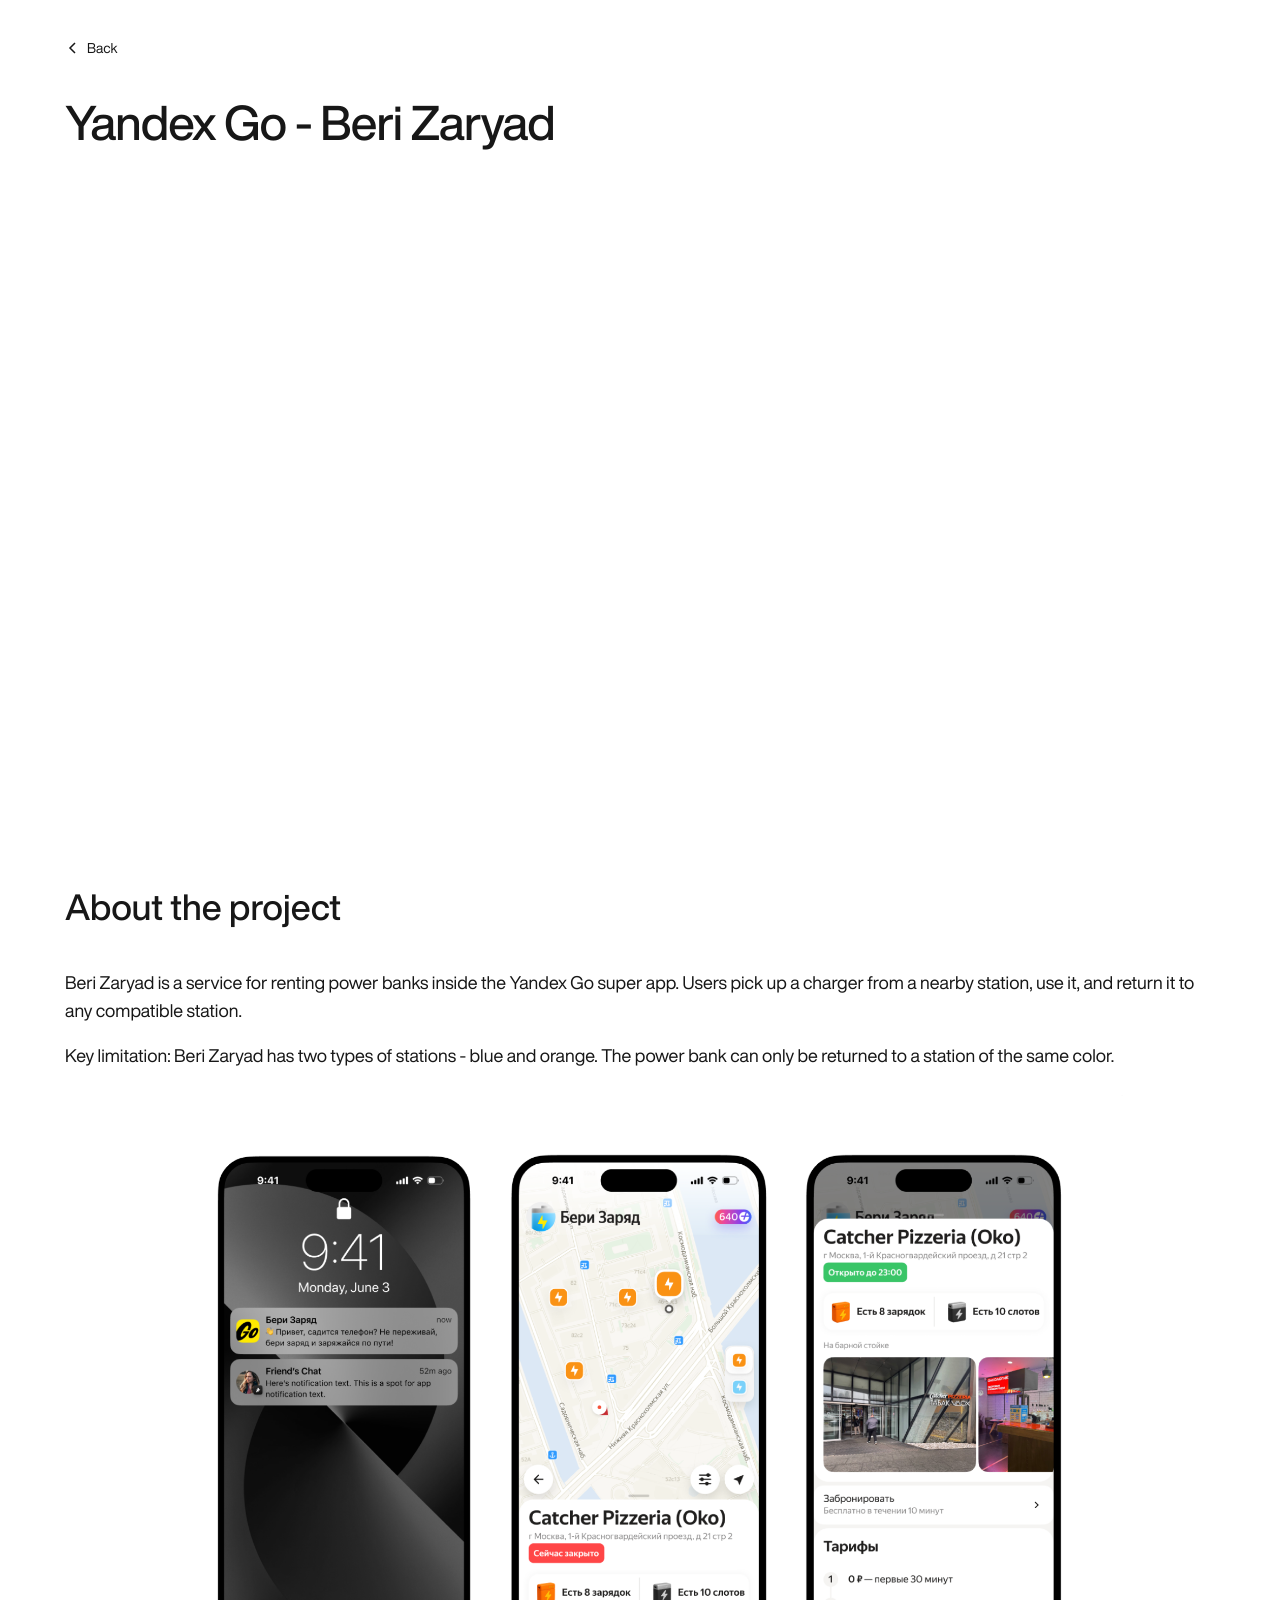
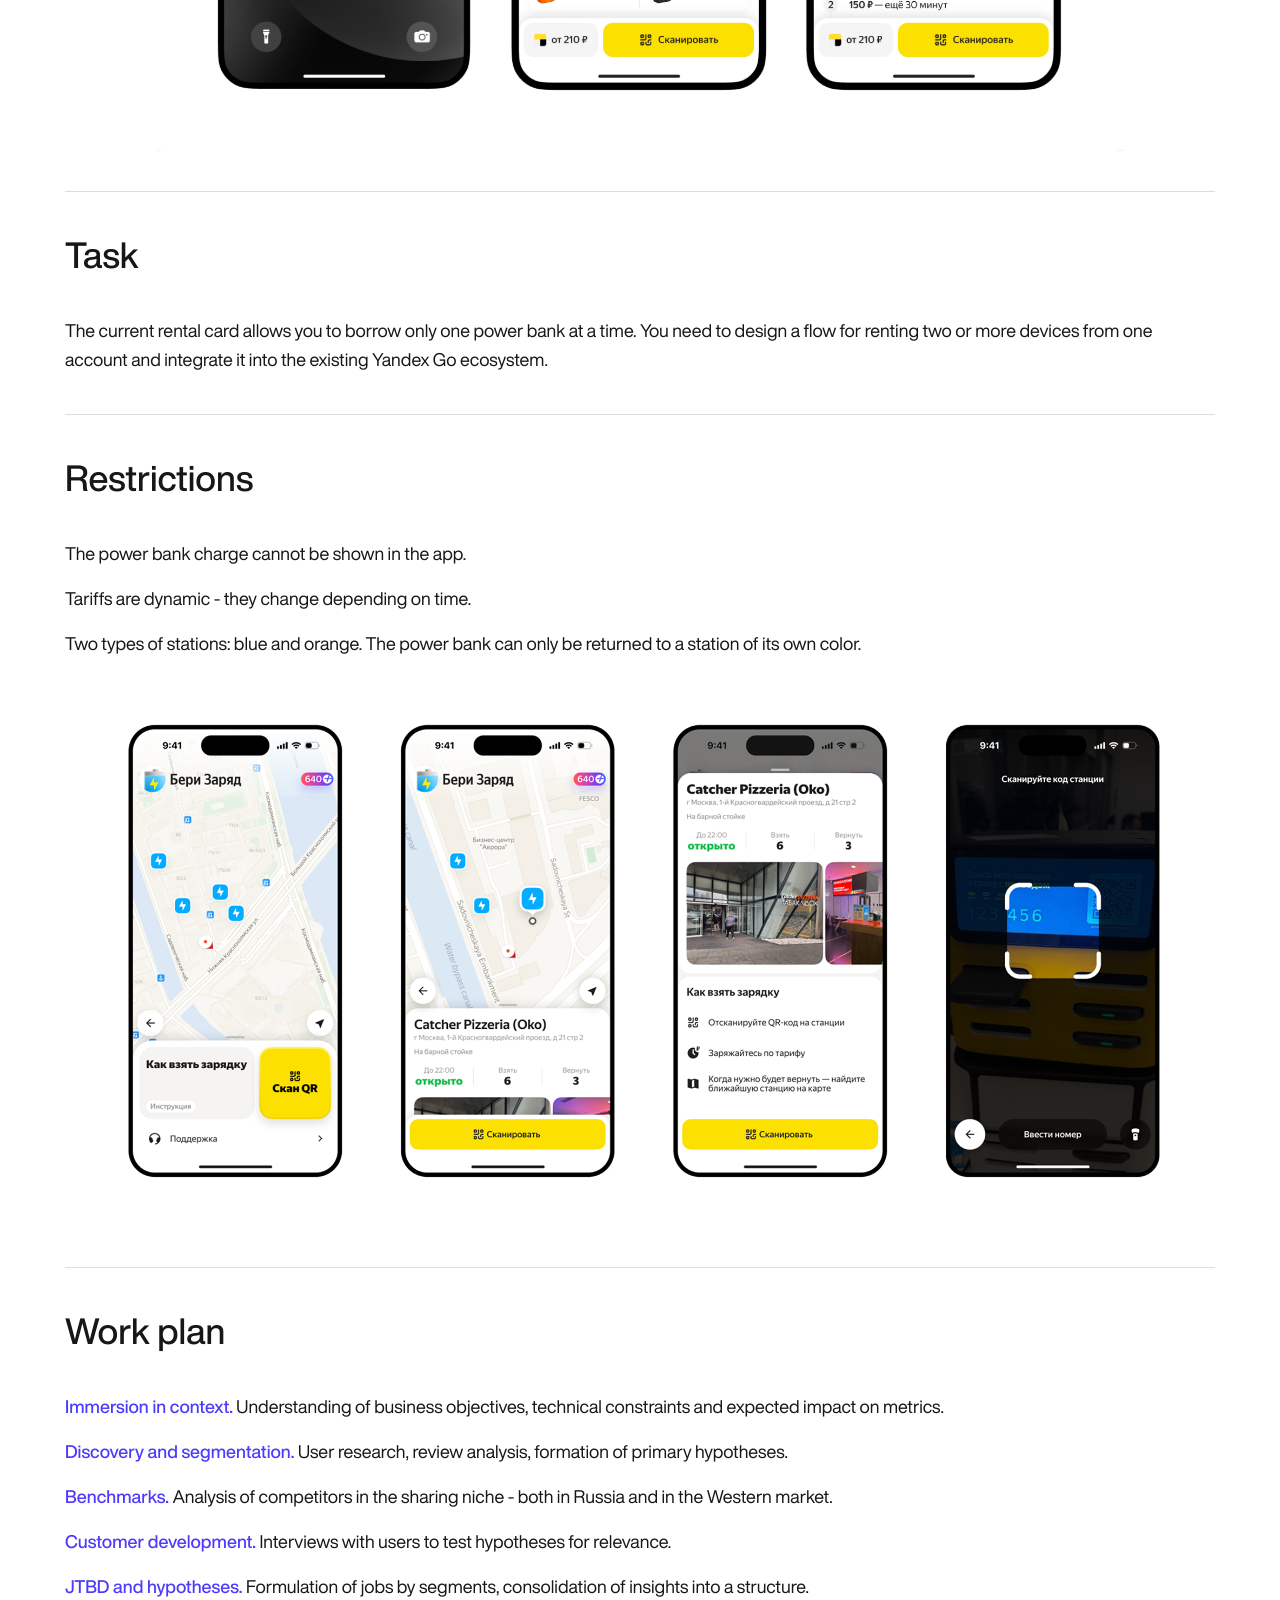
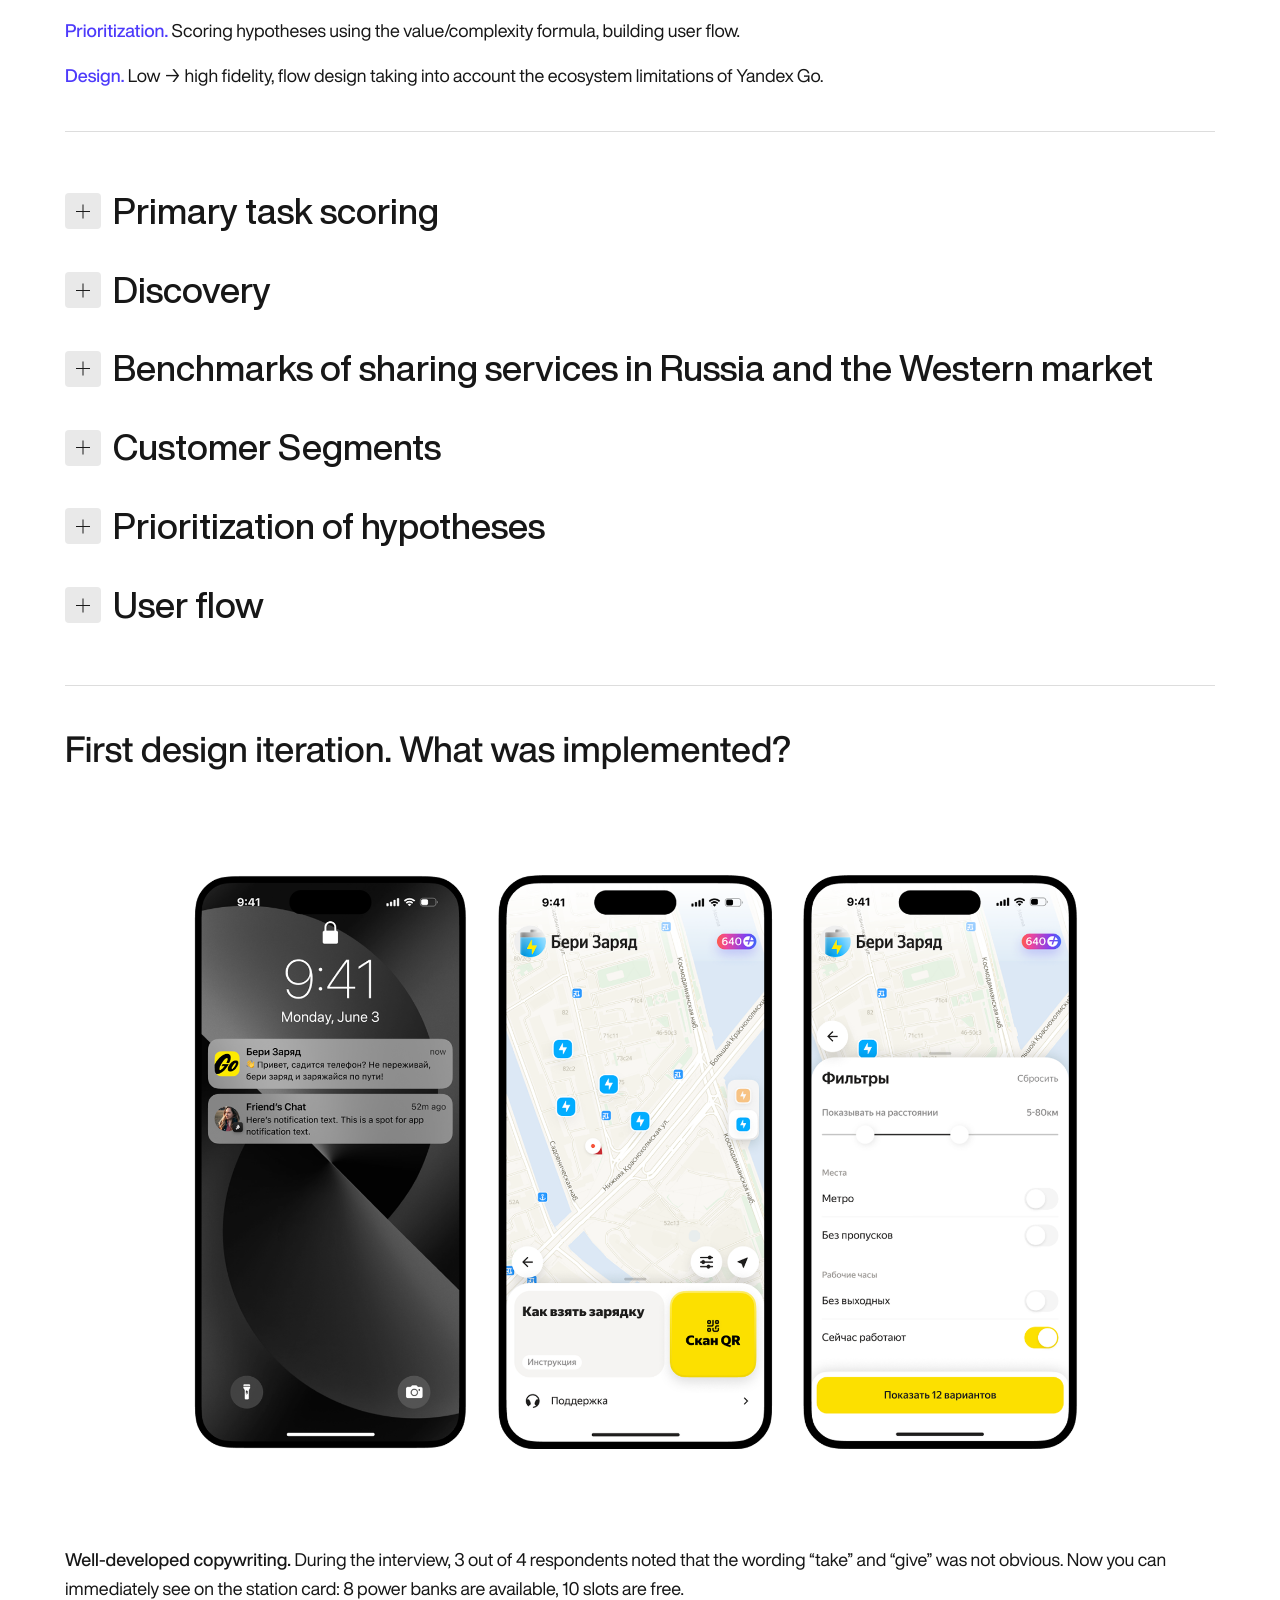
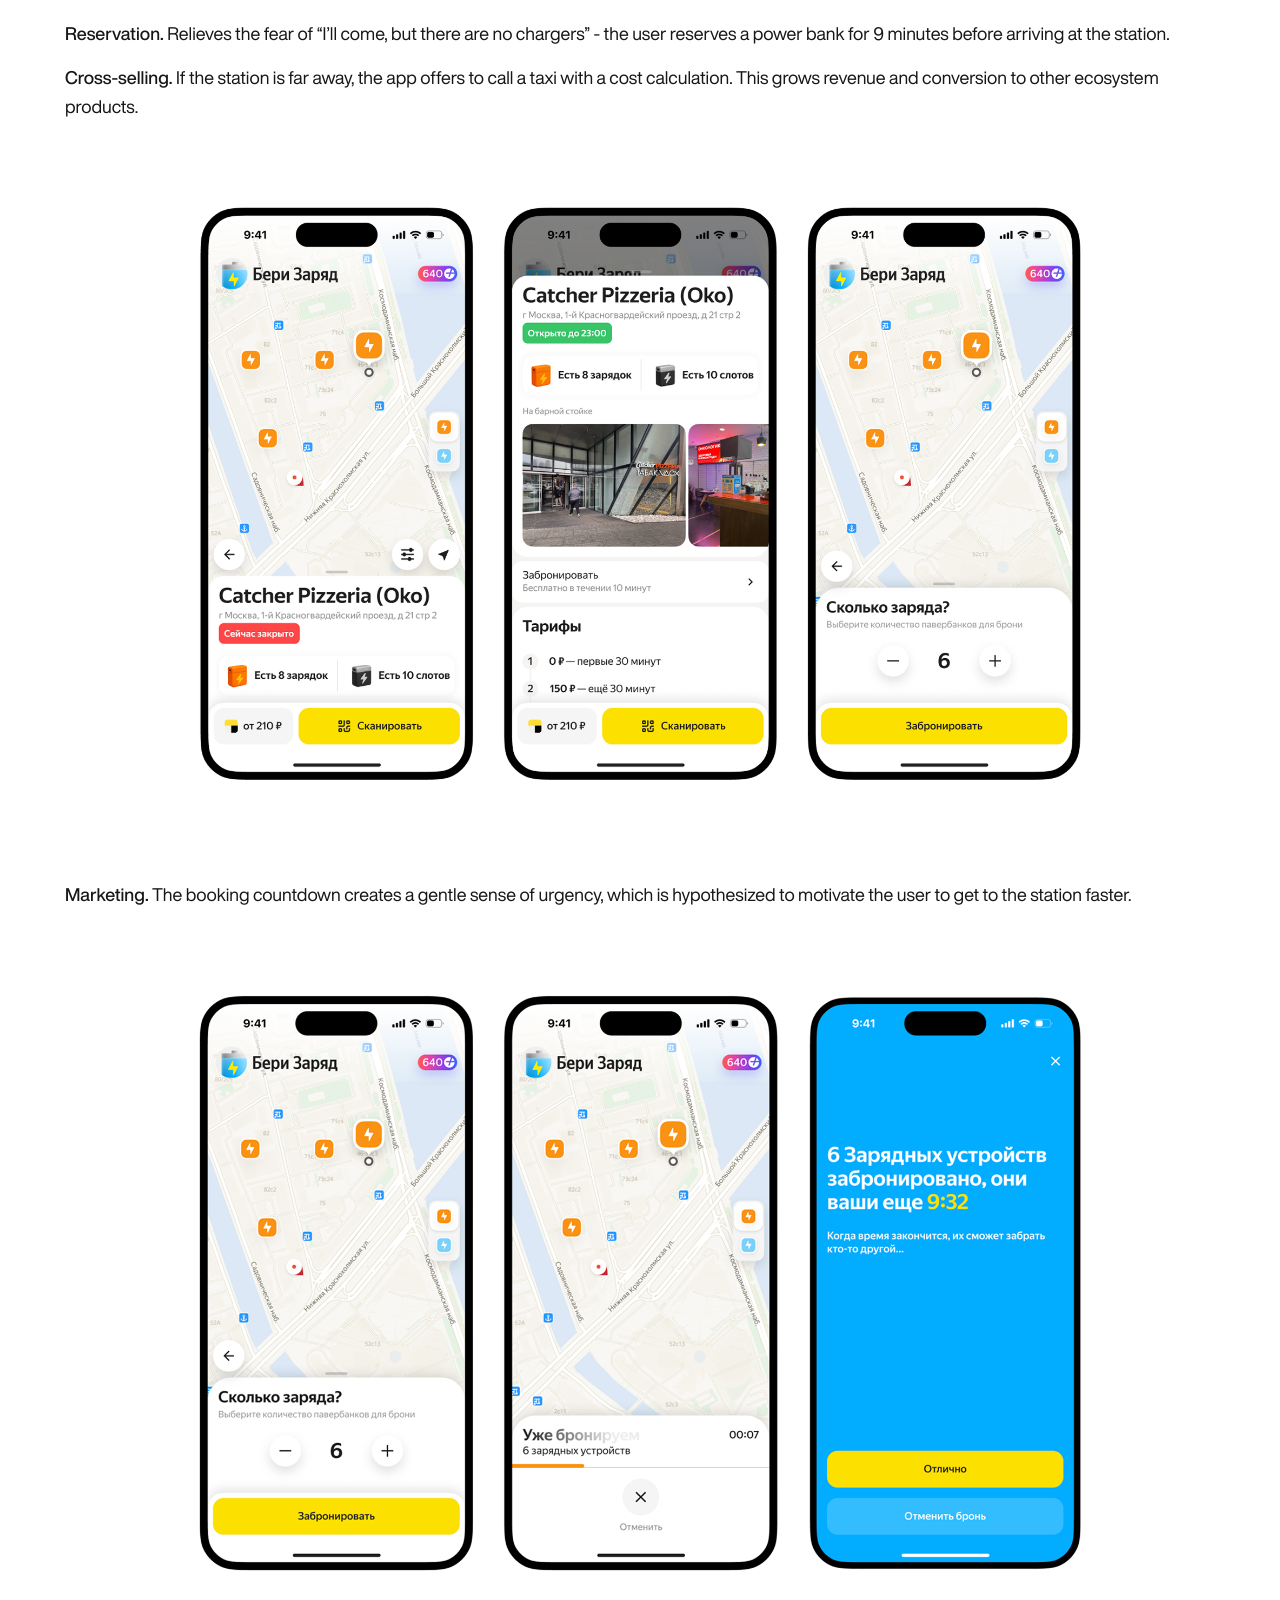
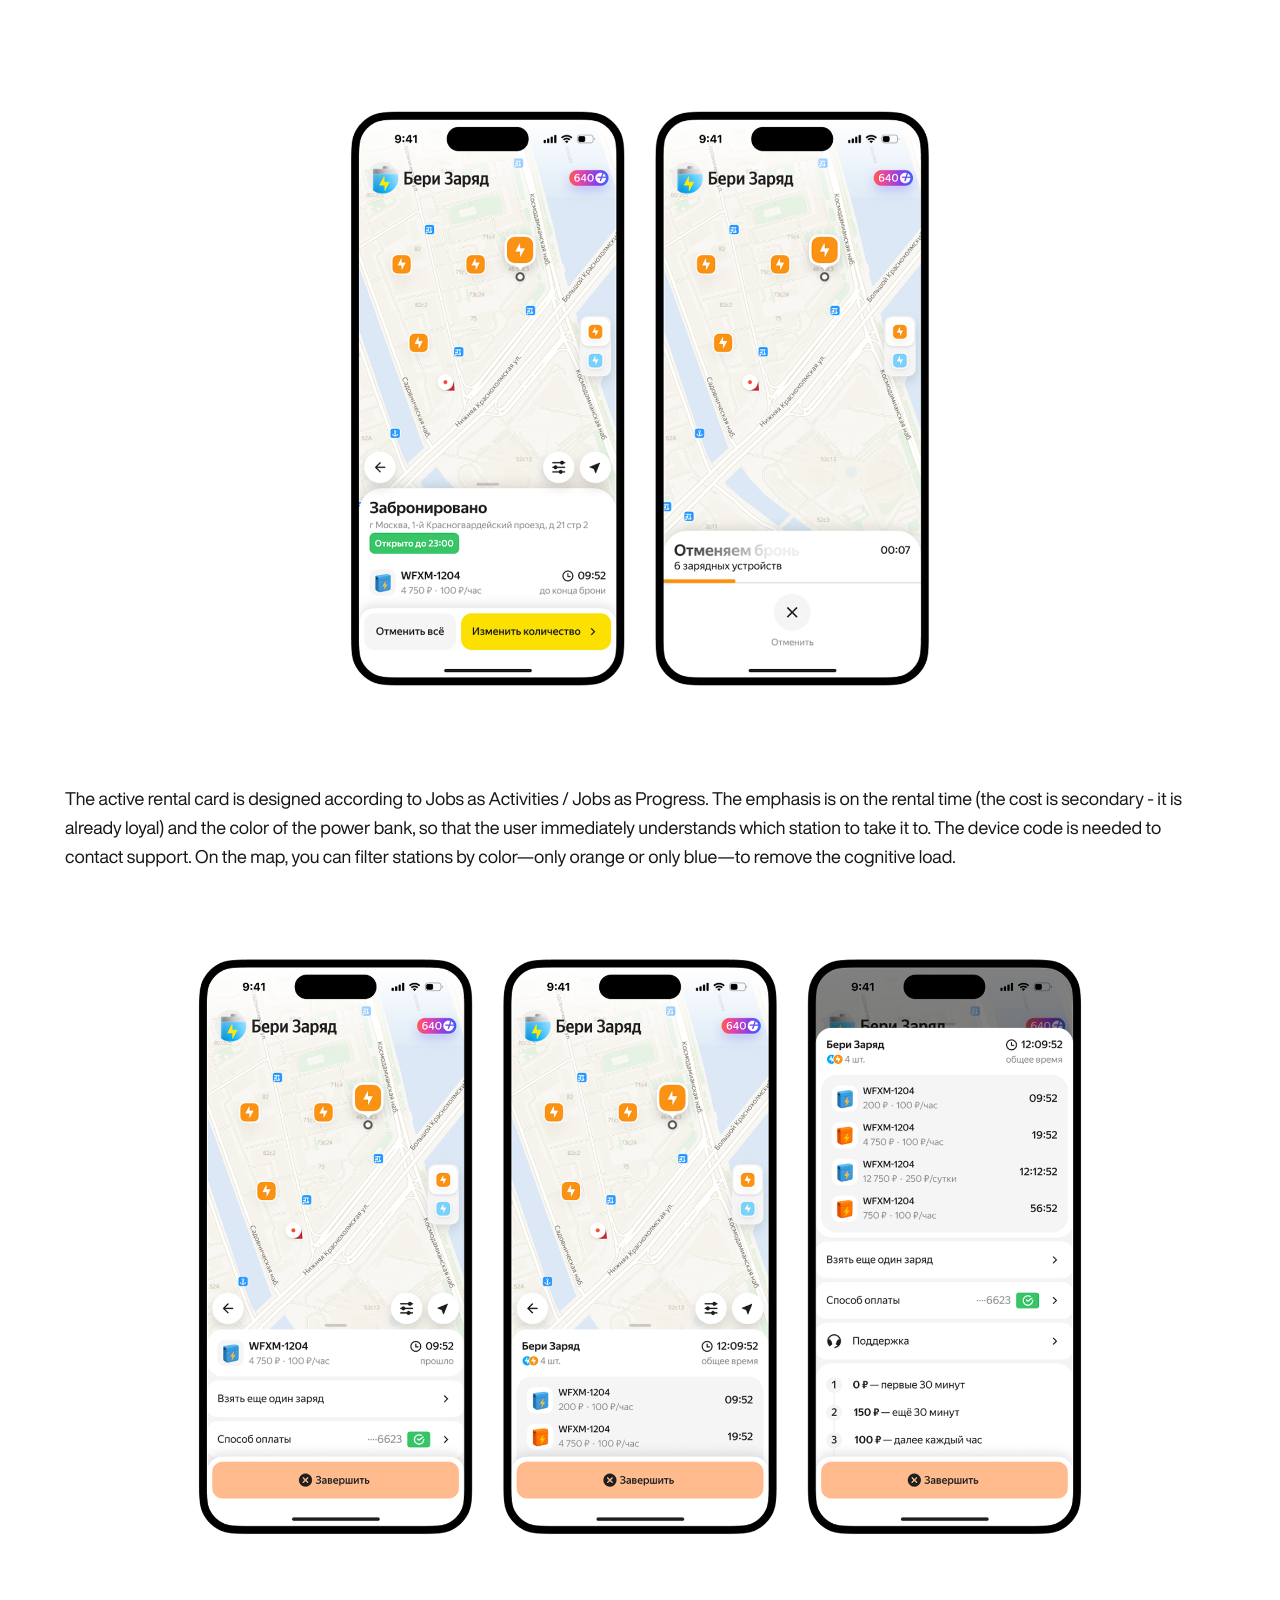
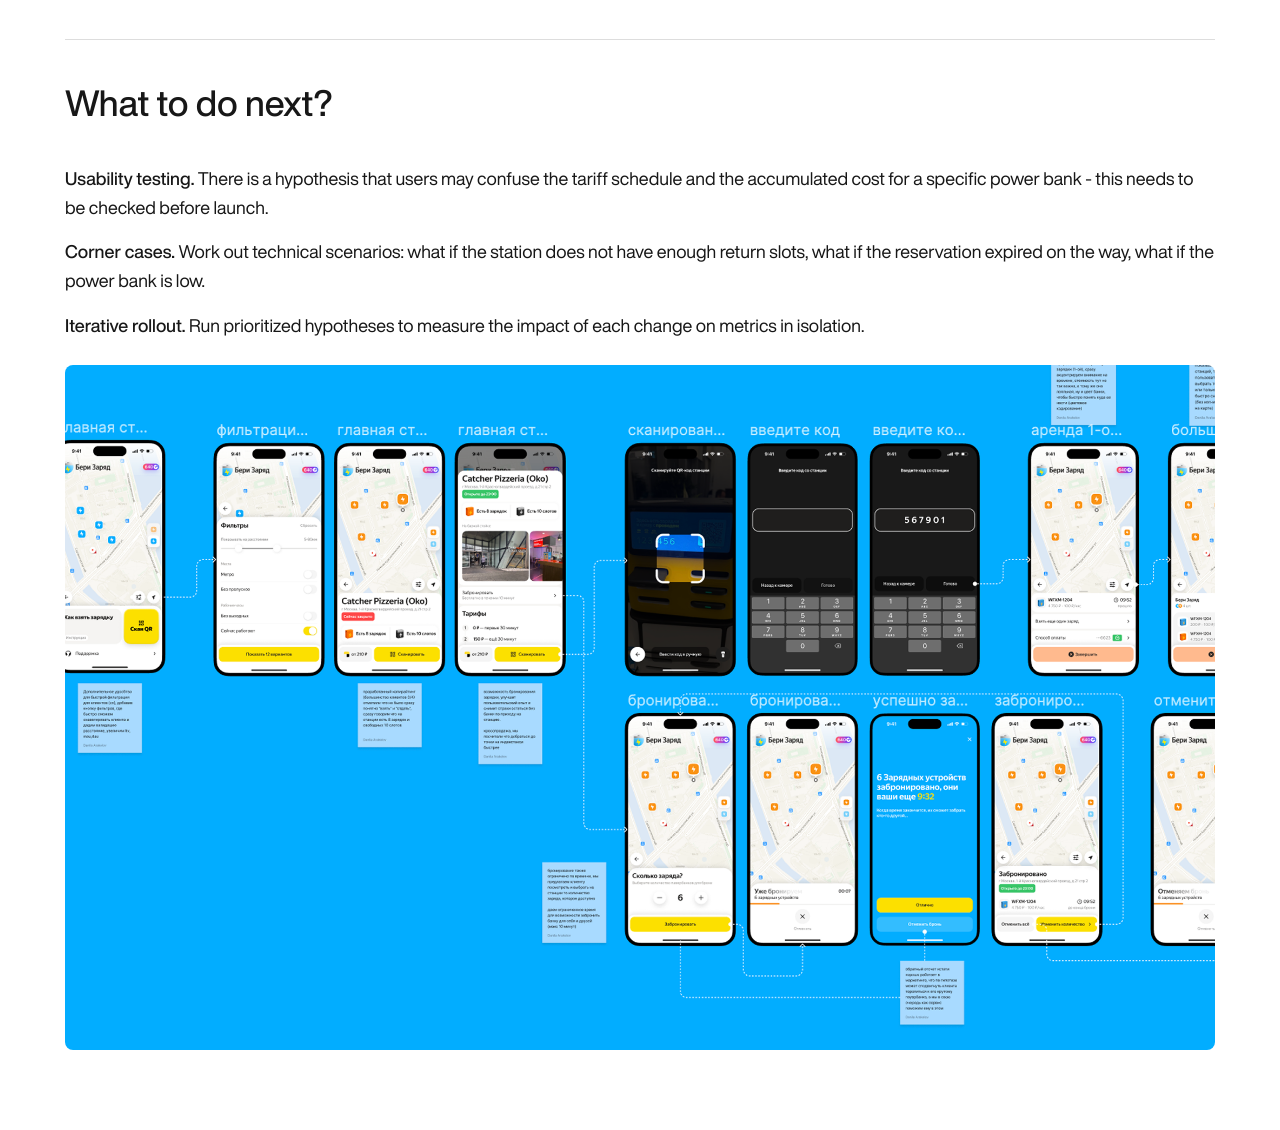
<file: cases/yandex-go.html>
<!doctype html>
<html lang="en">
<head>
<meta charset="utf-8" />
<meta name="viewport" content="width=device-width,initial-scale=1" />
<title>Yandex Go - Beri Zaryad - Anastasia Kuznetsova</title>
<link rel="icon" href="/morion-design-site/favicon.ico?v=20260502" sizes="any" />
<link rel="icon" href="/morion-design-site/favicon.svg?v=20260502" type="image/svg+xml" />
<link rel="icon" href="/morion-design-site/favicon-32.png?v=20260502" type="image/png" sizes="32x32" />
<link rel="apple-touch-icon" href="/morion-design-site/apple-touch-icon.png?v=20260502" />
<meta name="theme-color" content="#000000" />
<meta name="description" content="Yandex Go case - Beri Zaryad: power bank rental scenario, station search, payment, rental status and return." />
<link rel="canonical" href="https://geniusonmorion-eng.github.io/morion-design-site/cases/yandex-go.html" />
<meta property="og:type" content="article" />
<meta property="og:title" content="Yandex Go - Beri Zaryad" />
<meta property="og:description" content="UX scenario for renting a power bank within the familiar Yandex Go environment." />
<meta property="og:image" content="https://geniusonmorion-eng.github.io/morion-design-site/media/yandex-case/1.png" />
<meta name="twitter:card" content="summary_large_image" />
<link rel="stylesheet" href="../style.css" />
<style>
  html, body { overflow: auto; height: auto; background: #fff; }

  @keyframes fadeSlideIn {
    from { opacity: 0; transform: translateY(20px); }
    to { opacity: 1; transform: translateY(0); }
  }

  .case-page { max-width: 1200px; margin: 0 auto; padding: 40px 25px 80px; animation: fadeSlideIn 1.2s cubic-bezier(0.4, 0, 0.2, 1) both; }
  .case-back { display: inline-flex; align-items: center; gap: 6px; font-size: 14px; font-weight: 400; color: #171717; margin-bottom: 40px; transition: opacity 180ms; }
  .case-back:hover { opacity: 0.5; }
  .case-back svg { width: 16px; height: 16px; }
  .case-header { margin-bottom: 40px; }
  .case-header h1 { font-size: 48px; font-weight: 500; line-height: 1.1; letter-spacing: -0.02em; color: #171717; margin-bottom: 8px; }
  .case-header .case-subtitle { font-size: 18px; color: #777; font-weight: 400; }
  .case-header .case-meta-row { display: flex; gap: 24px; margin-top: 16px; font-size: 14px; color: #171717; }
  .case-gallery-full img,
  .case-gallery-full video { width: 100%; border-radius: 8px; display: block; }
  .case-gallery-full video { aspect-ratio: 16 / 9; object-fit: cover; }
  .case-gallery-full { margin: 0; }
  .case-body { max-width: 100%; margin-top: 24px; }
  .case-body + .case-body { margin-top: 0; }
  .case-body + .case-gallery-full { margin-top: 40px; }
  .case-gallery-full + .case-body { margin-top: 48px; }
  .case-two-col {
    display: grid;
    grid-template-columns: 1fr 1fr;
    gap: 12px;
    margin: 24px 0;
  }
  .case-two-col img { width: 100%; border-radius: 8px; display: block; }
  .case-body p { font-size: 18px; line-height: 1.6; color: #171717; margin-bottom: 16px; font-weight: 400; }
  .case-body p strong { font-weight: 500; }
  .case-body h2 { font-size: clamp(24px, 5vw, 36px); font-weight: 500; line-height: 1.25; margin: 0 0 40px; color: #171717; }

  .highlight-block {
    background: #F3F3F3;
    border-radius: 8px;
    padding: 14px 18px;
    margin: 8px 0 24px;
    display: flex;
    align-items: center;
  }
  .highlight-block p {
    font-size: 20px;
    font-weight: 700;
    line-height: 1.3;
    color: #171717;
    margin-bottom: 0;
  }

  .collapsible { padding: 16px 0; }
  .collapsible:first-of-type { border-top: 1px solid #eee; padding-top: 24px; }
  .collapsible-toggle {
    display: flex;
    align-items: center;
    gap: 12px;
    width: 100%;
    background: none;
    border: none;
    cursor: pointer;
    font-family: inherit;
    font-size: 36px;
    font-weight: 500;
    line-height: 1.3;
    color: #171717;
    padding: 0;
    text-align: left;
  }
  .collapsible-icon {
    width: 36px;
    height: 36px;
    min-width: 36px;
    
    background: #e9e9e9;
    backdrop-filter: blur(23px);
    border-radius: 4px;
    display: flex;
    align-items: center;
    justify-content: center;
    position: relative;
  }
  .collapsible-icon .line {
    position: absolute;
    width: 14px;
    height: 1px;
    background: #1a1a1a;
    transition: transform 0.4s ease;
  }
  .collapsible-icon .line:first-child { transform: rotate(0deg); }
  .collapsible-icon .line:last-child { transform: rotate(90deg); }
  .collapsible.open .collapsible-icon .line:last-child { transform: rotate(0deg); }
  .collapsible-content { overflow: hidden; height: 0; transition: height 0.5s ease; }
  .collapsible-content-inner { padding-top: 24px; }
  .collapsible-content-inner p { font-size: 18px; line-height: 1.6; color: #171717; margin-bottom: 16px; font-weight: 400; }
  .collapsible-content-inner .highlight-block p { font-size: 20px; font-weight: 700; line-height: 1.3; margin-bottom: 0; color: #171717; }

  .label-badge {
    display: inline-flex; align-items: center; justify-content: center;
    width: 22px; height: 22px; background: #efefef; color: #000;
    border-radius: 2px; font-size: 11px; font-weight: 500;
    margin-right: 4px; vertical-align: middle;
  }
  .label-num {
    display: inline-flex; align-items: center; justify-content: center;
    width: 22px; height: 22px; background: #777; color: #000;
    border-radius: 50%; font-size: 11px; font-weight: 500;
    margin-right: 8px; vertical-align: middle;
  }
  .plan-item { display: flex; align-items: center; gap: 12px; margin-bottom: 20px; }
  .plan-item .plan-badges { display: flex; gap: 4px; margin-top: 3px; flex-shrink: 0; }
  .plan-item p { margin-bottom: 0; }
  @media (max-width: 699px) {
    .case-page { padding: 24px 16px 60px; }
    .case-body h2 { margin: 0 0 24px; }
    .case-two-col, [style*="grid-template-columns: 1fr 1fr"] { grid-template-columns: 1fr !important; }
    .collapsible-toggle { font-size: 20px; }
    .case-body p, .collapsible-content-inner p { font-size: 15px; line-height: 1.55; }
    .case-body h2 { font-size: 22px; }
    .highlight-block p { font-size: 16px !important; }
    .case-header .case-title { font-size: 28px; }
    .case-header .case-subtitle { font-size: 15px; }
    .collapsible-icon { width: 28px; height: 28px; min-width: 28px; }
  }
</style>
</head>
<body>
  <div class="case-page">
    <a href="../index.html" class="case-back">
      <svg viewBox="0 0 16 16"><path d="M10 3 L5 8 L10 13" fill="none" stroke="currentColor" stroke-width="1.5"/></svg>
      Back
    </a>
    <div class="case-header">
      <h1>Yandex Go - Beri Zaryad</h1>
    </div>
    <div class="case-gallery-full">
      <video src="https://res.cloudinary.com/der7innqu/video/upload/q_auto/media/yandex.mp4" autoplay muted loop playsinline></video>
    </div>

    <div class="case-body">
      <h2>About the project</h2>
      <p>Beri Zaryad is a service for renting power banks inside the Yandex Go super app. Users pick up a charger from a nearby station, use it, and return it to any compatible station.</p>
      <p>Key limitation: Beri Zaryad has two types of stations - blue and orange. The power bank can only be returned to a station of the same color.</p>
    </div>

    <div class="case-gallery-full" style="margin-top: 24px;">
      <img src="../media/yandex-case/yandex-new/1.png" alt="About the project">
    </div>

    <hr style="border: none; border-top: 1px solid #ddd; margin: 40px 0;">

    <div class="case-body">
      <h2>Task</h2>
      <p>The current rental card allows you to borrow only one power bank at a time. You need to design a flow for renting two or more devices from one account and integrate it into the existing Yandex Go ecosystem.</p>
    </div>

    <hr style="border: none; border-top: 1px solid #ddd; margin: 40px 0;">

    <div class="case-body">
      <h2>Restrictions</h2>
      <p>The power bank charge cannot be shown in the app.</p>
      <p>Tariffs are dynamic - they change depending on time.</p>
      <p>Two types of stations: blue and orange. The power bank can only be returned to a station of its own color.</p>
    </div>

    <div class="case-gallery-full" style="margin-top: 24px;">
      <img src="../media/yandex-case/yandex-new/2.png" alt="Restrictions">
    </div>

    <hr style="border: none; border-top: 1px solid #ddd; margin: 40px 0;">

    <div class="case-body">
      <h2>Work plan</h2>
      <p><strong style="color: #4D3AFB;">Immersion in context.</strong> Understanding of business objectives, technical constraints and expected impact on metrics.</p>
      <p><strong style="color: #4D3AFB;">Discovery and segmentation.</strong> User research, review analysis, formation of primary hypotheses.</p>
      <p><strong style="color: #4D3AFB;">Benchmarks.</strong> Analysis of competitors in the sharing niche - both in Russia and in the Western market.</p>
      <p><strong style="color: #4D3AFB;">Customer development.</strong> Interviews with users to test hypotheses for relevance.</p>
      <p><strong style="color: #4D3AFB;">JTBD and hypotheses.</strong> Formulation of jobs by segments, consolidation of insights into a structure.</p>
      <p><strong style="color: #4D3AFB;">Prioritization.</strong> Scoring hypotheses using the value/complexity formula, building user flow.</p>
      <p><strong style="color: #4D3AFB;">Design.</strong> Low → high fidelity, flow design taking into account the ecosystem limitations of Yandex Go.</p>
    </div>

    <hr style="border: none; border-top: 1px solid #ddd; margin: 40px 0;">

    <!-- Primary task scoring (collapsible) -->
    <div class="collapsible">
      <button class="collapsible-toggle">
        <span class="collapsible-icon"><span class="line"></span><span class="line"></span></span>
        Primary task scoring
      </button>
      <div class="collapsible-content">
        <div class="collapsible-content-inner">
          <p>Recorded understanding of the task and key criteria for success.</p>
          <div class="case-gallery-full" style="margin: 24px 0;">
            <img src="../media/yandex-case/yandex-new/3.png" alt="Task scoring">
          </div>
          <p>I formulated questions for the rental card - it was this that had to be reworked. Immersion in the context helped to conduct a UX audit in a substantive manner.</p>
          <div class="case-gallery-full" style="margin: 24px 0;">
            <img src="../media/yandex-case/yandex-new/4.png" alt="UX audit">
          </div>
        </div>
      </div>
    </div>

    <!-- Discovery (collapsible) -->
    <div class="collapsible">
      <button class="collapsible-toggle">
        <span class="collapsible-icon"><span class="line"></span><span class="line"></span></span>
        Discovery
      </button>
      <div class="collapsible-content">
        <div class="collapsible-content-inner">
          <p>Analyzed sharing services in Russia and in the Western market: PowerApp, EnergoS, PowerNow and others. For each, I recorded the structure of the main page, the tariff card and the rental flow.</p>
          <div class="case-gallery-full" style="margin: 24px 0;">
            <img src="../media/yandex-case/yandex-new/5.png" alt="Discovery">
          </div>
          <p><strong>Interim conclusions</strong></p>
          <div style="display: grid; grid-template-columns: 1fr 1fr; gap: 12px;">
            <div>
              <div style="background: #F3F3F3; border-radius: 8px; padding: 14px 18px; margin-bottom: 12px;"><p style="margin-bottom: 0; font-weight: 500;">Highlight benefits</p></div>
              <p>If you show a demand indicator (similar to Yandex Taxi - high / low), the user will be able to make a more informed decision about renting, and the service will be able to influence the distribution of the load.</p>
            </div>
            <div>
              <div style="background: #F3F3F3; border-radius: 8px; padding: 14px 18px; margin-bottom: 12px;"><p style="margin-bottom: 0; font-weight: 500;">Booking</p></div>
              <p>The pre-booking function with a timeout will remove the fear of “I’ll come, but there’s no charger” - especially critical for a group scenario when several devices are needed.</p>
            </div>
            <div>
              <div style="background: #F3F3F3; border-radius: 8px; padding: 14px 18px; margin-bottom: 12px;"><p style="margin-bottom: 0; font-weight: 500;">Dynamic price indicator</p></div>
              <p>Pricing transparency increases trust - the user can see why the price is what it is and can choose the optimal time.</p>
            </div>
            <div>
              <div style="background: #F3F3F3; border-radius: 8px; padding: 14px 18px; margin-bottom: 12px;"><p style="margin-bottom: 0; font-weight: 500;">Cross-selling within a super app</p></div>
              <p>If the station is far away, offer to call a taxi directly from the card. This reduces the time to access the power bank and generates conversion to other products in the ecosystem.</p>
            </div>
            <div style="grid-column: 1 / -1;">
              <div style="background: #F3F3F3; border-radius: 8px; padding: 14px 18px; margin-bottom: 12px;"><p style="margin-bottom: 0; font-weight: 500;">Color coding</p></div>
              <p>Visual separation of blue and orange stations on the map and in the rental card - so that the user immediately understands where to carry a specific power bank.</p>
            </div>
          </div>
        </div>
      </div>
    </div>

    <!-- Benchmarks (collapsible) -->
    <div class="collapsible">
      <button class="collapsible-toggle">
        <span class="collapsible-icon"><span class="line"></span><span class="line"></span></span>
        Benchmarks of sharing services in Russia and the Western market
      </button>
      <div class="collapsible-content">
        <div class="collapsible-content-inner">
          <p>Based on the discovery, I formulated hypotheses. Some of them:</p>
          <div class="case-gallery-full" style="margin: 24px 0;">
            <img src="../media/yandex-case/yandex-new/6.png" alt="Benchmarks">
          </div>
          <p><strong>A few interim discovery conclusions:</strong></p>
          <div style="display: grid; grid-template-columns: 1fr 1fr; gap: 12px;">
            <div>
              <div style="background: #F3F3F3; border-radius: 8px; padding: 14px 18px; margin-bottom: 12px;"><p style="margin-bottom: 0; font-weight: 500;">Cross-selling</p></div>
              <p>If you add a route to the nearest “Beri Zaryad” station in the app and offer to call a taxi to it if necessary, then the time for searching and accessing the power bank will be reduced by an average of 3 minutes, and the rental conversion will increase due to the convenience of moving to the point.</p>
            </div>
            <div>
              <div style="background: #F3F3F3; border-radius: 8px; padding: 14px 18px; margin-bottom: 12px;"><p style="margin-bottom: 0; font-weight: 500;">Restrictions</p></div>
              <p>Each power bank has a unique identifier, so returns are processed one at a time—you can’t return them all at once with one button.</p>
            </div>
            <div>
              <div style="background: #F3F3F3; border-radius: 8px; padding: 14px 18px; margin-bottom: 12px;"><p style="margin-bottom: 0; font-weight: 500;">Transparency at the start</p></div>
              <p>Before starting a rental, a good UX is to show the tariff. For example, Yandex Go, when selecting a “Beri Zaryad” station, immediately displays the current rental price at this point.</p>
            </div>
            <div>
              <div style="background: #F3F3F3; border-radius: 8px; padding: 14px 18px; margin-bottom: 12px;"><p style="margin-bottom: 0; font-weight: 500;">Color coding</p></div>
              <p>Provide color coding for a specific power bank (blue/orange) to allow the client to navigate within the service.</p>
            </div>
            <div style="grid-column: 1 / -1;">
              <div style="background: #F3F3F3; border-radius: 8px; padding: 14px 18px; margin-bottom: 12px;"><p style="margin-bottom: 0; font-weight: 500;">Availability</p></div>
              <p>Adding a route-to-station feature directly into the app to make it easier and faster for the user to find the station they need can reduce the likelihood of the user getting lost and improve the overall experience.</p>
            </div>
          </div>
        </div>
      </div>
    </div>

    <!-- Customer segments (collapsible) -->
    <div class="collapsible">
      <button class="collapsible-toggle">
        <span class="collapsible-icon"><span class="line"></span><span class="line"></span></span>
        Customer Segments
      </button>
      <div class="collapsible-content">
        <div class="collapsible-content-inner">
          <p>Based on the results of the analysis of reviews and interviews, I identified two key segments for multi-rental:</p>
          <div style="display: grid; grid-template-columns: 1fr 1fr; gap: 12px;">
            <div>
              <div style="background: #F3F3F3; border-radius: 8px; padding: 14px 18px; margin-bottom: 12px;"><p style="margin-bottom: 0; font-weight: 500;">Tourists and travelers</p></div>
              <p>They take power banks when traveling for themselves and their children. They value speed and don’t want to understand the interface. Group scenario: a family with several gadgets.</p>
            </div>
            <div>
              <div style="background: #F3F3F3; border-radius: 8px; padding: 14px 18px; margin-bottom: 12px;"><p style="margin-bottom: 0; font-weight: 500;">Schoolchildren and students</p></div>
              <p>They rent several devices for a company - in a library, at a festival, in a cafe. Sensitive to price, transparency of tariffs is important.</p>
            </div>
          </div>
          <p>For each segment, I mapped jobs using the Jobs as Progress / Jobs as Activities model to capture both pain points and expected outcomes.</p>
          <div class="case-gallery-full" style="margin: 24px 0;">
            <img src="../media/yandex-case/yandex-new/7.png" alt="Customer Segments">
          </div>
        </div>
      </div>
    </div>

    <!-- Prioritization of hypotheses (collapsible) -->
    <div class="collapsible">
      <button class="collapsible-toggle">
        <span class="collapsible-icon"><span class="line"></span><span class="line"></span></span>
        Prioritization of hypotheses
      </button>
      <div class="collapsible-content">
        <div class="collapsible-content-inner">
          <p><strong>Some hypotheses that went into the first iteration:</strong></p>
          <div style="display: grid; grid-template-columns: 1fr 1fr; gap: 12px;">
            <div>
              <div style="background: #F3F3F3; border-radius: 8px; padding: 14px 18px; margin-bottom: 12px;"><p style="margin-bottom: 0; font-weight: 500;">Quick search for stations</p></div>
              <p>If the app navigates the user to the nearest return stations - especially when you need to return power banks of different colors to different points - this reduces time and increases Session Length.</p>
            </div>
            <div>
              <div style="background: #F3F3F3; border-radius: 8px; padding: 14px 18px; margin-bottom: 12px;"><p style="margin-bottom: 0; font-weight: 500;">Added Value</p></div>
              <p>If you send a push notification when the phone's charge level is low (similar to EnergyGo), the user receives an offer at the time of real need. Metrics: CR, RPR, Sticky Factor.</p>
            </div>
            <div>
              <div style="background: #F3F3F3; border-radius: 8px; padding: 14px 18px; margin-bottom: 12px;"><p style="margin-bottom: 0; font-weight: 500;">Highlighting time-based tariffs</p></div>
              <p>If you highlight favorable rates depending on the time of day (similar to the demand indicator in Yandex Taxi), the user sees when it is more profitable to rent. Metrics: Activate Something Rate, Sessions Frequency, RPR.</p>
            </div>
            <div>
              <div style="background: #F3F3F3; border-radius: 8px; padding: 14px 18px; margin-bottom: 12px;"><p style="margin-bottom: 0; font-weight: 500;">Color coding</p></div>
              <p>Color coding of stations on the map and in the card - the user can filter only the desired color and quickly find the return point. Metrics: AOV, LTV, MAU/DAU.</p>
            </div>
          </div>
        </div>
      </div>
    </div>

    <!-- Core Flow (collapsible) -->
    <div class="collapsible">
      <button class="collapsible-toggle">
        <span class="collapsible-icon"><span class="line"></span><span class="line"></span></span>
        User flow
      </button>
      <div class="collapsible-content">
        <div class="collapsible-content-inner">
          <div class="case-gallery-full">
            <img src="../media/yandex-case/yandex-new/8.png" alt="Core Flow">
          </div>
        </div>
      </div>
    </div>

    <hr style="border: none; border-top: 1px solid #ddd; margin: 40px 0;">

    <!-- First iteration -->
    <div class="case-body">
      <h2>First design iteration. What was implemented?</h2>
    </div>

    <div class="case-gallery-full" style="margin-top: 24px;">
      <img src="../media/yandex-case/yandex-new/9.png" alt="First iteration">
    </div>

    <div class="case-body" style="margin-top: 32px;">
      <p><strong>Well-developed copywriting.</strong> During the interview, 3 out of 4 respondents noted that the wording “take” and “give” was not obvious. Now you can immediately see on the station card: 8 power banks are available, 10 slots are free.</p>
      <p><strong>Reservation.</strong> Relieves the fear of “I’ll come, but there are no chargers” - the user reserves a power bank for 9 minutes before arriving at the station.</p>
      <p><strong>Cross-selling.</strong> If the station is far away, the app offers to call a taxi with a cost calculation. This grows revenue and conversion to other ecosystem products.</p>
    </div>

    <div class="case-gallery-full" style="margin-top: 24px;">
      <img src="../media/yandex-case/yandex-new/10.png" alt="Cross-selling">
    </div>

    <div class="case-body" style="margin-top: 32px;">
      <p><strong>Marketing.</strong> The booking countdown creates a gentle sense of urgency, which is hypothesized to motivate the user to get to the station faster.</p>
    </div>

    <div class="case-gallery-full" style="margin-top: 24px;">
      <img src="../media/yandex-case/yandex-new/11.png" alt="Marketing">
    </div>

    <div class="case-gallery-full" style="margin-top: 12px;">
      <img src="../media/yandex-case/yandex-new/12.png" alt="Marketing 2">
    </div>

    <div class="case-body" style="margin-top: 32px;">
      <p>The active rental card is designed according to Jobs as Activities / Jobs as Progress. The emphasis is on the rental time (the cost is secondary - it is already loyal) and the color of the power bank, so that the user immediately understands which station to take it to. The device code is needed to contact support. On the map, you can filter stations by color—only orange or only blue—to remove the cognitive load.</p>
    </div>

    <div class="case-gallery-full" style="margin-top: 24px;">
      <img src="../media/yandex-case/yandex-new/13.png" alt="Charging card">
    </div>

    <hr style="border: none; border-top: 1px solid #ddd; margin: 40px 0;">

    <!-- What to do next? -->
    <div class="case-body">
      <h2>What to do next?</h2>
      <p><strong>Usability testing.</strong> There is a hypothesis that users may confuse the tariff schedule and the accumulated cost for a specific power bank - this needs to be checked before launch.</p>
      <p><strong>Corner cases.</strong> Work out technical scenarios: what if the station does not have enough return slots, what if the reservation expired on the way, what if the power bank is low.</p>
      <p><strong>Iterative rollout.</strong> Run prioritized hypotheses to measure the impact of each change on metrics in isolation.</p>
    </div>

    <div class="case-gallery-full" style="margin-top: 24px;">
      <img src="../media/yandex-case/yandex-new/14.png" alt="What's next">
    </div>

  </div>

<script>
document.querySelectorAll('.collapsible-toggle').forEach(btn => {
  btn.addEventListener('click', () => {
    const parent = btn.closest('.collapsible');
    const content = parent.querySelector('.collapsible-content');
    const inner = content.querySelector('.collapsible-content-inner');
    if (parent.classList.contains('open')) {
      content.style.height = content.scrollHeight + 'px';
      requestAnimationFrame(() => { content.style.height = '0'; });
      parent.classList.remove('open');
    } else {
      parent.classList.add('open');
      content.style.height = inner.offsetHeight + 'px';
      content.addEventListener('transitionend', () => {
        if (parent.classList.contains('open')) content.style.height = 'auto';
      }, { once: true });
    }
  });
});

document.querySelectorAll('.case-back').forEach(link => {
  link.addEventListener('click', (e) => {
    e.preventDefault();
    const href = link.getAttribute('href');
    document.querySelector('.case-page').style.transition = 'opacity 1.2s cubic-bezier(0.4, 0, 0.2, 1), transform 1.2s cubic-bezier(0.4, 0, 0.2, 1)';
    document.querySelector('.case-page').style.opacity = '0';
    document.querySelector('.case-page').style.transform = 'translateY(15px)';
    setTimeout(() => { window.location.href = href; }, 1000);
  });
});
</script>
</body>
</html>
</file>
<file: style.css>
/* ======================================================================
   Fonts
   ====================================================================== */
@font-face {
  font-family: 'Helvetica Now Display';
  src: url('fonts/helvetica-now/HelveticaNowDisplay-Regular.woff2') format('woff2'),
       url('fonts/helvetica-now/HelveticaNowDisplay-Regular.woff') format('woff');
  font-weight: 400;
  font-style: normal;
  font-display: swap;
}
@font-face {
  font-family: 'Helvetica Now Display';
  src: url('fonts/helvetica-now/HelveticaNowDisplay-Medium.woff2') format('woff2'),
       url('fonts/helvetica-now/HelveticaNowDisplay-Medium.woff') format('woff');
  font-weight: 500;
  font-style: normal;
  font-display: swap;
}
@font-face {
  font-family: 'Lebowski by Pragmatica';
  src: url('fonts/lebowski/LebowskiByPragmatica-Regular.ttf') format('truetype');
  font-weight: 400;
  font-style: normal;
  font-display: swap;
}

:root {
  --color-foreground: #000;
  --color-foreground-faded: #777;
  --color-background: #fff;
  --color-card: #f3f3f3;
  --color-dark: #000;
  --color-dark-text: #efefef;
  --color-dark-muted: #999;
  --color-dark-line: #242424;
  --frame-bg: #fff;
  --gap: 8px;
  --radius: 4px;
  --header-height: 40px;
  --font-sans: "Helvetica Now Display", "Helvetica Neue", Helvetica, Arial, sans-serif;
  --font-intro: "Helvetica Now Display", "Helvetica Neue", Helvetica, Arial, sans-serif;
}

* { box-sizing: border-box; margin: 0; padding: 0; }

html,
body {
  width: 100%;
  min-height: 100%;
  overflow: auto;
  background: var(--frame-bg);
  color: var(--color-foreground);
  font-family: var(--font-sans);
  font-size: 12px;
  line-height: 14px;
  letter-spacing: 0;
  font-weight: 400;
  text-rendering: geometricPrecision;
  -webkit-font-smoothing: antialiased;
  -moz-osx-font-smoothing: grayscale;
}

body {
  opacity: 0;
  animation: pageIn 0.8s cubic-bezier(0.4, 0, 0.2, 1) forwards;
}

html.case-enter-pending body,
html.case-entering body,
html.case-transitioning body,
html.case-enter-complete body {
  opacity: 1;
  animation: none;
}

@keyframes pageIn {
  from { opacity: 0; }
  to { opacity: 1; }
}

a { color: inherit; text-decoration: none; }
button { font: inherit; color: inherit; background: none; border: 0; cursor: pointer; }
img, video { max-width: 100%; }

html.case-transitioning,
html.case-entering,
html.case-transitioning *,
html.case-entering * {
  cursor: progress !important;
}

.case-page-transition {
  position: fixed;
  inset: 0;
  z-index: 2147483000;
  pointer-events: none;
  overflow: hidden;
  display: none;
}

.case-page-transition__shade,
.case-page-transition__panel,
.case-page-transition__preview {
  position: absolute;
  will-change: opacity, transform, clip-path;
}

.case-page-transition__shade {
  inset: 0;
  background: #000;
  opacity: 0;
}

.case-page-transition__panel {
  inset: 0;
  background: #f4f4f4;
  transform: translate3d(0, 105%, 0);
  clip-path: polygon(0% 100%, 100% 42%, 100% 100%, 0% 100%);
}

.case-page-transition__panel::after {
  content: "";
  position: absolute;
  inset: 0;
  background: linear-gradient(180deg, rgba(255,255,255,0.2), rgba(0,0,0,0.055));
  opacity: 0.8;
}

.case-page-transition__preview {
  top: 0;
  left: 0;
  z-index: 2;
  overflow: hidden;
  border-radius: var(--radius);
  background: #f1f1f1;
  box-shadow: 0 24px 80px rgba(0, 0, 0, 0.18);
  transform: translate3d(0, 0, 0);
  transform-origin: top left;
  contain: layout paint;
}

.case-page-transition__preview:empty {
  display: none;
}

.case-page-transition__preview .gallery,
.case-page-transition__preview .uvc-media {
  position: relative;
  width: 100%;
  height: 100%;
  aspect-ratio: auto;
  overflow: hidden;
  border-radius: inherit;
}

.case-page-transition__preview .gallery-track,
.case-page-transition__preview .slide {
  height: 100%;
}

.case-page-transition__preview img,
.case-page-transition__preview video {
  width: 100%;
  height: 100%;
  object-fit: cover;
}

html.case-transitioning .frame {
  will-change: transform;
}

html.case-enter-pending .uvc-shell {
  opacity: 0;
  transform: translate3d(0, 100vh, 0);
  clip-path: polygon(0% 100%, 100% 42%, 100% 100%, 0% 100%);
}

html.case-enter-pending.case-enter-zoom .uvc-shell {
  transform: none;
  clip-path: none;
}

html.case-entering .uvc-shell {
  will-change: transform, clip-path;
}

html.case-entering.case-enter-zoom .uvc-shell {
  will-change: opacity, transform;
}

@media (prefers-reduced-motion: reduce) {
  .case-page-transition {
    display: none !important;
  }

  html.case-enter-pending .uvc-shell {
    opacity: 1;
    transform: none;
    clip-path: none;
  }
}

:focus-visible {
  outline: 1px solid currentColor;
  outline-offset: 3px;
}

.sr-only {
  position: absolute;
  width: 1px;
  height: 1px;
  padding: 0;
  margin: -1px;
  overflow: hidden;
  clip: rect(0, 0, 0, 0);
  white-space: nowrap;
  border: 0;
}

.faded { color: var(--color-foreground-faded); }
.muted { color: var(--color-dark-muted); }

/* ======================================================================
   Site header
   ====================================================================== */
.site-header {
  position: fixed;
  top: 0;
  left: 0;
  right: 0;
  z-index: 10000;
  height: var(--header-height);
  display: flex;
  align-items: center;
  justify-content: center;
  padding: 0 18px;
  border-bottom: 0;
  background: transparent;
  color: #050505;
}

.site-header-nav {
  display: inline-flex;
  align-items: center;
  gap: 24px;
  color: #050505;
  white-space: nowrap;
}

.site-header-nav a {
  transition: color 180ms ease, opacity 180ms ease, border-color 180ms ease;
}

.site-header-nav a {
  position: relative;
  display: inline-flex;
  align-items: center;
  height: var(--header-height);
  color: #050505;
  font-size: 14px;
  line-height: 16px;
}

.site-header-nav a:hover,
.site-header-nav a.is-active {
  color: #050505;
}

.site-header-nav a.is-active::after {
  content: "";
  position: absolute;
  left: 0;
  right: 0;
  bottom: 0;
  height: 2px;
  border-radius: 2px;
  background: currentColor;
}

/* ======================================================================
   Shots screen
   ====================================================================== */
.shots-view {
  display: none;
  min-height: 100svh;
  padding: calc(var(--header-height) + var(--gap)) var(--gap) var(--gap);
  background: #e9e9e9;
}

.shots-grid {
  display: grid;
  grid-template-columns: repeat(3, minmax(0, 1fr));
  gap: var(--gap);
  max-width: none;
  margin: 0 auto;
}

.shot-card {
  aspect-ratio: 505 / 748;
  overflow: hidden;
  border-radius: 30px;
  background: #fff;
}

.shot-card img {
  display: block;
  width: 100%;
  height: 100%;
  object-fit: contain;
}

.shot-card-phone {
  display: flex;
  align-items: center;
  justify-content: center;
}

.shot-card-phone img {
  width: 92%;
  height: 92%;
}

.shot-card-wide {
  aspect-ratio: 1025 / 748;
  grid-column: span 2;
}

.shot-card-screen {
  display: flex;
  align-items: center;
  justify-content: center;
}

.shot-card-screen img {
  width: 92%;
  height: 92%;
}

html.is-shots-screen,
html.is-shots-screen body {
  height: auto;
  min-height: 100%;
  overflow: auto;
  background: #e9e9e9;
}

body.is-shots-screen .frame,
body.is-shots-screen .mobile-tabs,
body.is-shots-screen .cursor-follow {
  display: none !important;
}

body.is-shots-screen .shots-view {
  display: block;
}

/* ======================================================================
   Split frame
   ====================================================================== */
.frame {
  background: var(--frame-bg);
}

.page {
  width: 100%;
}

.col {
  width: 100%;
}

@media (min-width: 700px) {
  html.js-ready.is-split,
  html.js-ready.is-split body {
    height: 100%;
    overflow: hidden;
  }

  html.js-ready.is-split.is-shots-screen,
  html.js-ready.is-split.is-shots-screen body {
    height: auto;
    min-height: 100%;
    overflow: auto;
  }

  html.js-ready.is-split .frame {
    position: fixed;
    inset: 0;
    overflow: hidden;
  }

  html.js-ready.is-split .page {
    position: absolute;
    inset: 0;
  }

  html.js-ready.is-split .col {
    position: absolute;
    top: 0;
    left: 0;
    width: 50vw;
    height: 100vh;
    will-change: transform;
  }

  html.js-ready.is-split .col-left {
    transform: translate3d(var(--gap), 0, 0) scale(calc((50vw - 12px) / 50vw));
    transform-origin: 0 50vh;
  }

  html.js-ready.is-split .col-right {
    transform: translate3d(calc(50vw + 4px), 0, 0) scale(calc((50vw - 12px) / 50vw));
    transform-origin: 0 50vh;
  }
}

.track {
  display: flex;
  flex-direction: column;
  gap: var(--gap);
  will-change: gap;
}

.page .track > :first-child { margin-top: calc(var(--header-height) + var(--gap)); }

/* ======================================================================
   Work column
   ====================================================================== */
.case {
  --case-radius: var(--radius);
  position: relative;
  display: flex;
  flex-direction: column;
  overflow: hidden;
  border-radius: var(--case-radius);
  background: transparent;
  clip-path: inset(0 round var(--case-radius));
}

.case.is-opening {
  opacity: 0.72;
  transform: translateY(1px);
  transition: opacity 120ms ease, transform 120ms ease;
}

.case-filters {
  display: flex;
  flex-wrap: wrap;
  gap: 8px;
  align-items: center;
}

.case-filter,
.archive-filter-link {
  min-height: 22px;
  display: inline-flex;
  align-items: center;
  justify-content: center;
  padding: 0 9px;
  border-radius: var(--radius);
  background: #e9e9e9;
  color: #1a1a1a;
  line-height: 14px;
  white-space: nowrap;
  -webkit-backdrop-filter: blur(23px);
  backdrop-filter: blur(23px);
  transition: background 180ms ease, color 180ms ease, opacity 180ms ease;
}

.case-filter:hover,
.archive-filter-link:hover { background: #ddd; }

.case-filter.is-active,
.case-filter[aria-pressed="true"] {
  background: #1a1a1a;
  color: #efefef;
}

.case .gallery {
  aspect-ratio: 1904 / 1292;
  position: relative;
  overflow: hidden;
  border-radius: var(--case-radius);
  border: 0;
  outline: 0;
  box-shadow: none;
  background: transparent;
}

.gallery-track {
  width: 100%;
  height: 100%;
  display: flex;
  transition: transform 420ms cubic-bezier(.65, .05, .36, 1);
  will-change: transform;
}

.slide {
  position: relative;
  flex: 0 0 100%;
  height: 100%;
  overflow: hidden;
  background: #ddd;
}

.slide img,
.slide video,
.asset-video,
.asset-image {
  position: absolute;
  inset: 0;
  width: 100%;
  height: 100%;
  object-fit: cover;
  display: block;
}

.case:first-of-type .slide img,
.case:first-of-type .slide video {
  height: calc(100% + 2px);
}

.case[data-tint="a"] .slide { background-image: linear-gradient(135deg, #b89a6b, #4a3a28); }
.case[data-tint="b"] .slide { background-image: linear-gradient(135deg, #8ab0cf, #2a3b55); }
.case[data-tint="c"] .slide { background-image: linear-gradient(135deg, #3a3a3a, #101010); }
.case[data-tint="d"] .slide { background-image: linear-gradient(135deg, #a5b89a, #3e4a38); }
.case[data-tint="e"] .slide { background-image: linear-gradient(135deg, #d9d4c4, #6a665b); }
.case[data-tint="f"] .slide { background-image: linear-gradient(135deg, #a0b0c0, #2a3640); }
.case[data-tint="g"] .slide { background-image: linear-gradient(135deg, #d9a890, #5a3a2a); }

.case-meta {
  position: relative;
  z-index: 1;
  overflow: hidden;
  border-radius: 0 0 var(--case-radius) var(--case-radius);
  background: var(--color-background);
  padding: 6px 0 0;
}

.grid-case,
.accordion-container {
  display: grid;
  grid-template-columns: repeat(12, 1fr);
  column-gap: 8px;
  padding: 0 12px;
}

.top-bar {
  align-items: start;
  padding-top: 2px;
}

.top-bar.grid-case {
  font-family: var(--font-intro);
}

.top-bar .arrows {
  grid-column: 1 / span 2;
  display: flex;
  align-items: center;
  gap: 8px;
  margin-left: -12px;
}

.arrow,
.read-more {
  width: 22px;
  height: 22px;
  display: inline-flex;
  align-items: center;
  justify-content: center;
  border-radius: var(--radius);
  background: #e9e9e9;
  color: #1a1a1a;
  -webkit-backdrop-filter: blur(23px);
  backdrop-filter: blur(23px);
  transition: background 180ms ease, opacity 180ms ease;
}

.arrow:hover,
.read-more:hover { background: #ddd; }
.arrow svg { width: 10px; height: 10px; }

.top-bar .title-and-client {
  grid-column: 3 / span 4;
  display: flex;
  flex-direction: column;
}
.title-and-client .title { white-space: nowrap; }
.title-and-client .faded { font-family: var(--font-sans); }
.top-bar .category { grid-column: 7 / span 3; }
.top-bar .year { grid-column: 10 / span 3; text-align: right; white-space: nowrap; margin-right: -12px; }

.accordion-container {
  position: relative;
  padding-top: 0;
}

.accordion {
  grid-column: 3 / span 8;
  overflow: visible;
}

.accordion .content {
  height: 0;
  overflow: hidden;
}

.accordion .description {
  color: var(--color-foreground);
  column-count: 2;
  column-gap: 16px;
  column-fill: balance;
  padding-right: 8px;
  padding-bottom: 16px;
}

.accordion .description.two-col {
  column-count: unset;
  display: grid;
  grid-template-columns: 1fr 1fr;
  column-gap: 16px;
}

.read-more {
  position: relative;
  grid-column: 3;
  margin-left: -2px;
  overflow: visible;
  font-size: 0;
  color: transparent;
}

.read-more .line {
  position: absolute;
  width: 12px;
  height: 1px;
  background: #1a1a1a;
}

/* ======================================================================
   Studio column
   ====================================================================== */
.card {
  position: relative;
  overflow: hidden;
  border-radius: var(--radius);
  background: var(--color-background);
}

.card.dark,
.contact {
  background: var(--color-dark);
  color: var(--color-dark-text);
}

.intro {
  aspect-ratio: 1.42;
  display: grid;
  grid-template-rows: auto 1fr auto;
  padding: 12px;
  background: #000;
  color: var(--color-dark-text);
  font-family: var(--font-intro);
}

.intro-head {
  display: flex;
  justify-content: space-between;
  align-items: flex-start;
  gap: 12px;
  position: relative;
  z-index: 2;
  font-family: var(--font-sans);
}

.intro-nav {
  display: flex;
  gap: 12px;
  color: var(--color-dark-muted);
}

.intro-label {
  color: var(--color-dark-text);
}

.intro-contact-links {
  display: flex;
  flex-wrap: wrap;
  justify-content: flex-end;
  gap: 12px;
  color: var(--color-dark-muted);
  text-align: right;
}

.intro-nav a,
.intro-contact-links a,
.contact-links a,
.row-label a {
  color: inherit;
  transition: opacity 180ms ease;
}

.intro-nav a:hover,
.intro-contact-links a:hover,
.contact-links a:hover,
.row-label a:hover { opacity: 0.55; }

.intro-note {
  position: absolute;
  top: 44px;
  right: 12px;
  width: 220px;
  min-height: 58px;
  display: flex;
  flex-direction: column;
  justify-content: space-between;
  padding: 10px;
  border-radius: var(--radius);
  background: rgba(239, 239, 239, 0.96);
  color: #000;
  z-index: 1;
}

.intro-body {
  align-self: end;
  display: flex;
  flex-direction: column;
  gap: 28px;
}

.intro-summary {
  max-width: 310px;
  color: var(--color-dark-muted);
}

.intro-title {
  max-width: none;
  color: var(--color-dark-text);
  font-size: 64px;
  line-height: 0.9;
  font-weight: 400;
  white-space: nowrap;
}

.intro-bottom {
  grid-row: 2 / 4;
  align-self: end;
}

.intro-bio {
  max-width: calc(100% - 16px);
  color: var(--color-dark-text);
  font-size: 40px;
  line-height: 1.08;
  letter-spacing: 0;
  font-weight: 400;
}

.intro-bio a {
  color: inherit;
}

.intro-bio .glow-link {
  color: #5e5e5e;
  text-decoration: none;
  background: linear-gradient(
    90deg,
    #5e5e5e 0%,
    #888 15%,
    #bbb 44%,
    #fff 50%,
    #bbb 56%,
    #888 85%,
    #5e5e5e 100%
  );
  background-size: 400% 100%;
  -webkit-background-clip: text;
  background-clip: text;
}

.intro-bio .glow-link:hover {
  color: transparent;
  animation: shimmer-light 3s cubic-bezier(0.4, 0, 0.2, 1) infinite;
}

@keyframes shimmer-light {
  0% { background-position: 100% 0; }
  100% { background-position: -100% 0; }
}

.card.media {
  aspect-ratio: 1904 / 1292;
  background: var(--color-card);
}

.portrait-card {
  aspect-ratio: 1904 / 1292;
}

.studio,
.contact {
  padding: 0 0 24px;
}

.row-label {
  display: grid;
  grid-template-columns: repeat(12, 1fr);
  column-gap: 8px;
  padding: 9px 12px;
  color: var(--color-dark-muted);
}

.row-label .left {
  grid-column: 1 / span 6;
  color: var(--color-dark-text);
}

.row-label .right {
  grid-column: 8 / span 5;
  text-align: right;
}

.label-badge,
.label-num {
  display: inline-flex;
  align-items: center;
  justify-content: center;
  height: 22px;
  min-width: 22px;
  padding: 0 5px;
  margin-right: 4px;
  border-radius: 2px;
  vertical-align: middle;
  font-size: 11px;
  line-height: 1;
}

.label-badge { background: #efefef; color: #000; }
.label-num { background: #777; color: #000; border-radius: 999px; }

.side-padding {
  padding: 9px 12px 20px;
}

.services-card {
  background: #151515;
  color: var(--color-dark-text);
  padding-bottom: 58px;
}

.services-label {
  padding-top: 12px;
}

.services-body {
  padding-top: 12px;
  font-family: var(--font-intro);
}

.services-table {
  display: grid;
  grid-template-columns: repeat(6, minmax(0, 1fr));
  gap: 1px;
  padding: 0 12px;
}

.service-cell {
  min-height: 100px;
  padding: 8px 8px 50px;
  background: #202020;
  color: #777;
  overflow: hidden;
}

.service-cell-primary {
  display: grid;
  grid-template-columns: 1fr max-content;
  align-content: start;
  align-items: start;
  gap: 8px;
  color: var(--color-dark-text);
}

.service-arrow {
  width: 0;
  height: 0;
  margin-top: 1px;
  border-top: 5px solid transparent;
  border-bottom: 5px solid transparent;
  border-left: 8px solid currentColor;
}

.services-copy {
  display: grid;
  grid-template-columns: repeat(12, 1fr);
  column-gap: 8px;
  margin-top: 22px;
  padding: 0 12px;
  color: #777;
  font-size: 18px;
  line-height: 1.08;
}

.services-copy span {
  display: block;
  grid-column: 7 / 13;
  max-width: 400px;
}

.text-large {
  color: var(--color-dark-text);
  font-size: 36px;
  line-height: 110%;
  letter-spacing: 0;
  font-weight: 400;
}

.studio-copy {
  max-width: 34em;
}

.contact-card {
  min-height: min(560px, calc(100vh - 160px));
  display: flex;
  flex-direction: column;
  padding-bottom: 12px;
}

.contact-content {
  flex: 1;
  display: flex;
  flex-direction: column;
  padding: 16px 12px 0;
}

.contact-title {
  max-width: 860px;
  color: var(--color-dark-text);
  font-family: var(--font-intro);
  font-size: 40px;
  line-height: 1.12;
  letter-spacing: 0;
}

.desktop-break {
  display: block;
}

.contact-grid {
  display: grid;
  grid-template-columns: repeat(3, minmax(0, 1fr));
  gap: 32px;
  margin-top: auto;
  padding-bottom: 32px;
}

.contact-col {
  color: var(--color-dark-muted);
  font-size: 14px;
  line-height: 18px;
}

.contact-col p + p {
  margin-top: 5px;
}

.contact-strong {
  color: var(--color-dark-text);
}

.contact-gap {
  margin-top: 22px;
}

.contact-col a,
.contact-social a,
.contact-link-disabled {
  color: inherit;
  text-decoration: none;
  transition: color 180ms ease;
}

.contact-col a:hover,
.contact-social a:hover {
  color: var(--color-dark-text);
}

.contact-link-disabled {
  text-decoration-color: currentColor;
}

.contact-footer {
  display: flex;
  justify-content: space-between;
  gap: 32px;
  align-items: flex-end;
  margin: 0 12px;
  color: var(--color-dark-muted);
  font-size: 16px;
  line-height: 20px;
}

.contact-footer .meta {
  white-space: nowrap;
}

.contact-social {
  display: flex;
  gap: 20px;
}

.contact-time {
  flex: 0 0 auto;
}

.contact-footer .meta:last-child {
  text-align: right;
}

/* ======================================================================
   Cursor follow
   ====================================================================== */
.cursor-follow {
  position: fixed;
  z-index: 9999;
  pointer-events: none;
  padding: 6px 12px;
  border-radius: var(--radius);
  background: #e9e9e9;
  color: #1a1a1a;
  -webkit-backdrop-filter: blur(23px);
  backdrop-filter: blur(23px);
  white-space: nowrap;
  opacity: 0;
  transform: translate(-50%, -50%) scale(0.6);
  transition: opacity 0.25s ease, transform 0.25s ease;
}

.cursor-follow.visible {
  opacity: 1;
  transform: translate(-50%, -50%) scale(1);
}

body.cursor-hidden,
body.cursor-hidden * { cursor: none; }

/* ======================================================================
   Archive
   ====================================================================== */
.archive-body {
  min-height: 100vh;
  overflow: auto;
  background: #fff;
  color: #111;
}

.archive-shell {
  min-height: 100vh;
  padding: clamp(28px, 4vw, 64px);
}

.archive-grid {
  display: grid;
  grid-template-columns: repeat(12, minmax(0, 1fr));
  gap: clamp(34px, 5vw, 88px) clamp(18px, 2.4vw, 42px);
  width: 100%;
  min-height: calc(100vh - clamp(56px, 8vw, 128px));
  padding: 0;
  overflow: visible;
  align-items: start;
}

.archive-case {
  display: block;
  color: inherit;
}

.archive-case:nth-child(1) {
  grid-column: 1 / span 4;
  margin-top: clamp(32px, 4vw, 72px);
}

.archive-case:nth-child(2) {
  grid-column: 5 / span 3;
  margin-top: clamp(32px, 4vw, 72px);
}

.archive-case:nth-child(3) {
  grid-column: 8 / span 5;
  margin-top: clamp(32px, 4vw, 72px);
}

.archive-case:nth-child(4) {
  grid-column: 1 / span 4;
  margin-top: clamp(8px, 2vw, 32px);
}

.archive-case:nth-child(5) {
  grid-column: 5 / span 4;
  margin-top: clamp(54px, 7vw, 116px);
}

.archive-case:nth-child(6) {
  grid-column: 9 / span 4;
  margin-top: clamp(0px, 1.5vw, 24px);
}

.archive-case:nth-child(7) {
  grid-column: 5 / span 3;
  margin-top: clamp(10px, 3vw, 46px);
}

.archive-media {
  aspect-ratio: 1904 / 1292;
  overflow: hidden;
  border-radius: var(--radius);
  background: #e6e6e6;
  transition: transform 240ms ease, opacity 240ms ease;
}

.archive-case[href]:hover .archive-media {
  transform: translateY(-2px);
  opacity: 0.82;
}

.archive-media img,
.archive-media video {
  width: 100%;
  height: 100%;
  display: block;
  object-fit: cover;
}

.archive-caption {
  display: grid;
  grid-template-columns: repeat(12, 1fr);
  column-gap: 8px;
  padding: 6px 0 0;
  font-size: 10px;
  line-height: 12px;
}

.archive-title-block {
  grid-column: 1 / span 5;
  display: flex;
  flex-direction: column;
}

.archive-title-block .title {
  white-space: nowrap;
}

.archive-category {
  grid-column: 6 / span 4;
}

.archive-year {
  grid-column: 10 / span 3;
  text-align: right;
  white-space: nowrap;
}

@media (min-width: 700px) and (max-width: 980px) {
  .archive-grid {
    grid-template-columns: repeat(2, minmax(0, 1fr));
    gap: 48px 24px;
  }

  .archive-grid .archive-case {
    grid-column: auto;
    margin-top: 0;
  }

  .archive-grid .archive-case:nth-child(even) {
    margin-top: 56px;
  }
}

/* ======================================================================
   Mobile toggle
   ====================================================================== */
.mobile-tabs {
  display: none;
  position: fixed;
  left: 50%;
  bottom: 16px;
  z-index: 9998;
  min-width: 136px;
  height: 41px;
  transform: translateX(-50%);
  padding: 0 16px;
  border-radius: 10px;
  background: rgba(19, 19, 19, 0.5);
  -webkit-backdrop-filter: blur(10px);
  backdrop-filter: blur(10px);
}

.mobile-tabs-inner {
  position: relative;
  display: flex;
  align-items: center;
  justify-content: space-between;
  gap: 18px;
  width: 100%;
  height: 100%;
}

.mobile-tabs-indicator { display: none; }

.mobile-tab {
  position: relative;
  z-index: 1;
  color: #fff;
  opacity: 0.5;
  font-size: 13.5px;
  line-height: 15.5px;
  white-space: nowrap;
  transition: opacity 180ms ease;
}

.mobile-tab.active { opacity: 1; }

@media (max-width: 1120px) {
  .site-header {
    padding-inline: 12px;
  }
}

@media (max-width: 860px) {
  .site-header {
    padding-inline: 10px;
  }

  .site-header-nav {
    gap: 18px;
  }
}

@media (max-width: 480px) {
  .site-header {
    padding-inline: 8px;
  }

  .site-header-nav-primary {
    gap: 14px;
  }

  .site-header-nav a {
    font-size: 13px;
    line-height: 15px;
  }
}

/* ======================================================================
   Mobile (<700px)
   ====================================================================== */
@media (max-width: 699px) {
  :root {
    --header-height: 44px;
  }

  html,
  body {
    height: auto;
    overflow: auto;
    font-size: 13.5px;
    line-height: 15.5px;
  }

  .frame,
  .page,
  .col {
    position: static;
    width: 100%;
    height: auto;
    transform: none !important;
    transform-origin: 0 0 !important;
  }

  .track {
    gap: var(--gap) !important;
    padding: 0 8px;
  }

  .shots-view {
    padding: calc(var(--header-height) + var(--gap)) var(--gap) var(--gap);
  }

  .shots-grid {
    grid-template-columns: 1fr;
    gap: 8px;
  }

  .shot-card,
  .shot-card-wide {
    grid-column: auto;
    border-radius: 20px;
  }

  .page .track > :first-child { margin-top: calc(var(--header-height) + 8px); }
  .mobile-tabs { display: flex; }
  .cursor-follow { display: none !important; }
  .col-right:not(.visible),
  .col-left.hidden { display: none; }

  .case-meta { padding: 0; }

  .top-bar.grid-case {
    grid-template-columns: repeat(12, 1fr);
    padding: 8px 0 0;
  }

  .top-bar .arrows { display: none; }
  .top-bar .title-and-client { grid-column: 1 / span 5; }
  .top-bar .category { grid-column: 6 / span 4; }
  .top-bar .year { grid-column: 11 / span 2; margin-right: 0; }

  .accordion-container {
    display: block;
    padding: 0;
  }

  .accordion .description,
  .accordion .description.two-col {
    display: block;
    column-count: 1;
    padding-right: 0;
  }

  .read-more {
    display: flex;
    margin-top: 8px;
  }

  .intro {
    min-height: min(480px, calc(100svh - 220px));
    aspect-ratio: auto;
    padding: 12px 8px;
  }

  .intro-note,
  .intro-nav {
    display: none;
  }

  .intro-body { gap: 18px; }
  .intro-title {
    font-size: 54px;
    line-height: 0.92;
    max-width: none;
  }

  .intro-bio {
    font-size: 26px;
    line-height: 1.08;
  }

  .text-large {
    font-size: 22px;
    line-height: 110%;
  }

  .row-label {
    grid-template-columns: repeat(6, 1fr);
    padding: 9px 8px;
  }

  .row-label .left { grid-column: 1 / span 3; }
  .row-label .right { grid-column: 4 / span 3; }

  .side-padding { padding: 9px 8px 20px; }

  .services-card {
    padding-bottom: 32px;
  }

  .services-label .left {
    grid-column: 1 / -1;
  }

  .services-body {
    padding-top: 10px;
  }

  .services-table {
    grid-template-columns: repeat(2, minmax(0, 1fr));
    padding: 0 8px;
  }

  .service-cell {
    min-height: 96px;
    padding: 8px;
  }

  .services-copy {
    grid-template-columns: 1fr;
    margin-top: 18px;
    padding: 0 8px;
    font-size: 16px;
  }

  .services-copy span {
    grid-column: 1;
    max-width: none;
  }

  .contact-card {
    min-height: max(680px, calc(100svh - 24px));
    padding-bottom: 0;
  }

  .contact-content {
    padding: 26px 12px 0;
  }

  .contact-title {
    max-width: 13.5em;
    font-size: clamp(28px, 8vw, 34px);
    line-height: 1.06;
  }

  .desktop-break {
    display: none;
  }

  .contact-grid {
    grid-template-columns: 1fr;
    gap: 26px;
    margin-top: 30px;
    padding-bottom: 34px;
  }

  .contact-col {
    font-size: 14px;
    line-height: 18px;
  }

  .contact-col p + p {
    margin-top: 7px;
  }

  .contact-strong {
    margin-bottom: 8px;
  }

  .contact-gap {
    margin-top: 12px;
  }

  .label-badge,
  .label-num {
    height: 18px;
    min-width: 18px;
    font-size: 9px;
  }

  .contact-footer {
    gap: 16px;
    margin: auto 0 0;
    padding: 20px 12px 88px;
    font-size: 18px;
    line-height: 22px;
  }

  .contact-social {
    grid-column: 1 / -1;
    gap: 16px;
  }

  .archive-shell {
    display: block;
    padding: 48px 8px;
  }

  .archive-grid {
    position: static;
    min-height: 0;
    grid-template-columns: 1fr;
    display: grid;
    gap: 40px;
    padding: 0;
    overflow: visible;
    background: transparent;
  }

  .archive-grid .archive-case {
    grid-column: auto;
    margin-top: 0;
    position: static;
    width: 100%;
  }

  .archive-caption {
    color: #111;
    grid-template-columns: repeat(12, 1fr);
    padding-top: 8px;
    font-size: 13.5px;
    line-height: 15.5px;
  }

  .archive-title-block {
    grid-column: 1 / span 5;
  }

  .archive-category {
    grid-column: 6 / span 4;
  }

  .archive-year {
    grid-column: 10 / span 3;
  }
}

@media (max-width: 480px) {
  .intro-title {
    font-size: 36px;
  }

  .intro-bio {
    font-size: 22px;
  }
}

/* ======================================================================
   Tablet split (700px-1199px)
   ====================================================================== */
@media (min-width: 700px) and (max-width: 1199px) {
  html,
  body {
    font-size: 10px;
    line-height: 12px;
  }

  .grid-case,
  .accordion-container,
  .row-label,
  .side-padding {
    padding-left: 9px;
    padding-right: 9px;
  }

  .top-bar .arrows {
    gap: 4px;
    margin-left: -9px;
  }

  .arrow,
  .read-more {
    width: 14px;
    height: 14px;
  }

  .arrow svg {
    width: 8px;
    height: 8px;
  }

  .read-more .line {
    width: 8px;
  }

  .services-card {
    padding-bottom: 46px;
  }

  .services-table {
    padding-left: 9px;
    padding-right: 9px;
  }

  .service-cell {
    min-height: 80px;
    padding: 8px 8px 40px;
  }

  .services-copy {
    padding-left: 9px;
    padding-right: 9px;
  }

  .label-badge,
  .label-num {
    height: 14px;
    min-width: 14px;
    font-size: 8px;
    padding: 0 3px;
  }

  .intro {
    padding: 9px;
  }

  .intro-note {
    top: 35px;
    right: 9px;
    width: 172px;
    min-height: 50px;
    padding: 8px;
  }

  .intro-title {
    font-size: 52px;
  }

  .intro-bio {
    font-size: 26px;
    line-height: 1.08;
  }

  .contact-card {
    min-height: min(500px, calc(100vh - 160px));
  }

  .contact-content {
    padding-top: 14px;
  }

  .contact-title {
    font-size: 28px;
  }

  .contact-col {
    font-size: 14px;
    line-height: 18px;
  }

  .contact-footer {
    font-size: 16px;
    line-height: 20px;
  }

  .contact-grid {
    padding-bottom: 24px;
  }

  .text-large {
    font-size: 23px;
    line-height: 110%;
  }

}
</file>
